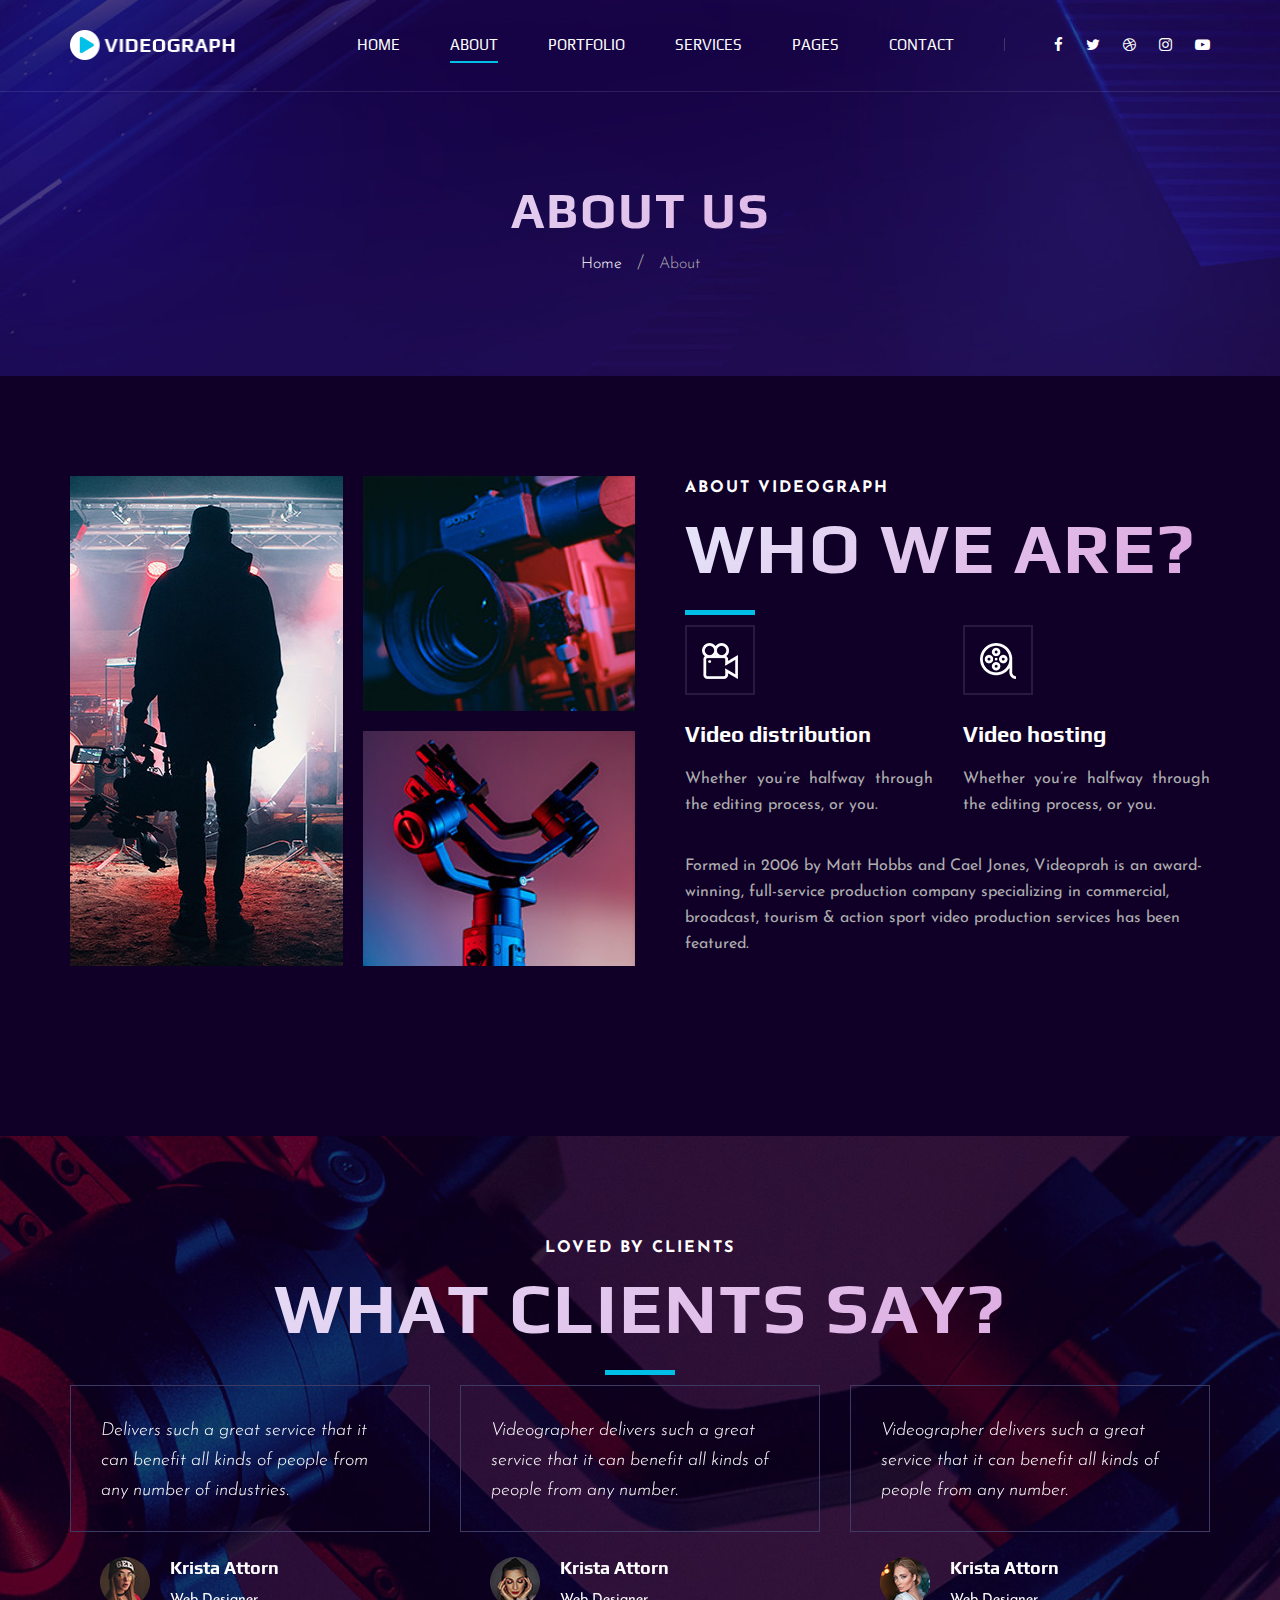
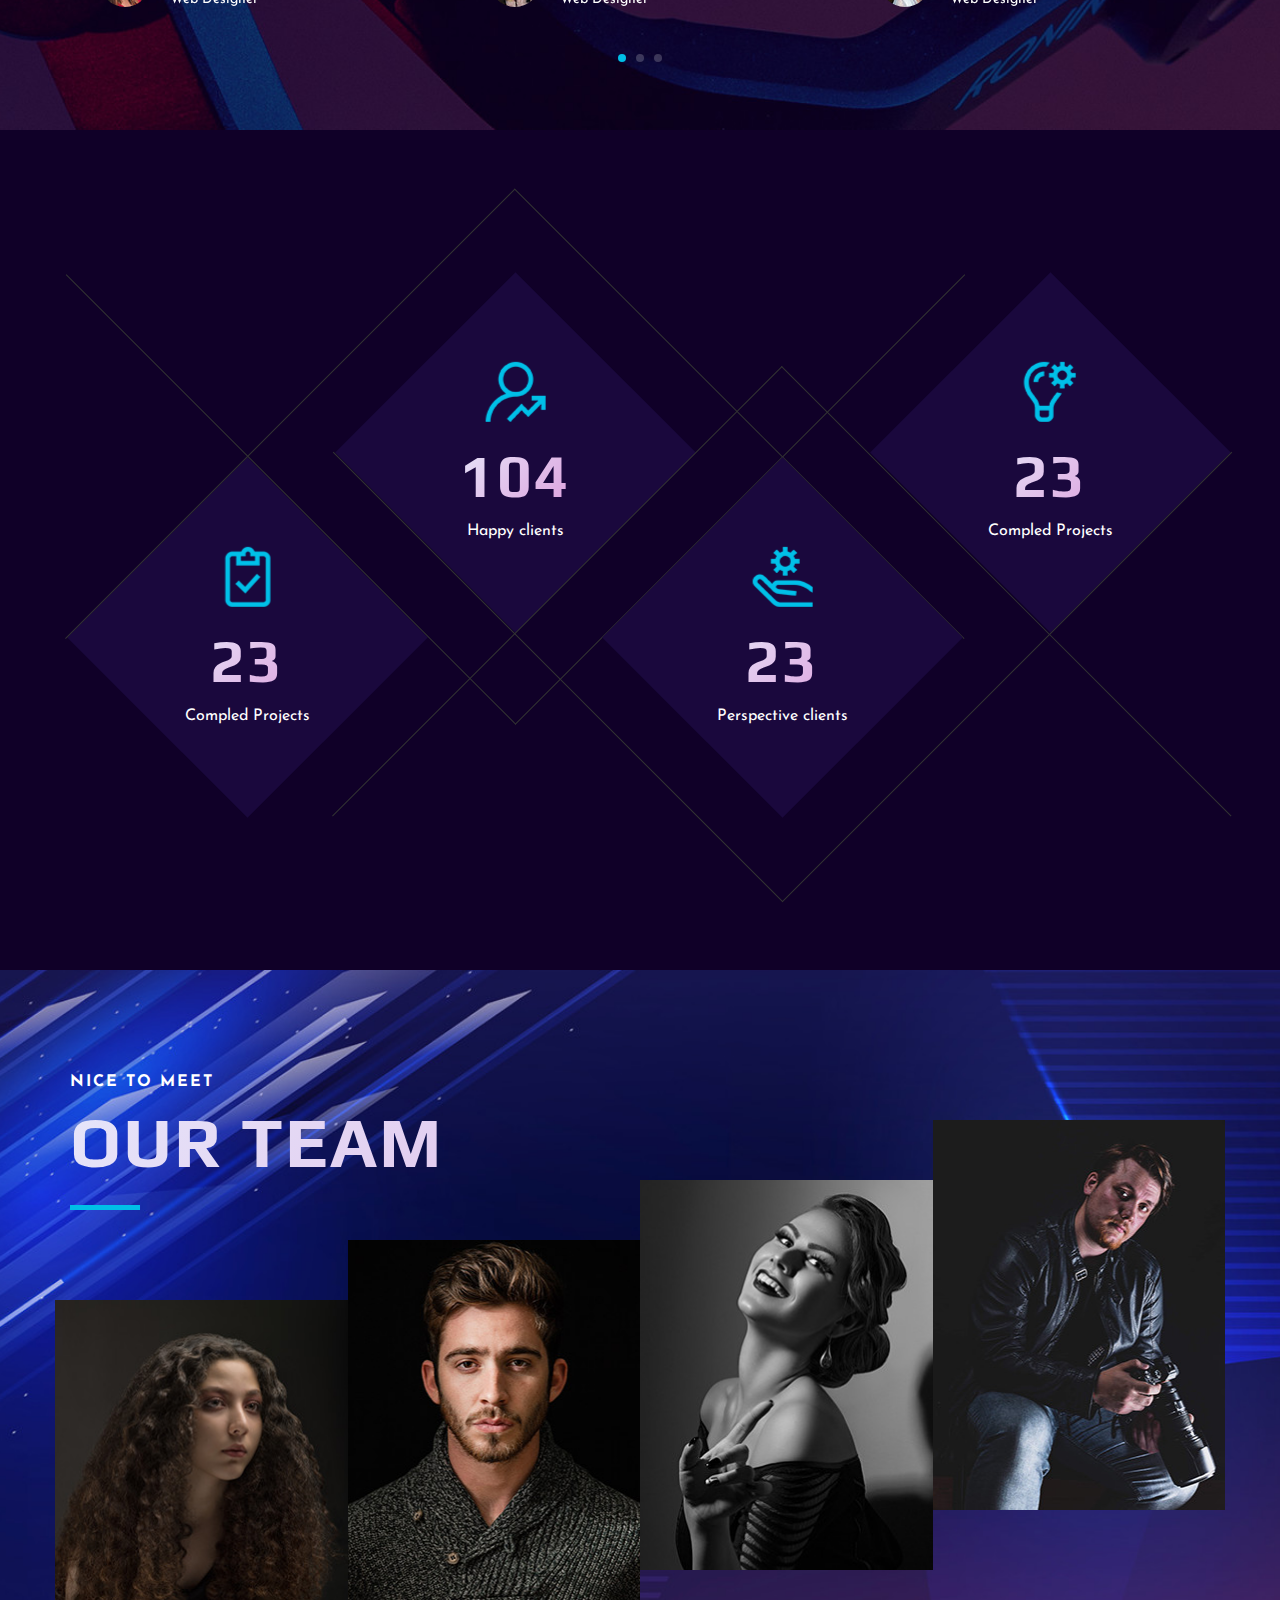
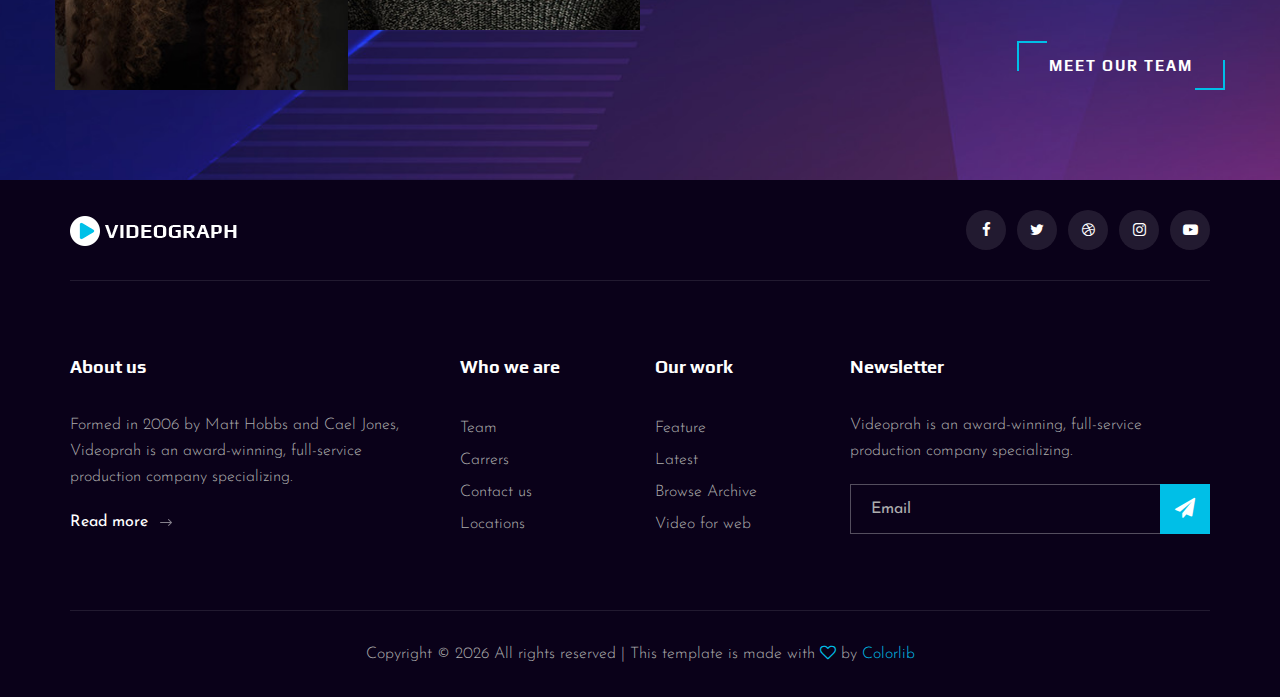
<file: docs/about.html>
<!DOCTYPE html>
<html lang="zxx">

<head>
    <meta charset="UTF-8">
    <meta name="description" content="Videograph Template">
    <meta name="keywords" content="Videograph, unica, creative, html">
    <meta name="viewport" content="width=device-width, initial-scale=1.0">
    <meta http-equiv="X-UA-Compatible" content="ie=edge">
    <title>Videograph | Template</title>

    <!-- Google Font -->
    <link href="https://fonts.googleapis.com/css2?family=Play:wght@400;700&display=swap" rel="stylesheet">
    <link href="https://fonts.googleapis.com/css2?family=Josefin+Sans:wght@300;400;500;600;700&display=swap"
        rel="stylesheet">

    <!-- Css Styles -->
    <link rel="stylesheet" href="css/bootstrap.min.css" type="text/css">
    <link rel="stylesheet" href="css/font-awesome.min.css" type="text/css">
    <link rel="stylesheet" href="css/elegant-icons.css" type="text/css">
    <link rel="stylesheet" href="css/owl.carousel.min.css" type="text/css">
    <link rel="stylesheet" href="css/magnific-popup.css" type="text/css">
    <link rel="stylesheet" href="css/slicknav.min.css" type="text/css">
    <link rel="stylesheet" href="css/style.css" type="text/css">
</head>

<body>
    <!-- Page Preloder -->
    <div id="preloder">
        <div class="loader"></div>
    </div>

    <!-- Header Section Begin -->
    <header class="header">
        <div class="container">
            <div class="row">
                <div class="col-lg-2">
                    <div class="header__logo">
                        <a href="./index.html"><img src="img/logo.png" alt=""></a>
                    </div>
                </div>
                <div class="col-lg-10">
                    <div class="header__nav__option">
                        <nav class="header__nav__menu mobile-menu">
                            <ul>
                                <li><a href="./index.html">Home</a></li>
                                <li class="active"><a href="./about.html">About</a></li>
                                <li><a href="./portfolio.html">Portfolio</a></li>
                                <li><a href="./services.html">Services</a></li>
                                <li><a href="#">Pages</a>
                                    <ul class="dropdown">
                                        <li><a href="./about.html">About</a></li>
                                        <li><a href="./portfolio.html">Portfolio</a></li>
                                        <li><a href="./blog.html">Blog</a></li>
                                        <li><a href="./blog-details.html">Blog Details</a></li>
                                    </ul>
                                </li>
                                <li><a href="./contact.html">Contact</a></li>
                            </ul>
                        </nav>
                        <div class="header__nav__social">
                            <a href="#"><i class="fa fa-facebook"></i></a>
                            <a href="#"><i class="fa fa-twitter"></i></a>
                            <a href="#"><i class="fa fa-dribbble"></i></a>
                            <a href="#"><i class="fa fa-instagram"></i></a>
                            <a href="#"><i class="fa fa-youtube-play"></i></a>
                        </div>
                    </div>
                </div>
            </div>
            <div id="mobile-menu-wrap"></div>
        </div>
    </header>
    <!-- Header End -->

    <!-- Breadcrumb Begin -->
    <div class="breadcrumb-option spad set-bg" data-setbg="img/breadcrumb-bg.jpg">
        <div class="container">
            <div class="row">
                <div class="col-lg-12 text-center">
                    <div class="breadcrumb__text">
                        <h2>About us</h2>
                        <div class="breadcrumb__links">
                            <a href="#">Home</a>
                            <span>About</span>
                        </div>
                    </div>
                </div>
            </div>
        </div>
    </div>
    <!-- Breadcrumb End -->

    <!-- About Section Begin -->
    <section class="about spad">
        <div class="container">
            <div class="row">
                <div class="col-lg-6">
                    <div class="about__pic">
                        <div class="row">
                            <div class="col-lg-6 col-md-6 col-sm-6">
                                <div class="about__pic__item about__pic__item--large set-bg"
                                    data-setbg="img/about/about-1.jpg"></div>
                            </div>
                            <div class="col-lg-6 col-md-6 col-sm-6">
                                <div class="row">
                                    <div class="col-lg-12">
                                        <div class="about__pic__item set-bg" data-setbg="img/about/about-2.jpg"></div>
                                    </div>
                                    <div class="col-lg-12">
                                        <div class="about__pic__item set-bg" data-setbg="img/about/about-3.jpg"></div>
                                    </div>
                                </div>
                            </div>
                        </div>
                    </div>
                </div>
                <div class="col-lg-6">
                    <div class="about__text">
                        <div class="section-title">
                            <span>About videograph</span>
                            <h2>WHo we are?</h2>
                        </div>
                        <div class="row">
                            <div class="col-lg-6 col-md-6 col-sm-6">
                                <div class="services__item">
                                    <div class="services__item__icon">
                                        <img src="img/icons/si-3.png" alt="">
                                    </div>
                                    <h4>Video distribution</h4>
                                    <p>Whether you’re halfway through the editing process, or you.</p>
                                </div>
                            </div>
                            <div class="col-lg-6 col-md-6 col-sm-6">
                                <div class="services__item">
                                    <div class="services__item__icon">
                                        <img src="img/icons/si-4.png" alt="">
                                    </div>
                                    <h4>Video hosting</h4>
                                    <p>Whether you’re halfway through the editing process, or you.</p>
                                </div>
                            </div>
                        </div>
                        <div class="about__text__desc">
                            <p>Formed in 2006 by Matt Hobbs and Cael Jones, Videoprah is an award-winning, full-service
                                production company specializing in commercial, broadcast, tourism & action sport video
                                production services has been featured.</p>
                        </div>
                    </div>
                </div>
            </div>
        </div>
    </section>
    <!-- About Section End -->

    <!-- Testimonial Section Begin -->
    <section class="testimonial spad set-bg" data-setbg="img/testimonial-bg.jpg">
        <div class="container">
            <div class="row">
                <div class="col-lg-12">
                    <div class="section-title center-title">
                        <span>Loved By Clients</span>
                        <h2>What clients say?</h2>
                    </div>
                </div>
            </div>
            <div class="row">
                <div class="testimonial__slider owl-carousel">
                    <div class="col-lg-4">
                        <div class="testimonial__item">
                            <div class="testimonial__text">
                                <p>Delivers such a great service that it can benefit all kinds of people from any number
                                    of industries.</p>
                            </div>
                            <div class="testimonial__author">
                                <div class="testimonial__author__pic">
                                    <img src="img/testimonial/ta-1.jpg" alt="">
                                </div>
                                <div class="testimonial__author__text">
                                    <h5>Krista Attorn</h5>
                                    <span>Web Designer</span>
                                </div>
                            </div>
                        </div>
                    </div>
                    <div class="col-lg-4">
                        <div class="testimonial__item">
                            <div class="testimonial__text">
                                <p>Videographer delivers such a great service that it can benefit all kinds of people
                                    from any number.</p>
                            </div>
                            <div class="testimonial__author">
                                <div class="testimonial__author__pic">
                                    <img src="img/testimonial/ta-2.jpg" alt="">
                                </div>
                                <div class="testimonial__author__text">
                                    <h5>Krista Attorn</h5>
                                    <span>Web Designer</span>
                                </div>
                            </div>
                        </div>
                    </div>
                    <div class="col-lg-4">
                        <div class="testimonial__item">
                            <div class="testimonial__text">
                                <p>Videographer delivers such a great service that it can benefit all kinds of people
                                    from any number.</p>
                            </div>
                            <div class="testimonial__author">
                                <div class="testimonial__author__pic">
                                    <img src="img/testimonial/ta-3.jpg" alt="">
                                </div>
                                <div class="testimonial__author__text">
                                    <h5>Krista Attorn</h5>
                                    <span>Web Designer</span>
                                </div>
                            </div>
                        </div>
                    </div>
                    <div class="col-lg-4">
                        <div class="testimonial__item">
                            <div class="testimonial__text">
                                <p>Delivers such a great service that it can benefit all kinds of people from any number
                                    of industries.</p>
                            </div>
                            <div class="testimonial__author">
                                <div class="testimonial__author__pic">
                                    <img src="img/testimonial/ta-1.jpg" alt="">
                                </div>
                                <div class="testimonial__author__text">
                                    <h5>Krista Attorn</h5>
                                    <span>Web Designer</span>
                                </div>
                            </div>
                        </div>
                    </div>
                    <div class="col-lg-4">
                        <div class="testimonial__item">
                            <div class="testimonial__text">
                                <p>Videographer delivers such a great service that it can benefit all kinds of people
                                    from any number.</p>
                            </div>
                            <div class="testimonial__author">
                                <div class="testimonial__author__pic">
                                    <img src="img/testimonial/ta-2.jpg" alt="">
                                </div>
                                <div class="testimonial__author__text">
                                    <h5>Krista Attorn</h5>
                                    <span>Web Designer</span>
                                </div>
                            </div>
                        </div>
                    </div>
                </div>
            </div>
        </div>
    </section>
    <!-- Testimonial Section End -->

    <!-- Counter Section Begin -->
    <section class="counter">
        <div class="container">
            <div class="counter__content">
                <div class="row">
                    <div class="col-lg-3 col-md-6 col-sm-6">
                        <div class="counter__item">
                            <div class="counter__item__text">
                                <img src="img/icons/ci-1.png" alt="">
                                <h2 class="counter_num">230</h2>
                                <p>Compled Projects</p>
                            </div>
                        </div>
                    </div>
                    <div class="col-lg-3 col-md-6 col-sm-6">
                        <div class="counter__item second__item">
                            <div class="counter__item__text">
                                <img src="img/icons/ci-2.png" alt="">
                                <h2 class="counter_num">1068</h2>
                                <p>Happy clients</p>
                            </div>
                        </div>
                    </div>
                    <div class="col-lg-3 col-md-6 col-sm-6">
                        <div class="counter__item third__item">
                            <div class="counter__item__text">
                                <img src="img/icons/ci-3.png" alt="">
                                <h2 class="counter_num">230</h2>
                                <p>Perspective clients</p>
                            </div>
                        </div>
                    </div>
                    <div class="col-lg-3 col-md-6 col-sm-6">
                        <div class="counter__item four__item">
                            <div class="counter__item__text">
                                <img src="img/icons/ci-4.png" alt="">
                                <h2 class="counter_num">230</h2>
                                <p>Compled Projects</p>
                            </div>
                        </div>
                    </div>
                </div>
            </div>
        </div>
    </section>
    <!-- Counter Section End -->

    <!-- Team Section Begin -->
    <section class="team spad set-bg" data-setbg="img/team-bg.jpg">
        <div class="container">
            <div class="row">
                <div class="col-lg-12">
                    <div class="section-title team__title">
                        <span>Nice to meet</span>
                        <h2>OUR Team</h2>
                    </div>
                </div>
            </div>
            <div class="row">
                <div class="col-lg-3 col-md-6 col-sm-6 p-0">
                    <div class="team__item set-bg" data-setbg="img/team/team-1.jpg">
                        <div class="team__item__text">
                            <h4>AMANDA STONE</h4>
                            <p>Videographer</p>
                            <div class="team__item__social">
                                <a href="#"><i class="fa fa-facebook"></i></a>
                                <a href="#"><i class="fa fa-twitter"></i></a>
                                <a href="#"><i class="fa fa-dribbble"></i></a>
                                <a href="#"><i class="fa fa-instagram"></i></a>
                            </div>
                        </div>
                    </div>
                </div>
                <div class="col-lg-3 col-md-6 col-sm-6 p-0">
                    <div class="team__item team__item--second set-bg" data-setbg="img/team/team-2.jpg">
                        <div class="team__item__text">
                            <h4>AMANDA STONE</h4>
                            <p>Videographer</p>
                            <div class="team__item__social">
                                <a href="#"><i class="fa fa-facebook"></i></a>
                                <a href="#"><i class="fa fa-twitter"></i></a>
                                <a href="#"><i class="fa fa-dribbble"></i></a>
                                <a href="#"><i class="fa fa-instagram"></i></a>
                            </div>
                        </div>
                    </div>
                </div>
                <div class="col-lg-3 col-md-6 col-sm-6 p-0">
                    <div class="team__item team__item--third set-bg" data-setbg="img/team/team-3.jpg">
                        <div class="team__item__text">
                            <h4>AMANDA STONE</h4>
                            <p>Videographer</p>
                            <div class="team__item__social">
                                <a href="#"><i class="fa fa-facebook"></i></a>
                                <a href="#"><i class="fa fa-twitter"></i></a>
                                <a href="#"><i class="fa fa-dribbble"></i></a>
                                <a href="#"><i class="fa fa-instagram"></i></a>
                            </div>
                        </div>
                    </div>
                </div>
                <div class="col-lg-3 col-md-6 col-sm-6 p-0">
                    <div class="team__item team__item--four set-bg" data-setbg="img/team/team-4.jpg">
                        <div class="team__item__text">
                            <h4>AMANDA STONE</h4>
                            <p>Videographer</p>
                            <div class="team__item__social">
                                <a href="#"><i class="fa fa-facebook"></i></a>
                                <a href="#"><i class="fa fa-twitter"></i></a>
                                <a href="#"><i class="fa fa-dribbble"></i></a>
                                <a href="#"><i class="fa fa-instagram"></i></a>
                            </div>
                        </div>
                    </div>
                </div>
                <div class="col-lg-12 p-0">
                    <div class="team__btn">
                        <a href="#" class="primary-btn">Meet Our Team</a>
                    </div>
                </div>
            </div>
        </div>
    </section>
    <!-- Team Section End -->

    <!-- Footer Section Begin -->
    <footer class="footer">
        <div class="container">
            <div class="footer__top">
                <div class="row">
                    <div class="col-lg-6 col-md-6">
                        <div class="footer__top__logo">
                            <a href="#"><img src="img/logo.png" alt=""></a>
                        </div>
                    </div>
                    <div class="col-lg-6 col-md-6">
                        <div class="footer__top__social">
                            <a href="#"><i class="fa fa-facebook"></i></a>
                            <a href="#"><i class="fa fa-twitter"></i></a>
                            <a href="#"><i class="fa fa-dribbble"></i></a>
                            <a href="#"><i class="fa fa-instagram"></i></a>
                            <a href="#"><i class="fa fa-youtube-play"></i></a>
                        </div>
                    </div>
                </div>
            </div>
            <div class="footer__option">
                <div class="row">
                    <div class="col-lg-4 col-md-6 col-sm-6">
                        <div class="footer__option__item">
                            <h5>About us</h5>
                            <p>Formed in 2006 by Matt Hobbs and Cael Jones, Videoprah is an award-winning, full-service
                                production company specializing.</p>
                            <a href="#" class="read__more">Read more <span class="arrow_right"></span></a>
                        </div>
                    </div>
                    <div class="col-lg-2 col-md-3 col-sm-3">
                        <div class="footer__option__item">
                            <h5>Who we are</h5>
                            <ul>
                                <li><a href="#">Team</a></li>
                                <li><a href="#">Carrers</a></li>
                                <li><a href="#">Contact us</a></li>
                                <li><a href="#">Locations</a></li>
                            </ul>
                        </div>
                    </div>
                    <div class="col-lg-2 col-md-3 col-sm-3">
                        <div class="footer__option__item">
                            <h5>Our work</h5>
                            <ul>
                                <li><a href="#">Feature</a></li>
                                <li><a href="#">Latest</a></li>
                                <li><a href="#">Browse Archive</a></li>
                                <li><a href="#">Video for web</a></li>
                            </ul>
                        </div>
                    </div>
                    <div class="col-lg-4 col-md-12">
                        <div class="footer__option__item">
                            <h5>Newsletter</h5>
                            <p>Videoprah is an award-winning, full-service production company specializing.</p>
                            <form action="#">
                                <input type="text" placeholder="Email">
                                <button type="submit"><i class="fa fa-send"></i></button>
                            </form>
                        </div>
                    </div>
                </div>
            </div>
            <div class="footer__copyright">
                <div class="row">
                    <div class="col-lg-12 text-center">
                        <!-- Link back to Colorlib can't be removed. Template is licensed under CC BY 3.0. -->
                        <p class="footer__copyright__text">Copyright &copy;
                            <script>
                                document.write(new Date().getFullYear());
                            </script>
                            All rights reserved | This template is made with <i class="fa fa-heart-o"
                                aria-hidden="true"></i> by <a href="https://colorlib.com" target="_blank">Colorlib</a>
                        </p>
                        <!-- Link back to Colorlib can't be removed. Template is licensed under CC BY 3.0. -->
                    </div>
                </div>
            </div>
        </div>
    </footer>
    <!-- Footer Section End -->

    <!-- Js Plugins -->
    <script src="js/jquery-3.3.1.min.js"></script>
    <script src="js/bootstrap.min.js"></script>
    <script src="js/jquery.magnific-popup.min.js"></script>
    <script src="js/mixitup.min.js"></script>
    <script src="js/masonry.pkgd.min.js"></script>
    <script src="js/jquery.slicknav.js"></script>
    <script src="js/owl.carousel.min.js"></script>
    <script src="js/main.js"></script>
</body>

</html>
</file>
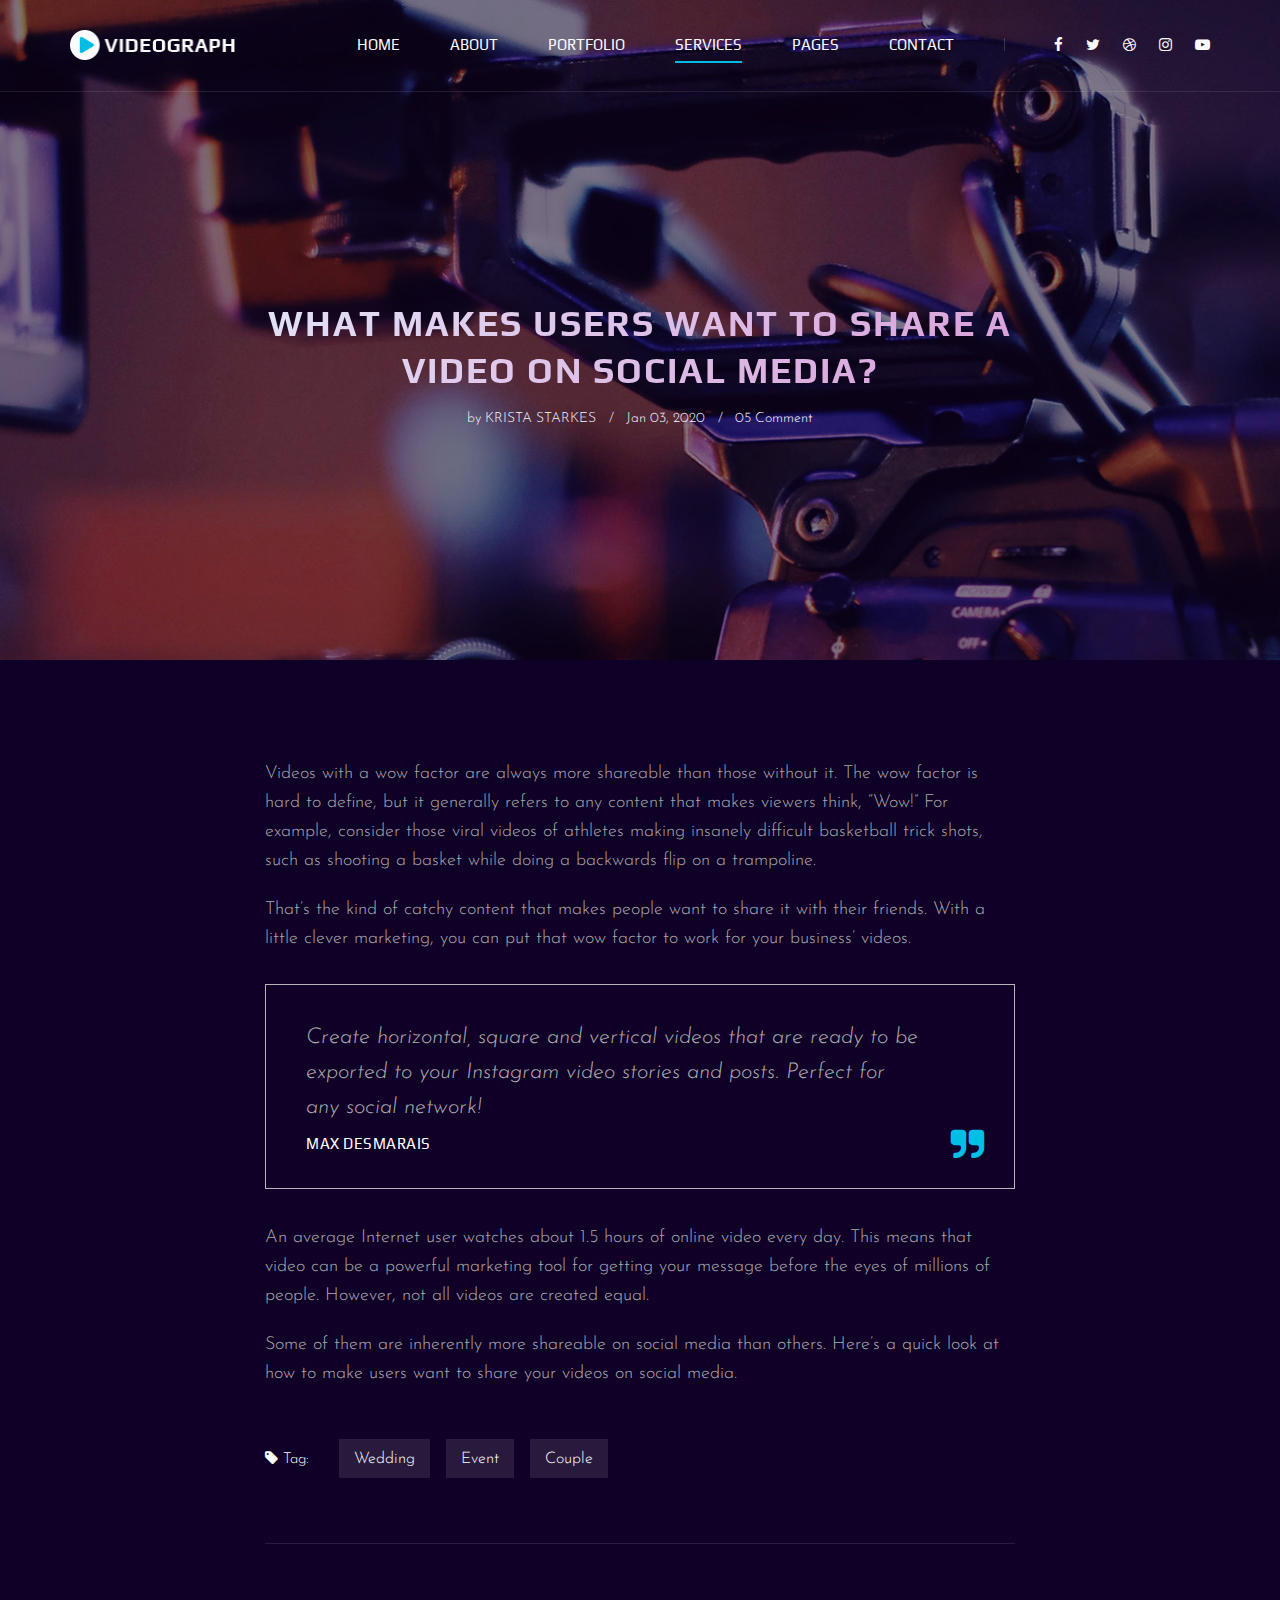
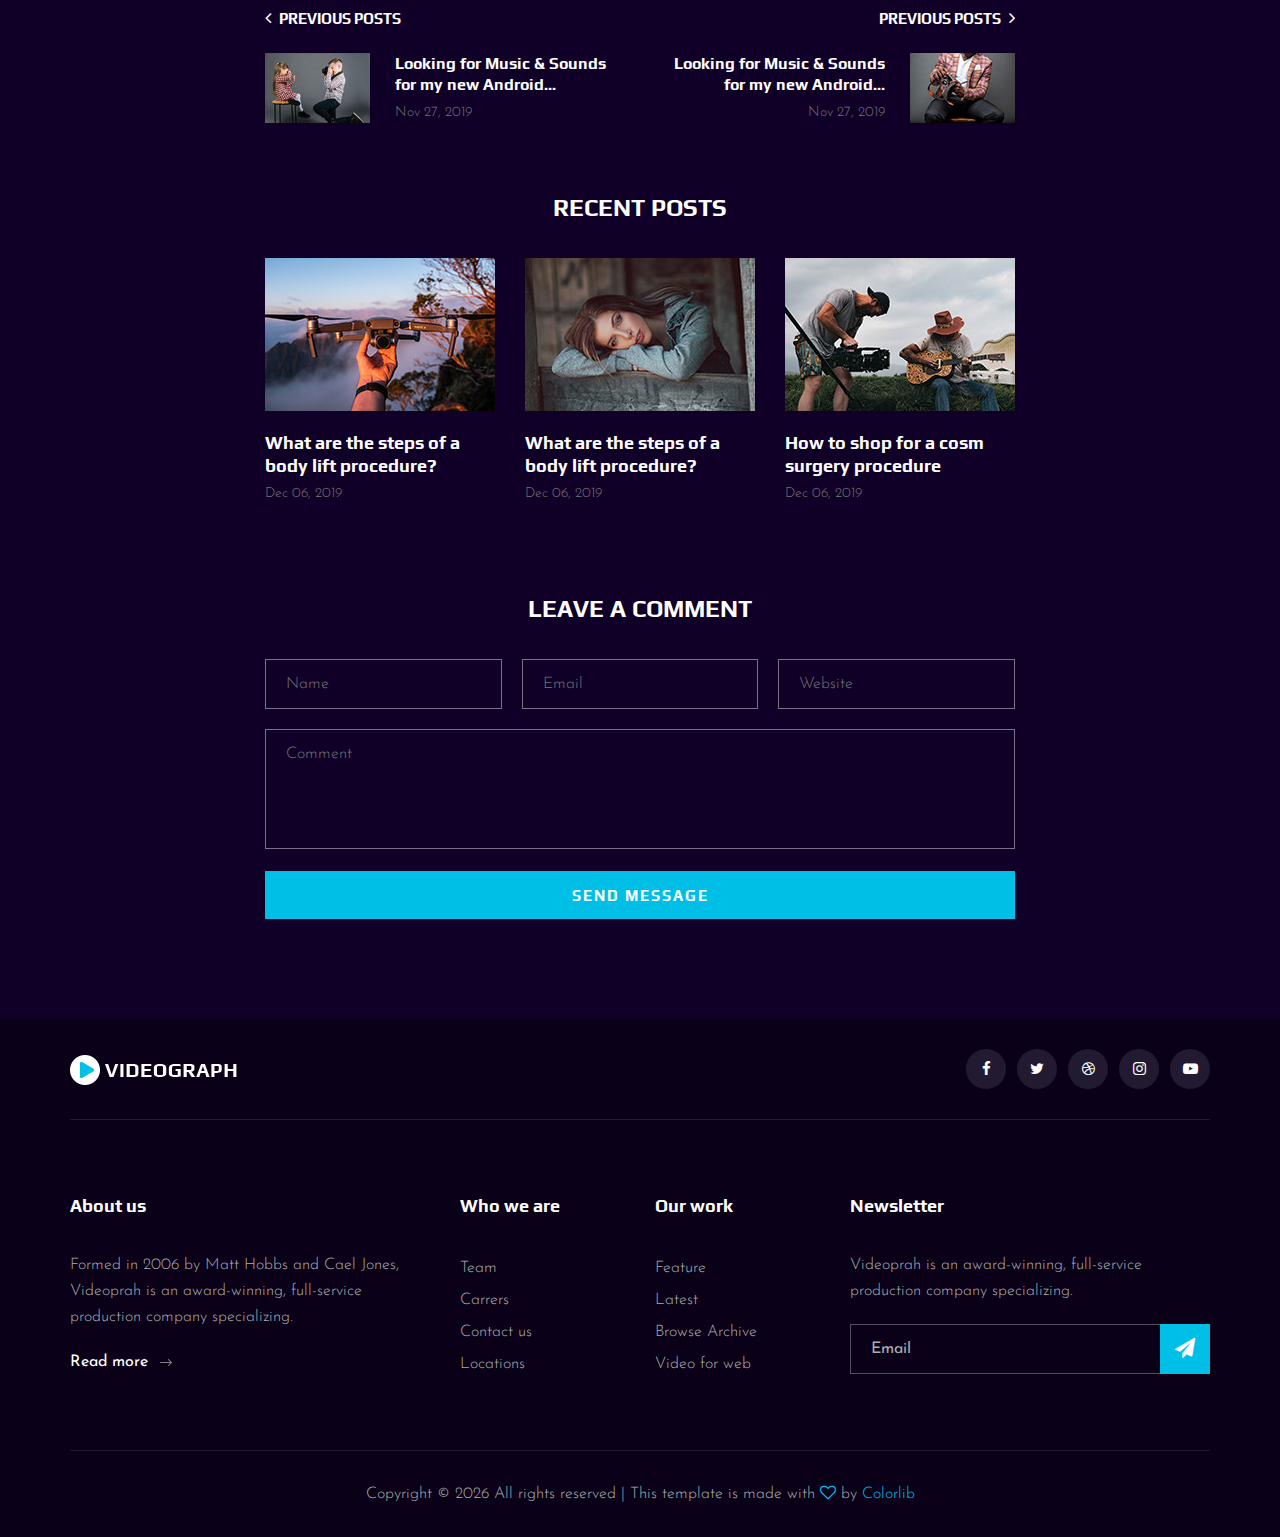
<file: docs/blog-details.html>
<!DOCTYPE html>
<html lang="zxx">

<head>
    <meta charset="UTF-8">
    <meta name="description" content="Videograph Template">
    <meta name="keywords" content="Videograph, unica, creative, html">
    <meta name="viewport" content="width=device-width, initial-scale=1.0">
    <meta http-equiv="X-UA-Compatible" content="ie=edge">
    <title>Videograph | Template</title>

    <!-- Google Font -->
    <link href="https://fonts.googleapis.com/css2?family=Play:wght@400;700&display=swap" rel="stylesheet">
    <link href="https://fonts.googleapis.com/css2?family=Josefin+Sans:wght@300;400;500;600;700&display=swap"
        rel="stylesheet">

    <!-- Css Styles -->
    <link rel="stylesheet" href="css/bootstrap.min.css" type="text/css">
    <link rel="stylesheet" href="css/font-awesome.min.css" type="text/css">
    <link rel="stylesheet" href="css/elegant-icons.css" type="text/css">
    <link rel="stylesheet" href="css/owl.carousel.min.css" type="text/css">
    <link rel="stylesheet" href="css/magnific-popup.css" type="text/css">
    <link rel="stylesheet" href="css/slicknav.min.css" type="text/css">
    <link rel="stylesheet" href="css/style.css" type="text/css">
</head>

<body>
    <!-- Page Preloder -->
    <div id="preloder">
        <div class="loader"></div>
    </div>

    <!-- Header Section Begin -->
    <header class="header">
        <div class="container">
            <div class="row">
                <div class="col-lg-2">
                    <div class="header__logo">
                        <a href="./index.html"><img src="img/logo.png" alt=""></a>
                    </div>
                </div>
                <div class="col-lg-10">
                    <div class="header__nav__option">
                        <nav class="header__nav__menu mobile-menu">
                            <ul>
                                <li><a href="./index.html">Home</a></li>
                                <li><a href="./about.html">About</a></li>
                                <li><a href="./portfolio.html">Portfolio</a></li>
                                <li class="active"><a href="./services.html">Services</a></li>
                                <li><a href="#">Pages</a>
                                    <ul class="dropdown">
                                        <li><a href="./about.html">About</a></li>
                                        <li><a href="./portfolio.html">Portfolio</a></li>
                                        <li><a href="./blog.html">Blog</a></li>
                                        <li><a href="./blog-details.html">Blog Details</a></li>
                                    </ul>
                                </li>
                                <li><a href="./contact.html">Contact</a></li>
                            </ul>
                        </nav>
                        <div class="header__nav__social">
                            <a href="#"><i class="fa fa-facebook"></i></a>
                            <a href="#"><i class="fa fa-twitter"></i></a>
                            <a href="#"><i class="fa fa-dribbble"></i></a>
                            <a href="#"><i class="fa fa-instagram"></i></a>
                            <a href="#"><i class="fa fa-youtube-play"></i></a>
                        </div>
                    </div>
                </div>
            </div>
            <div id="mobile-menu-wrap"></div>
        </div>
    </header>
    <!-- Header End -->

    <!-- Blog Details Hero Begin -->
    <section class="blog-hero spad set-bg" data-setbg="img/blog/blog-hero.jpg">
        <div class="container">
            <div class="row d-flex justify-content-center">
                <div class="col-lg-8">
                    <div class="blog__hero__text">
                        <h2>WHAT MAKES USERS WANT TO SHARE A VIDEO ON SOCIAL MEDIA?</h2>
                        <ul>
                            <li>by <span>Krista Starkes</span></li>
                            <li>Jan 03, 2020</li>
                            <li>05 Comment</li>
                        </ul>
                    </div>
                </div>
            </div>
        </div>
    </section>
    <!-- Blog Details Hero End -->

    <!-- Blog Details Section Begin -->
    <div class="blog-details spad">
        <div class="container">
            <div class="row d-flex justify-content-center">
                <div class="col-lg-8">
                    <div class="blog__details__content">
                        <div class="blog__details__text">
                            <p>Videos with a wow factor are always more shareable than those without it. The wow factor
                                is hard to define, but it generally refers to any content that makes viewers think,
                                “Wow!” For example, consider those viral videos of athletes making insanely difficult
                                basketball trick shots, such as shooting a basket while doing a backwards flip on a
                                trampoline.</p>
                            <p>That’s the kind of catchy content that makes people want to share it with their friends.
                                With a little clever marketing, you can put that wow factor to work for your business’
                                videos.</p>
                        </div>
                        <div class="blog__details__quote">
                            <p>Create horizontal, square and vertical videos that are ready to be exported to your
                                Instagram video stories and posts. Perfect for any social network!</p>
                            <h6>Max Desmarais</h6>
                            <i class="fa fa-quote-right"></i>
                        </div>
                        <div class="blog__details__desc">
                            <p>An average Internet user watches about 1.5 hours of online video every day. This means
                                that video can be a powerful marketing tool for getting your message before the eyes of
                                millions of people. However, not all videos are created equal.</p>
                            <p>Some of them are inherently more shareable on social media than others. Here’s a quick
                                look at how to make users want to share your videos on social media.</p>
                        </div>
                        <div class="blog__details__tags">
                            <span><i class="fa fa-tag"></i> Tag:</span>
                            <a href="#">Wedding</a>
                            <a href="#">Event</a>
                            <a href="#">Couple</a>
                        </div>
                        <div class="blog__details__option">
                            <div class="row">
                                <div class="col-lg-6 col-md-6 col-sm-6">
                                    <a href="#" class="blog__details__option__item">
                                        <h5><i class="fa fa-angle-left"></i> Previous posts</h5>
                                        <div class="blog__details__option__item__img">
                                            <img src="img/blog/prev.jpg" alt="">
                                        </div>
                                        <div class="blog__details__option__item__text">
                                            <h6>Looking for Music & Sounds for my new Android...</h6>
                                            <span>Nov 27, 2019</span>
                                        </div>
                                    </a>
                                </div>
                                <div class="col-lg-6 col-md-6 col-sm-6">
                                    <a href="#" class="blog__details__option__item blog__details__option__item--right">
                                        <h5>Previous posts <i class="fa fa-angle-right"></i></h5>
                                        <div class="blog__details__option__item__img">
                                            <img src="img/blog/next.jpg" alt="">
                                        </div>
                                        <div class="blog__details__option__item__text">
                                            <h6>Looking for Music & Sounds for my new Android...</h6>
                                            <span>Nov 27, 2019</span>
                                        </div>
                                    </a>
                                </div>
                            </div>
                        </div>
                        <div class="blog__details__recent">
                            <h4>Recent Posts</h4>
                            <div class="row">
                                <div class="col-lg-4 col-md-6 col-sm-6">
                                    <div class="blog__details__recent__item">
                                        <img src="img/blog/ri-1.jpg" alt="">
                                        <h5>What are the steps of a body lift procedure?</h5>
                                        <span>Dec 06, 2019</span>
                                    </div>
                                </div>
                                <div class="col-lg-4 col-md-6 col-sm-6">
                                    <div class="blog__details__recent__item">
                                        <img src="img/blog/ri-2.jpg" alt="">
                                        <h5>What are the steps of a body lift procedure?</h5>
                                        <span>Dec 06, 2019</span>
                                    </div>
                                </div>
                                <div class="col-lg-4 col-md-6 col-sm-6">
                                    <div class="blog__details__recent__item">
                                        <img src="img/blog/ri-3.jpg" alt="">
                                        <h5>How to shop for a cosm surgery procedure</h5>
                                        <span>Dec 06, 2019</span>
                                    </div>
                                </div>
                            </div>
                        </div>
                        <div class="blog__details__comment">
                            <h4>Leave a comment</h4>
                            <form action="#">
                                <div class="input__list">
                                    <input type="text" placeholder="Name">
                                    <input type="text" placeholder="Email">
                                    <input type="text" placeholder="Website">
                                </div>
                                <textarea placeholder="Comment"></textarea>
                                <button type="submit" class="site-btn">Send Message</button>
                            </form>
                        </div>
                    </div>
                </div>
            </div>
        </div>
    </div>
    <!-- Blog Details Section End -->

    <!-- Footer Section Begin -->
    <footer class="footer">
        <div class="container">
            <div class="footer__top">
                <div class="row">
                    <div class="col-lg-6 col-md-6">
                        <div class="footer__top__logo">
                            <a href="#"><img src="img/logo.png" alt=""></a>
                        </div>
                    </div>
                    <div class="col-lg-6 col-md-6">
                        <div class="footer__top__social">
                            <a href="#"><i class="fa fa-facebook"></i></a>
                            <a href="#"><i class="fa fa-twitter"></i></a>
                            <a href="#"><i class="fa fa-dribbble"></i></a>
                            <a href="#"><i class="fa fa-instagram"></i></a>
                            <a href="#"><i class="fa fa-youtube-play"></i></a>
                        </div>
                    </div>
                </div>
            </div>
            <div class="footer__option">
                <div class="row">
                    <div class="col-lg-4 col-md-6 col-sm-6">
                        <div class="footer__option__item">
                            <h5>About us</h5>
                            <p>Formed in 2006 by Matt Hobbs and Cael Jones, Videoprah is an award-winning, full-service
                                production company specializing.</p>
                            <a href="#" class="read__more">Read more <span class="arrow_right"></span></a>
                        </div>
                    </div>
                    <div class="col-lg-2 col-md-3 col-sm-3">
                        <div class="footer__option__item">
                            <h5>Who we are</h5>
                            <ul>
                                <li><a href="#">Team</a></li>
                                <li><a href="#">Carrers</a></li>
                                <li><a href="#">Contact us</a></li>
                                <li><a href="#">Locations</a></li>
                            </ul>
                        </div>
                    </div>
                    <div class="col-lg-2 col-md-3 col-sm-3">
                        <div class="footer__option__item">
                            <h5>Our work</h5>
                            <ul>
                                <li><a href="#">Feature</a></li>
                                <li><a href="#">Latest</a></li>
                                <li><a href="#">Browse Archive</a></li>
                                <li><a href="#">Video for web</a></li>
                            </ul>
                        </div>
                    </div>
                    <div class="col-lg-4 col-md-12">
                        <div class="footer__option__item">
                            <h5>Newsletter</h5>
                            <p>Videoprah is an award-winning, full-service production company specializing.</p>
                            <form action="#">
                                <input type="text" placeholder="Email">
                                <button type="submit"><i class="fa fa-send"></i></button>
                            </form>
                        </div>
                    </div>
                </div>
            </div>
            <div class="footer__copyright">
                <div class="row">
                    <div class="col-lg-12 text-center">
                        <!-- Link back to Colorlib can't be removed. Template is licensed under CC BY 3.0. -->
                        <p class="footer__copyright__text">Copyright &copy;
                            <script>
                                document.write(new Date().getFullYear());
                            </script>
                            All rights reserved | This template is made with <i class="fa fa-heart-o"
                                aria-hidden="true"></i> by <a href="https://colorlib.com" target="_blank">Colorlib</a>
                        </p>
                        <!-- Link back to Colorlib can't be removed. Template is licensed under CC BY 3.0. -->
                    </div>
                </div>
            </div>
        </div>
    </footer>
    <!-- Footer Section End -->

    <!-- Js Plugins -->
    <script src="js/jquery-3.3.1.min.js"></script>
    <script src="js/bootstrap.min.js"></script>
    <script src="js/jquery.magnific-popup.min.js"></script>
    <script src="js/mixitup.min.js"></script>
    <script src="js/masonry.pkgd.min.js"></script>
    <script src="js/jquery.slicknav.js"></script>
    <script src="js/owl.carousel.min.js"></script>
    <script src="js/main.js"></script>
</body>

</html>
</file>
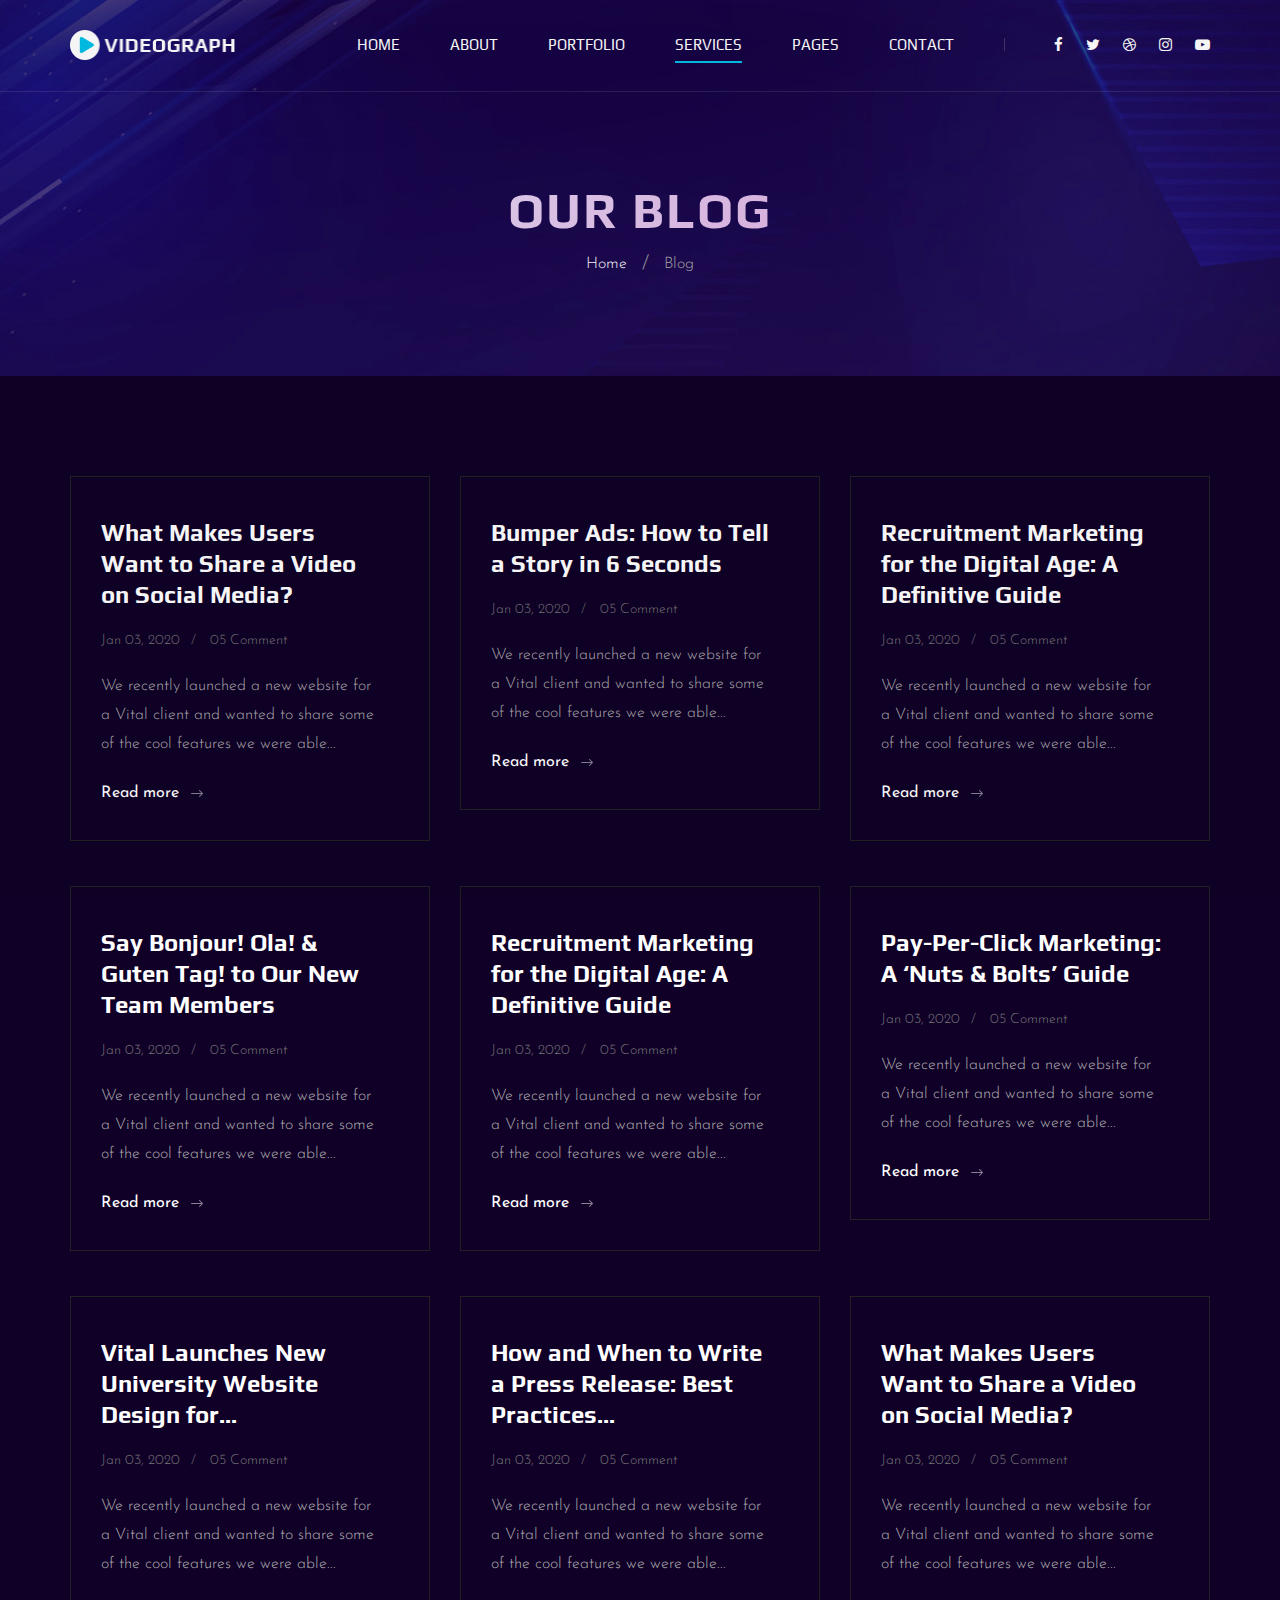
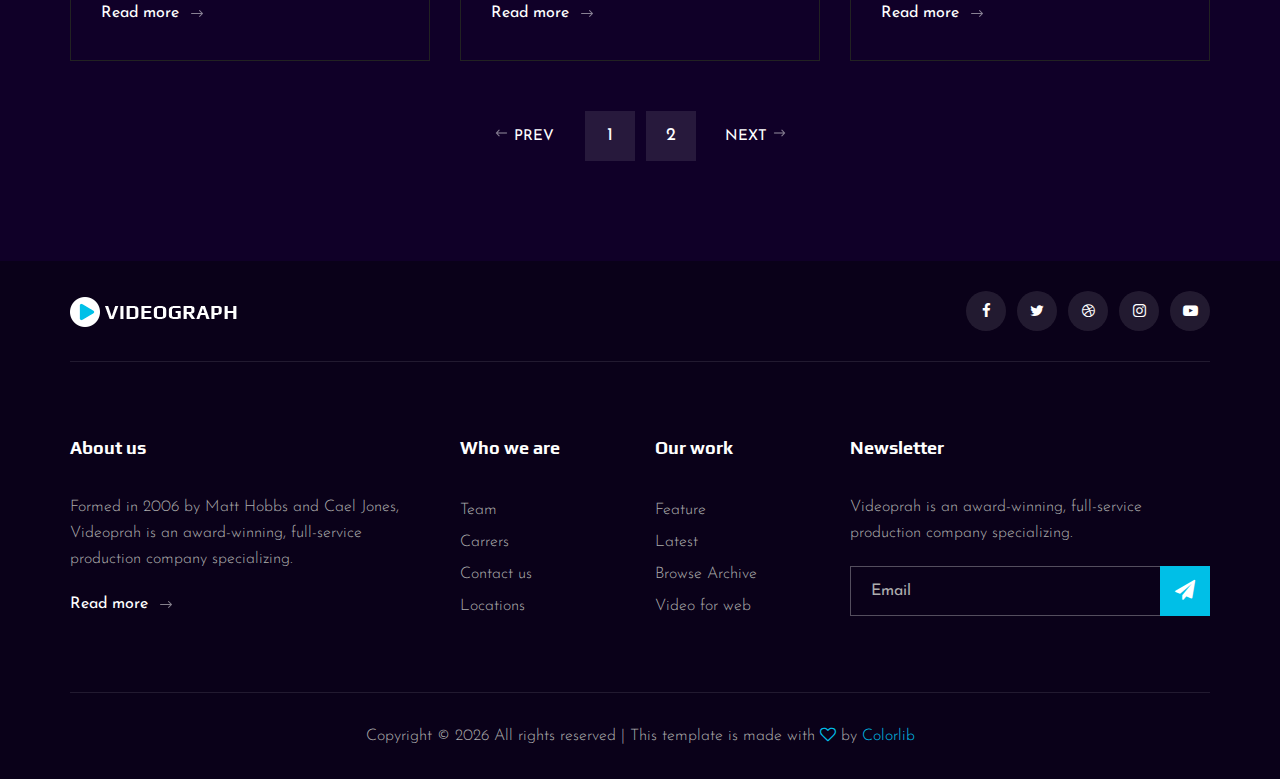
<file: docs/blog.html>
<!DOCTYPE html>
<html lang="zxx">

<head>
    <meta charset="UTF-8">
    <meta name="description" content="Videograph Template">
    <meta name="keywords" content="Videograph, unica, creative, html">
    <meta name="viewport" content="width=device-width, initial-scale=1.0">
    <meta http-equiv="X-UA-Compatible" content="ie=edge">
    <title>Videograph | Template</title>

    <!-- Google Font -->
    <link href="https://fonts.googleapis.com/css2?family=Play:wght@400;700&display=swap" rel="stylesheet">
    <link href="https://fonts.googleapis.com/css2?family=Josefin+Sans:wght@300;400;500;600;700&display=swap"
        rel="stylesheet">

    <!-- Css Styles -->
    <link rel="stylesheet" href="css/bootstrap.min.css" type="text/css">
    <link rel="stylesheet" href="css/font-awesome.min.css" type="text/css">
    <link rel="stylesheet" href="css/elegant-icons.css" type="text/css">
    <link rel="stylesheet" href="css/owl.carousel.min.css" type="text/css">
    <link rel="stylesheet" href="css/magnific-popup.css" type="text/css">
    <link rel="stylesheet" href="css/slicknav.min.css" type="text/css">
    <link rel="stylesheet" href="css/style.css" type="text/css">
</head>

<body>
    <!-- Page Preloder -->
    <div id="preloder">
        <div class="loader"></div>
    </div>

    <!-- Header Section Begin -->
    <header class="header">
        <div class="container">
            <div class="row">
                <div class="col-lg-2">
                    <div class="header__logo">
                        <a href="./index.html"><img src="img/logo.png" alt=""></a>
                    </div>
                </div>
                <div class="col-lg-10">
                    <div class="header__nav__option">
                        <nav class="header__nav__menu mobile-menu">
                            <ul>
                                <li><a href="./index.html">Home</a></li>
                                <li><a href="./about.html">About</a></li>
                                <li><a href="./portfolio.html">Portfolio</a></li>
                                <li class="active"><a href="./services.html">Services</a></li>
                                <li><a href="#">Pages</a>
                                    <ul class="dropdown">
                                        <li><a href="./about.html">About</a></li>
                                        <li><a href="./portfolio.html">Portfolio</a></li>
                                        <li><a href="./blog.html">Blog</a></li>
                                        <li><a href="./blog-details.html">Blog Details</a></li>
                                    </ul>
                                </li>
                                <li><a href="./contact.html">Contact</a></li>
                            </ul>
                        </nav>
                        <div class="header__nav__social">
                            <a href="#"><i class="fa fa-facebook"></i></a>
                            <a href="#"><i class="fa fa-twitter"></i></a>
                            <a href="#"><i class="fa fa-dribbble"></i></a>
                            <a href="#"><i class="fa fa-instagram"></i></a>
                            <a href="#"><i class="fa fa-youtube-play"></i></a>
                        </div>
                    </div>
                </div>
            </div>
            <div id="mobile-menu-wrap"></div>
        </div>
    </header>
    <!-- Header End -->

    <!-- Breadcrumb Begin -->
    <div class="breadcrumb-option spad set-bg" data-setbg="img/breadcrumb-bg.jpg">
        <div class="container">
            <div class="row">
                <div class="col-lg-12 text-center">
                    <div class="breadcrumb__text">
                        <h2>Our Blog</h2>
                        <div class="breadcrumb__links">
                            <a href="#">Home</a>
                            <span>Blog</span>
                        </div>
                    </div>
                </div>
            </div>
        </div>
    </div>
    <!-- Breadcrumb End -->

    <!-- Blog Section Begin -->
    <section class="blog spad">
        <div class="container">
            <div class="row">
                <div class="col-lg-4 col-md-6 col-sm-6">
                    <div class="blog__item">
                        <h4>What Makes Users Want to Share a Video on Social Media?</h4>
                        <ul>
                            <li>Jan 03, 2020</li>
                            <li>05 Comment</li>
                        </ul>
                        <p>We recently launched a new website for a Vital client and wanted to share some of the cool
                            features we were able...</p>
                        <a href="#">Read more <span class="arrow_right"></span></a>
                    </div>
                </div>
                <div class="col-lg-4 col-md-6 col-sm-6">
                    <div class="blog__item">
                        <h4>Bumper Ads: How to Tell a Story in 6 Seconds</h4>
                        <ul>
                            <li>Jan 03, 2020</li>
                            <li>05 Comment</li>
                        </ul>
                        <p>We recently launched a new website for a Vital client and wanted to share some of the cool
                            features we were able...</p>
                        <a href="#">Read more <span class="arrow_right"></span></a>
                    </div>
                </div>
                <div class="col-lg-4 col-md-6 col-sm-6">
                    <div class="blog__item">
                        <h4>Recruitment Marketing for the Digital Age: A Definitive Guide</h4>
                        <ul>
                            <li>Jan 03, 2020</li>
                            <li>05 Comment</li>
                        </ul>
                        <p>We recently launched a new website for a Vital client and wanted to share some of the cool
                            features we were able...</p>
                        <a href="#">Read more <span class="arrow_right"></span></a>
                    </div>
                </div>
                <div class="col-lg-4 col-md-6 col-sm-6">
                    <div class="blog__item">
                        <h4>Say Bonjour! Ola! & Guten Tag! to Our New Team Members</h4>
                        <ul>
                            <li>Jan 03, 2020</li>
                            <li>05 Comment</li>
                        </ul>
                        <p>We recently launched a new website for a Vital client and wanted to share some of the cool
                            features we were able...</p>
                        <a href="#">Read more <span class="arrow_right"></span></a>
                    </div>
                </div>
                <div class="col-lg-4 col-md-6 col-sm-6">
                    <div class="blog__item">
                        <h4>Recruitment Marketing for the Digital Age: A Definitive Guide</h4>
                        <ul>
                            <li>Jan 03, 2020</li>
                            <li>05 Comment</li>
                        </ul>
                        <p>We recently launched a new website for a Vital client and wanted to share some of the cool
                            features we were able...</p>
                        <a href="#">Read more <span class="arrow_right"></span></a>
                    </div>
                </div>
                <div class="col-lg-4 col-md-6 col-sm-6">
                    <div class="blog__item">
                        <h4>Pay-Per-Click Marketing: A ‘Nuts & Bolts’ Guide</h4>
                        <ul>
                            <li>Jan 03, 2020</li>
                            <li>05 Comment</li>
                        </ul>
                        <p>We recently launched a new website for a Vital client and wanted to share some of the cool
                            features we were able...</p>
                        <a href="#">Read more <span class="arrow_right"></span></a>
                    </div>
                </div>
                <div class="col-lg-4 col-md-6 col-sm-6">
                    <div class="blog__item">
                        <h4>Vital Launches New University Website Design for...</h4>
                        <ul>
                            <li>Jan 03, 2020</li>
                            <li>05 Comment</li>
                        </ul>
                        <p>We recently launched a new website for a Vital client and wanted to share some of the cool
                            features we were able...</p>
                        <a href="#">Read more <span class="arrow_right"></span></a>
                    </div>
                </div>
                <div class="col-lg-4 col-md-6 col-sm-6">
                    <div class="blog__item">
                        <h4>How and When to Write a Press Release: Best Practices...</h4>
                        <ul>
                            <li>Jan 03, 2020</li>
                            <li>05 Comment</li>
                        </ul>
                        <p>We recently launched a new website for a Vital client and wanted to share some of the cool
                            features we were able...</p>
                        <a href="#">Read more <span class="arrow_right"></span></a>
                    </div>
                </div>
                <div class="col-lg-4 col-md-6 col-sm-6">
                    <div class="blog__item">
                        <h4>What Makes Users Want to Share a Video on Social Media?</h4>
                        <ul>
                            <li>Jan 03, 2020</li>
                            <li>05 Comment</li>
                        </ul>
                        <p>We recently launched a new website for a Vital client and wanted to share some of the cool
                            features we were able...</p>
                        <a href="#">Read more <span class="arrow_right"></span></a>
                    </div>
                </div>
            </div>
            <div class="row">
                <div class="col-lg-12">
                    <div class="pagination__option blog__pagi">
                        <a href="#" class="arrow__pagination left__arrow"><span class="arrow_left"></span> Prev</a>
                        <a href="#" class="number__pagination">1</a>
                        <a href="#" class="number__pagination">2</a>
                        <a href="#" class="arrow__pagination right__arrow">Next <span class="arrow_right"></span></a>
                    </div>
                </div>
            </div>
        </div>
    </section>
    <!-- Blog Section End -->

    <!-- Footer Section Begin -->
    <footer class="footer">
        <div class="container">
            <div class="footer__top">
                <div class="row">
                    <div class="col-lg-6 col-md-6">
                        <div class="footer__top__logo">
                            <a href="#"><img src="img/logo.png" alt=""></a>
                        </div>
                    </div>
                    <div class="col-lg-6 col-md-6">
                        <div class="footer__top__social">
                            <a href="#"><i class="fa fa-facebook"></i></a>
                            <a href="#"><i class="fa fa-twitter"></i></a>
                            <a href="#"><i class="fa fa-dribbble"></i></a>
                            <a href="#"><i class="fa fa-instagram"></i></a>
                            <a href="#"><i class="fa fa-youtube-play"></i></a>
                        </div>
                    </div>
                </div>
            </div>
            <div class="footer__option">
                <div class="row">
                    <div class="col-lg-4 col-md-6 col-sm-6">
                        <div class="footer__option__item">
                            <h5>About us</h5>
                            <p>Formed in 2006 by Matt Hobbs and Cael Jones, Videoprah is an award-winning, full-service
                                production company specializing.</p>
                            <a href="#" class="read__more">Read more <span class="arrow_right"></span></a>
                        </div>
                    </div>
                    <div class="col-lg-2 col-md-3 col-sm-3">
                        <div class="footer__option__item">
                            <h5>Who we are</h5>
                            <ul>
                                <li><a href="#">Team</a></li>
                                <li><a href="#">Carrers</a></li>
                                <li><a href="#">Contact us</a></li>
                                <li><a href="#">Locations</a></li>
                            </ul>
                        </div>
                    </div>
                    <div class="col-lg-2 col-md-3 col-sm-3">
                        <div class="footer__option__item">
                            <h5>Our work</h5>
                            <ul>
                                <li><a href="#">Feature</a></li>
                                <li><a href="#">Latest</a></li>
                                <li><a href="#">Browse Archive</a></li>
                                <li><a href="#">Video for web</a></li>
                            </ul>
                        </div>
                    </div>
                    <div class="col-lg-4 col-md-12">
                        <div class="footer__option__item">
                            <h5>Newsletter</h5>
                            <p>Videoprah is an award-winning, full-service production company specializing.</p>
                            <form action="#">
                                <input type="text" placeholder="Email">
                                <button type="submit"><i class="fa fa-send"></i></button>
                            </form>
                        </div>
                    </div>
                </div>
            </div>
            <div class="footer__copyright">
                <div class="row">
                    <div class="col-lg-12 text-center">
                        <!-- Link back to Colorlib can't be removed. Template is licensed under CC BY 3.0. -->
                        <p class="footer__copyright__text">Copyright &copy;
                            <script>
                                document.write(new Date().getFullYear());
                            </script>
                            All rights reserved | This template is made with <i class="fa fa-heart-o"
                                aria-hidden="true"></i> by <a href="https://colorlib.com" target="_blank">Colorlib</a>
                        </p>
                        <!-- Link back to Colorlib can't be removed. Template is licensed under CC BY 3.0. -->
                    </div>
                </div>
            </div>
        </div>
    </footer>
    <!-- Footer Section End -->

    <!-- Js Plugins -->
    <script src="js/jquery-3.3.1.min.js"></script>
    <script src="js/bootstrap.min.js"></script>
    <script src="js/jquery.magnific-popup.min.js"></script>
    <script src="js/mixitup.min.js"></script>
    <script src="js/masonry.pkgd.min.js"></script>
    <script src="js/jquery.slicknav.js"></script>
    <script src="js/owl.carousel.min.js"></script>
    <script src="js/main.js"></script>
</body>

</html>
</file>
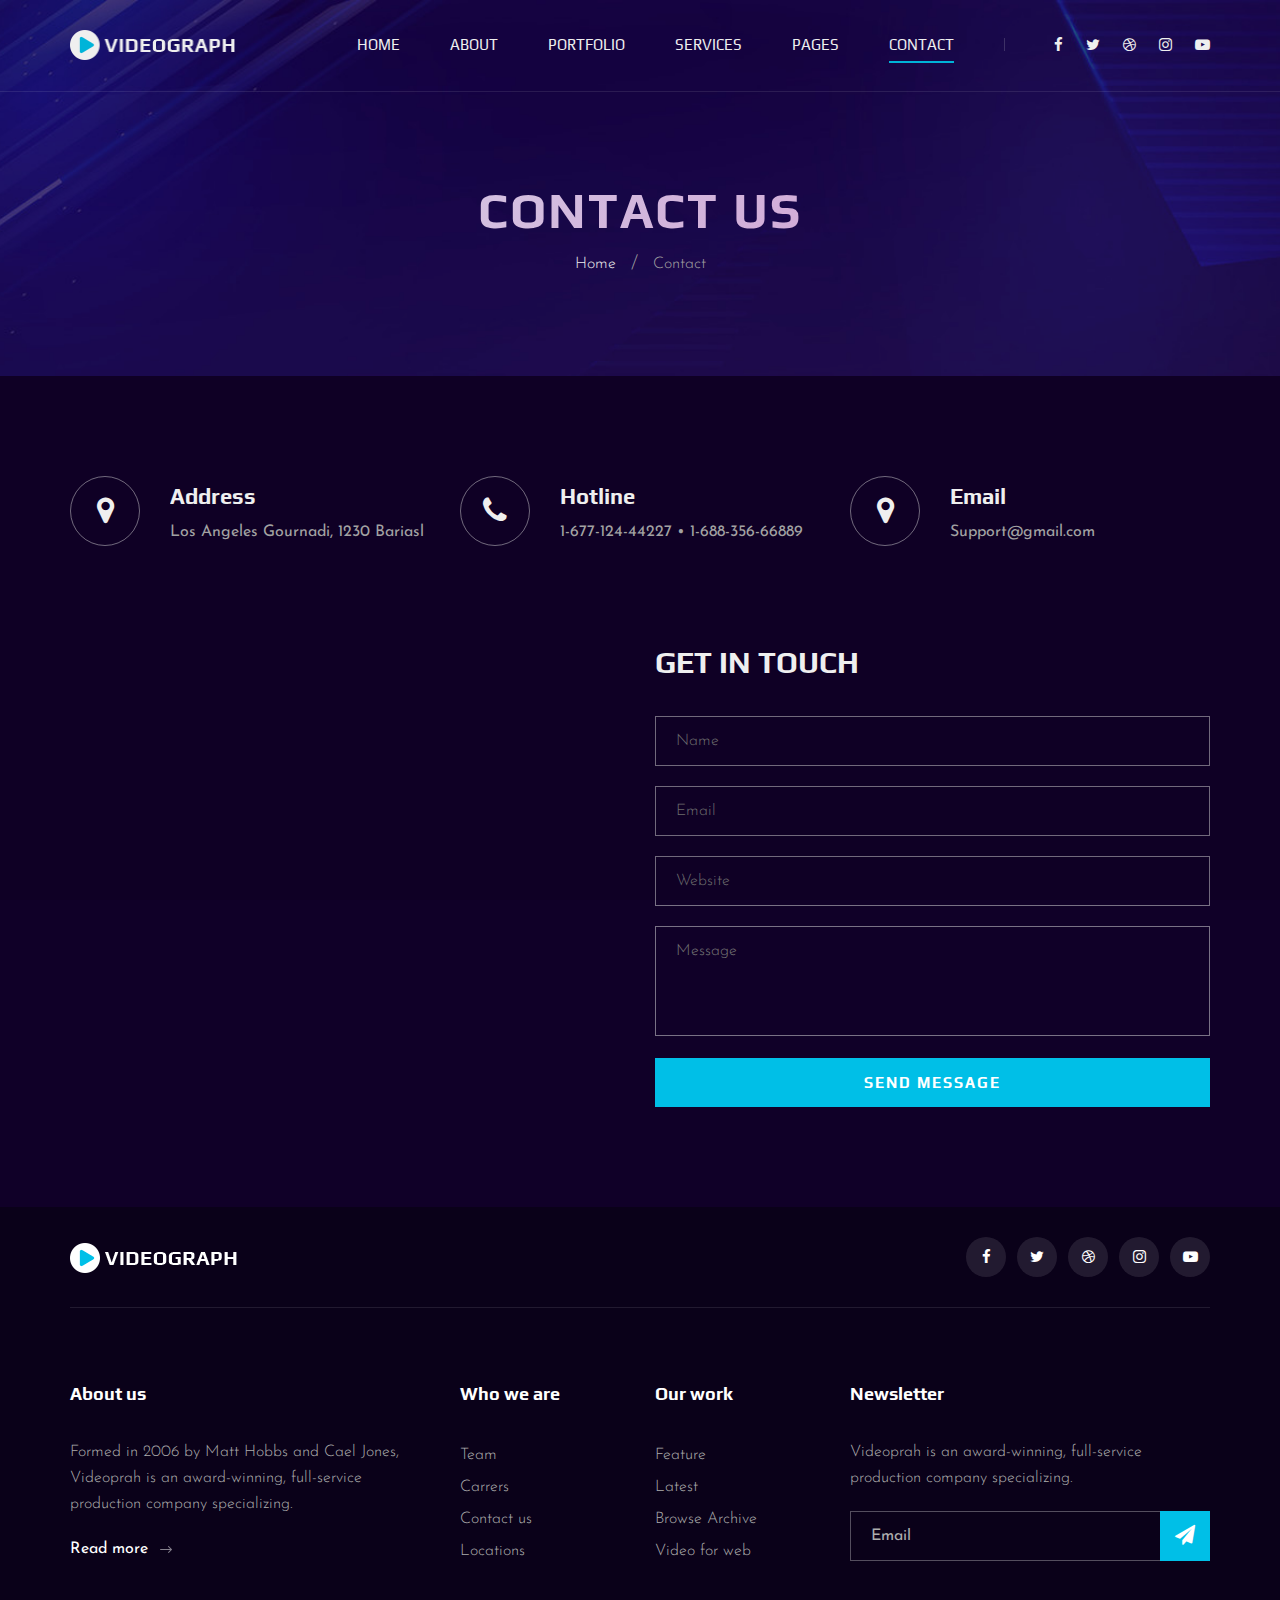
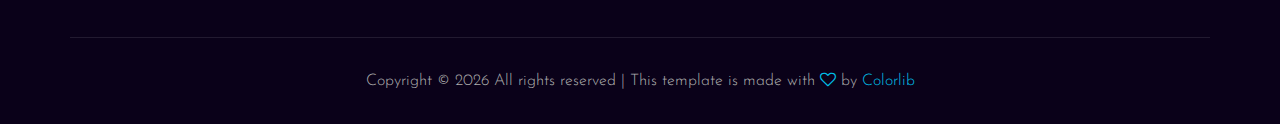
<file: docs/contact.html>
<!DOCTYPE html>
<html lang="zxx">

<head>
    <meta charset="UTF-8">
    <meta name="description" content="Videograph Template">
    <meta name="keywords" content="Videograph, unica, creative, html">
    <meta name="viewport" content="width=device-width, initial-scale=1.0">
    <meta http-equiv="X-UA-Compatible" content="ie=edge">
    <title>Videograph | Template</title>

    <!-- Google Font -->
    <link href="https://fonts.googleapis.com/css2?family=Play:wght@400;700&display=swap" rel="stylesheet">
    <link href="https://fonts.googleapis.com/css2?family=Josefin+Sans:wght@300;400;500;600;700&display=swap"
        rel="stylesheet">

    <!-- Css Styles -->
    <link rel="stylesheet" href="css/bootstrap.min.css" type="text/css">
    <link rel="stylesheet" href="css/font-awesome.min.css" type="text/css">
    <link rel="stylesheet" href="css/elegant-icons.css" type="text/css">
    <link rel="stylesheet" href="css/owl.carousel.min.css" type="text/css">
    <link rel="stylesheet" href="css/magnific-popup.css" type="text/css">
    <link rel="stylesheet" href="css/slicknav.min.css" type="text/css">
    <link rel="stylesheet" href="css/style.css" type="text/css">
</head>

<body>
    <!-- Page Preloder -->
    <div id="preloder">
        <div class="loader"></div>
    </div>

    <!-- Header Section Begin -->
    <header class="header">
        <div class="container">
            <div class="row">
                <div class="col-lg-2">
                    <div class="header__logo">
                        <a href="./index.html"><img src="img/logo.png" alt=""></a>
                    </div>
                </div>
                <div class="col-lg-10">
                    <div class="header__nav__option">
                        <nav class="header__nav__menu mobile-menu">
                            <ul>
                                <li><a href="./index.html">Home</a></li>
                                <li><a href="./about.html">About</a></li>
                                <li><a href="./portfolio.html">Portfolio</a></li>
                                <li><a href="./services.html">Services</a></li>
                                <li><a href="#">Pages</a>
                                    <ul class="dropdown">
                                        <li><a href="./about.html">About</a></li>
                                        <li><a href="./portfolio.html">Portfolio</a></li>
                                        <li><a href="./blog.html">Blog</a></li>
                                        <li><a href="./blog-details.html">Blog Details</a></li>
                                    </ul>
                                </li>
                                <li class="active"><a href="./contact.html">Contact</a></li>
                            </ul>
                        </nav>
                        <div class="header__nav__social">
                            <a href="#"><i class="fa fa-facebook"></i></a>
                            <a href="#"><i class="fa fa-twitter"></i></a>
                            <a href="#"><i class="fa fa-dribbble"></i></a>
                            <a href="#"><i class="fa fa-instagram"></i></a>
                            <a href="#"><i class="fa fa-youtube-play"></i></a>
                        </div>
                    </div>
                </div>
            </div>
            <div id="mobile-menu-wrap"></div>
        </div>
    </header>
    <!-- Header End -->

    <!-- Breadcrumb Begin -->
    <div class="breadcrumb-option spad set-bg" data-setbg="img/breadcrumb-bg.jpg">
        <div class="container">
            <div class="row">
                <div class="col-lg-12 text-center">
                    <div class="breadcrumb__text">
                        <h2>Contact us</h2>
                        <div class="breadcrumb__links">
                            <a href="#">Home</a>
                            <span>Contact</span>
                        </div>
                    </div>
                </div>
            </div>
        </div>
    </div>
    <!-- Breadcrumb End -->

    <!-- Contact Widget Section Begin -->
    <section class="contact-widget spad">
        <div class="container">
            <div class="row">
                <div class="col-lg-4 col-md-6 col-md-6 col-md-3">
                    <div class="contact__widget__item">
                        <div class="contact__widget__item__icon">
                            <i class="fa fa-map-marker"></i>
                        </div>
                        <div class="contact__widget__item__text">
                            <h4>Address</h4>
                            <p>Los Angeles Gournadi, 1230 Bariasl</p>
                        </div>
                    </div>
                </div>
                <div class="col-lg-4 col-md-6 col-md-6 col-md-3">
                    <div class="contact__widget__item">
                        <div class="contact__widget__item__icon">
                            <i class="fa fa-phone"></i>
                        </div>
                        <div class="contact__widget__item__text">
                            <h4>Hotline</h4>
                            <p>1-677-124-44227 • 1-688-356-66889</p>
                        </div>
                    </div>
                </div>
                <div class="col-lg-4 col-md-6 col-md-6 col-md-3">
                    <div class="contact__widget__item">
                        <div class="contact__widget__item__icon">
                            <i class="fa fa-map-marker"></i>
                        </div>
                        <div class="contact__widget__item__text">
                            <h4>Email</h4>
                            <p>Support@gmail.com</p>
                        </div>
                    </div>
                </div>
            </div>
        </div>
    </section>
    <!-- Contact Widget Section End -->

    <!-- Call To Action Section Begin -->
    <section class="contact spad">
        <div class="container">
            <div class="row">
                <div class="col-lg-6 col-md-6">
                    <div class="contact__map">
                        <iframe
                            src="https://www.google.com/maps/embed?pb=!1m18!1m12!1m3!1d387190.2798902705!2d-74.25986790365917!3d40.697670067823786!2m3!1f0!2f0!3f0!3m2!1i1024!2i768!4f13.1!3m3!1m2!1s0x89c24fa5d33f083b%3A0xc80b8f06e177fe62!2sNew%20York%2C%20NY%2C%20USA!5e0!3m2!1sen!2sbd!4v1596152431947!5m2!1sen!2sbd"
                            height="450" style="border:0;"></iframe>
                    </div>
                </div>
                <div class="col-lg-6 col-md-6">
                    <div class="contact__form">
                        <h3>Get in touch</h3>
                        <form action="#">
                            <input type="text" placeholder="Name">
                            <input type="text" placeholder="Email">
                            <input type="text" placeholder="Website">
                            <textarea placeholder="Message"></textarea>
                            <button type="submit" class="site-btn">Send Message</button>
                        </form>
                    </div>
                </div>
            </div>
        </div>
    </section>
    <!-- Call To Action Section End -->

    <!-- Footer Section Begin -->
    <footer class="footer">
        <div class="container">
            <div class="footer__top">
                <div class="row">
                    <div class="col-lg-6 col-md-6">
                        <div class="footer__top__logo">
                            <a href="#"><img src="img/logo.png" alt=""></a>
                        </div>
                    </div>
                    <div class="col-lg-6 col-md-6">
                        <div class="footer__top__social">
                            <a href="#"><i class="fa fa-facebook"></i></a>
                            <a href="#"><i class="fa fa-twitter"></i></a>
                            <a href="#"><i class="fa fa-dribbble"></i></a>
                            <a href="#"><i class="fa fa-instagram"></i></a>
                            <a href="#"><i class="fa fa-youtube-play"></i></a>
                        </div>
                    </div>
                </div>
            </div>
            <div class="footer__option">
                <div class="row">
                    <div class="col-lg-4 col-md-6">
                        <div class="footer__option__item">
                            <h5>About us</h5>
                            <p>Formed in 2006 by Matt Hobbs and Cael Jones, Videoprah is an award-winning, full-service
                                production company specializing.</p>
                            <a href="#" class="read__more">Read more <span class="arrow_right"></span></a>
                        </div>
                    </div>
                    <div class="col-lg-2 col-md-3">
                        <div class="footer__option__item">
                            <h5>Who we are</h5>
                            <ul>
                                <li><a href="#">Team</a></li>
                                <li><a href="#">Carrers</a></li>
                                <li><a href="#">Contact us</a></li>
                                <li><a href="#">Locations</a></li>
                            </ul>
                        </div>
                    </div>
                    <div class="col-lg-2 col-md-3">
                        <div class="footer__option__item">
                            <h5>Our work</h5>
                            <ul>
                                <li><a href="#">Feature</a></li>
                                <li><a href="#">Latest</a></li>
                                <li><a href="#">Browse Archive</a></li>
                                <li><a href="#">Video for web</a></li>
                            </ul>
                        </div>
                    </div>
                    <div class="col-lg-4 col-md-12">
                        <div class="footer__option__item">
                            <h5>Newsletter</h5>
                            <p>Videoprah is an award-winning, full-service production company specializing.</p>
                            <form action="#">
                                <input type="text" placeholder="Email">
                                <button type="submit"><i class="fa fa-send"></i></button>
                            </form>
                        </div>
                    </div>
                </div>
            </div>
            <div class="footer__copyright">
                <div class="row">
                    <div class="col-lg-12 text-center">
                        <!-- Link back to Colorlib can't be removed. Template is licensed under CC BY 3.0. -->
                        <p class="footer__copyright__text">Copyright &copy;
                            <script>
                                document.write(new Date().getFullYear());
                            </script>
                            All rights reserved | This template is made with <i class="fa fa-heart-o"
                                aria-hidden="true"></i> by <a href="https://colorlib.com" target="_blank">Colorlib</a>
                        </p>
                        <!-- Link back to Colorlib can't be removed. Template is licensed under CC BY 3.0. -->
                    </div>
                </div>
            </div>
        </div>
    </footer>
    <!-- Footer Section End -->

    <!-- Js Plugins -->
    <script src="js/jquery-3.3.1.min.js"></script>
    <script src="js/bootstrap.min.js"></script>
    <script src="js/jquery.magnific-popup.min.js"></script>
    <script src="js/mixitup.min.js"></script>
    <script src="js/masonry.pkgd.min.js"></script>
    <script src="js/jquery.slicknav.js"></script>
    <script src="js/owl.carousel.min.js"></script>
    <script src="js/main.js"></script>
</body>

</html>
</file>
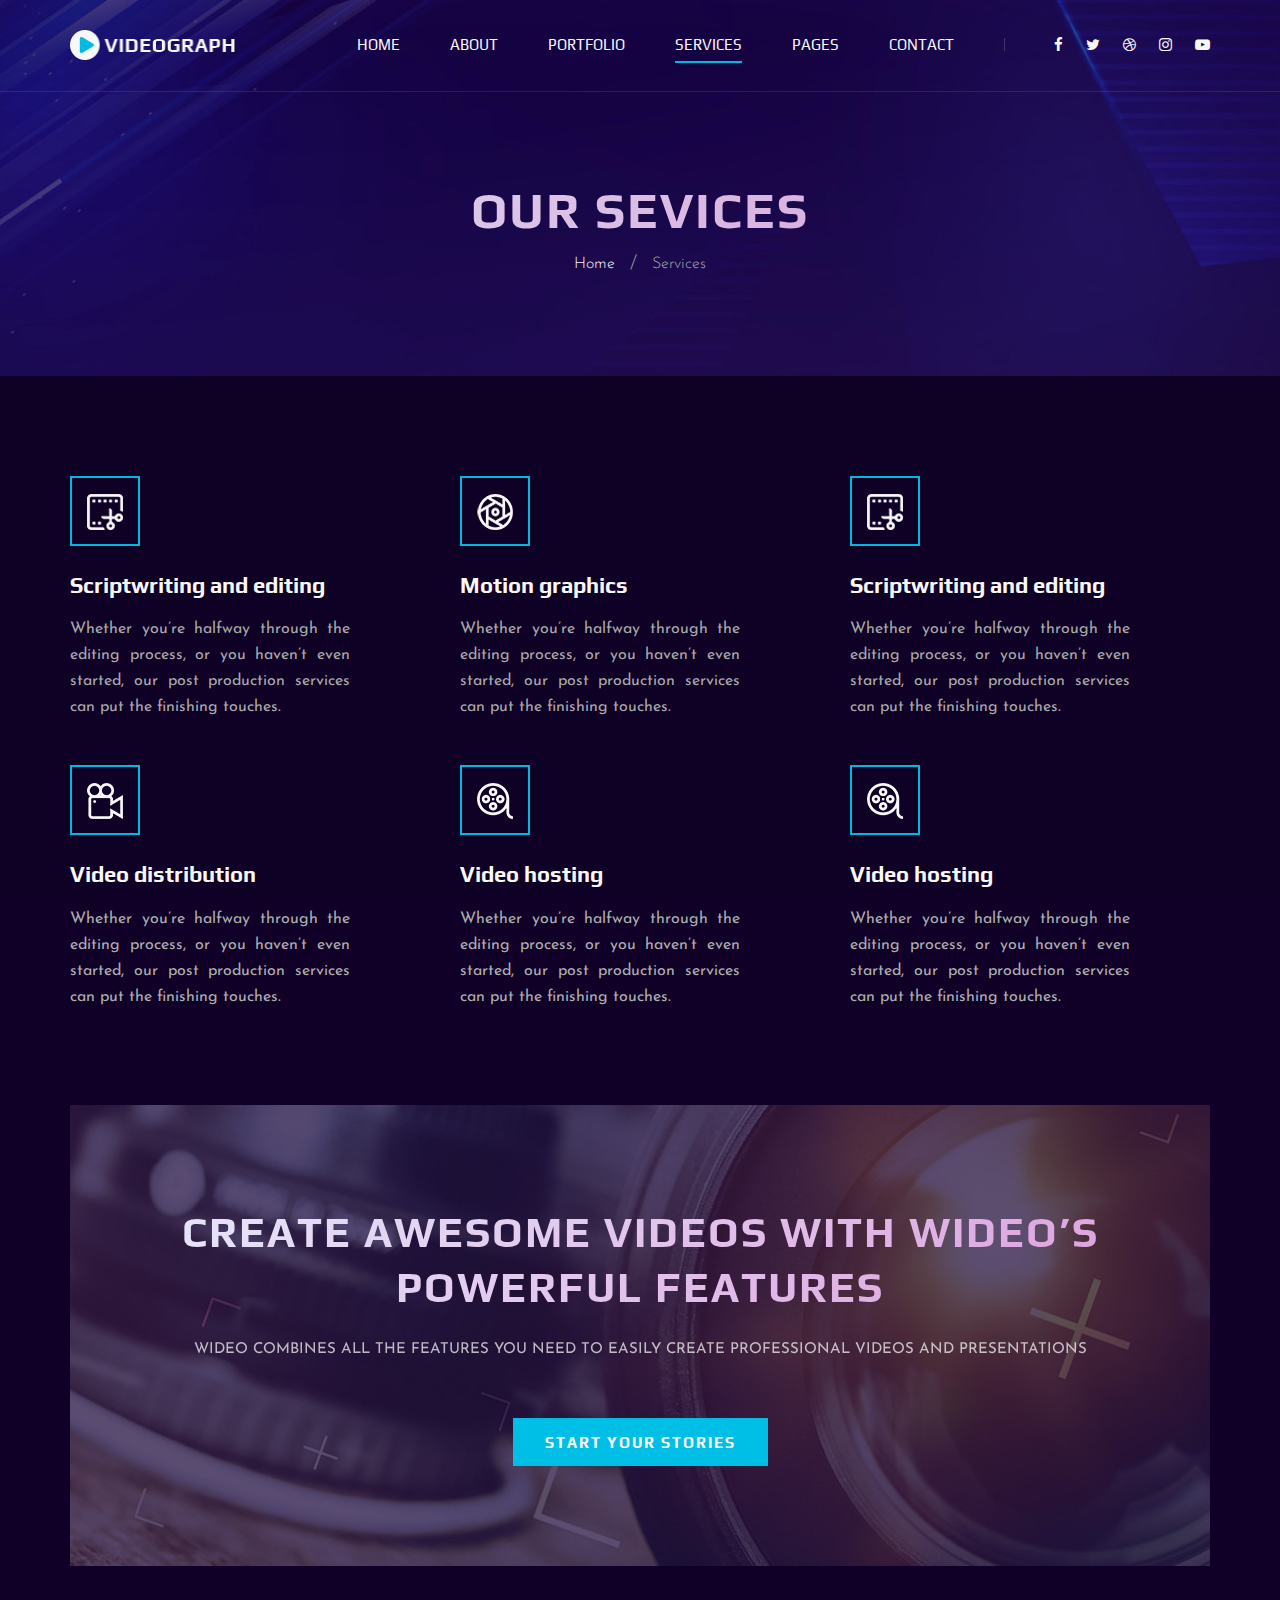
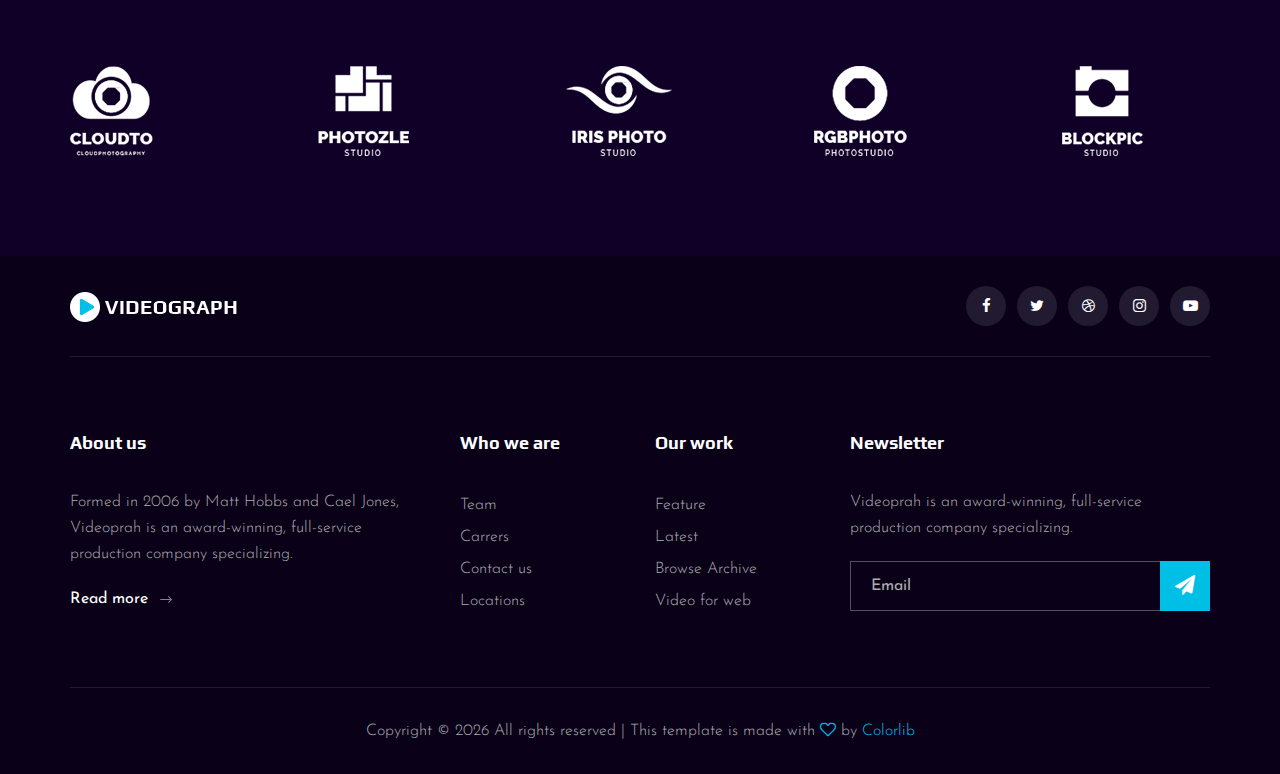
<file: docs/services.html>
<!DOCTYPE html>
<html lang="zxx">

<head>
    <meta charset="UTF-8">
    <meta name="description" content="Videograph Template">
    <meta name="keywords" content="Videograph, unica, creative, html">
    <meta name="viewport" content="width=device-width, initial-scale=1.0">
    <meta http-equiv="X-UA-Compatible" content="ie=edge">
    <title>Videograph | Template</title>

    <!-- Google Font -->
    <link href="https://fonts.googleapis.com/css2?family=Play:wght@400;700&display=swap" rel="stylesheet">
    <link href="https://fonts.googleapis.com/css2?family=Josefin+Sans:wght@300;400;500;600;700&display=swap"
        rel="stylesheet">

    <!-- Css Styles -->
    <link rel="stylesheet" href="css/bootstrap.min.css" type="text/css">
    <link rel="stylesheet" href="css/font-awesome.min.css" type="text/css">
    <link rel="stylesheet" href="css/elegant-icons.css" type="text/css">
    <link rel="stylesheet" href="css/owl.carousel.min.css" type="text/css">
    <link rel="stylesheet" href="css/magnific-popup.css" type="text/css">
    <link rel="stylesheet" href="css/slicknav.min.css" type="text/css">
    <link rel="stylesheet" href="css/style.css" type="text/css">
</head>

<body>
    <!-- Page Preloder -->
    <div id="preloder">
        <div class="loader"></div>
    </div>

    <!-- Header Section Begin -->
    <header class="header">
        <div class="container">
            <div class="row">
                <div class="col-lg-2">
                    <div class="header__logo">
                        <a href="./index.html"><img src="img/logo.png" alt=""></a>
                    </div>
                </div>
                <div class="col-lg-10">
                    <div class="header__nav__option">
                        <nav class="header__nav__menu mobile-menu">
                            <ul>
                                <li><a href="./index.html">Home</a></li>
                                <li><a href="./about.html">About</a></li>
                                <li><a href="./portfolio.html">Portfolio</a></li>
                                <li class="active"><a href="./services.html">Services</a></li>
                                <li><a href="#">Pages</a>
                                    <ul class="dropdown">
                                        <li><a href="./about.html">About</a></li>
                                        <li><a href="./portfolio.html">Portfolio</a></li>
                                        <li><a href="./blog.html">Blog</a></li>
                                        <li><a href="./blog-details.html">Blog Details</a></li>
                                    </ul>
                                </li>
                                <li><a href="./contact.html">Contact</a></li>
                            </ul>
                        </nav>
                        <div class="header__nav__social">
                            <a href="#"><i class="fa fa-facebook"></i></a>
                            <a href="#"><i class="fa fa-twitter"></i></a>
                            <a href="#"><i class="fa fa-dribbble"></i></a>
                            <a href="#"><i class="fa fa-instagram"></i></a>
                            <a href="#"><i class="fa fa-youtube-play"></i></a>
                        </div>
                    </div>
                </div>
            </div>
            <div id="mobile-menu-wrap"></div>
        </div>
    </header>
    <!-- Header End -->

    <!-- Breadcrumb Begin -->
    <div class="breadcrumb-option spad set-bg" data-setbg="img/breadcrumb-bg.jpg">
        <div class="container">
            <div class="row">
                <div class="col-lg-12 text-center">
                    <div class="breadcrumb__text">
                        <h2>Our Sevices</h2>
                        <div class="breadcrumb__links">
                            <a href="#">Home</a>
                            <span>Services</span>
                        </div>
                    </div>
                </div>
            </div>
        </div>
    </div>
    <!-- Breadcrumb End -->

    <!-- Services Section Begin -->
    <section class="services-page spad">
        <div class="container">
            <div class="row">
                <div class="col-lg-4 col-md-6 col-sm-6">
                    <div class="services__item">
                        <div class="services__item__icon">
                            <img src="img/icons/si-2.png" alt="">
                        </div>
                        <h4>Scriptwriting and editing</h4>
                        <p>Whether you’re halfway through the editing process, or you haven’t even started, our post
                            production services can put the finishing touches.</p>
                    </div>
                </div>
                <div class="col-lg-4 col-md-6 col-sm-6">
                    <div class="services__item">
                        <div class="services__item__icon">
                            <img src="img/icons/si-1.png" alt="">
                        </div>
                        <h4>Motion graphics</h4>
                        <p>Whether you’re halfway through the editing process, or you haven’t even started, our post
                            production services can put the finishing touches.</p>
                    </div>
                </div>
                <div class="col-lg-4 col-md-6 col-sm-6">
                    <div class="services__item">
                        <div class="services__item__icon">
                            <img src="img/icons/si-2.png" alt="">
                        </div>
                        <h4>Scriptwriting and editing</h4>
                        <p>Whether you’re halfway through the editing process, or you haven’t even started, our post
                            production services can put the finishing touches.</p>
                    </div>
                </div>
                <div class="col-lg-4 col-md-6 col-sm-6">
                    <div class="services__item">
                        <div class="services__item__icon">
                            <img src="img/icons/si-3.png" alt="">
                        </div>
                        <h4>Video distribution</h4>
                        <p>Whether you’re halfway through the editing process, or you haven’t even started, our post
                            production services can put the finishing touches.</p>
                    </div>
                </div>
                <div class="col-lg-4 col-md-6 col-sm-6">
                    <div class="services__item">
                        <div class="services__item__icon">
                            <img src="img/icons/si-4.png" alt="">
                        </div>
                        <h4>Video hosting</h4>
                        <p>Whether you’re halfway through the editing process, or you haven’t even started, our post
                            production services can put the finishing touches.</p>
                    </div>
                </div>
                <div class="col-lg-4 col-md-6 col-sm-6">
                    <div class="services__item">
                        <div class="services__item__icon">
                            <img src="img/icons/si-4.png" alt="">
                        </div>
                        <h4>Video hosting</h4>
                        <p>Whether you’re halfway through the editing process, or you haven’t even started, our post
                            production services can put the finishing touches.</p>
                    </div>
                </div>
            </div>
        </div>
    </section>
    <!-- Services Section End -->

    <!-- Call To Action Section Begin -->
    <section class="callto sp__callto">
        <div class="container">
            <div class="callto__services spad set-bg" data-setbg="img/calltos-bg.jpg">
                <div class="row d-flex justify-content-center">
                    <div class="col-lg-10 text-center">
                        <div class="callto__text">
                            <h2>CREATE AWESOME VIDEOS WITH WIDEO’S POWERFUL FEATURES</h2>
                            <p>Wideo combines all the features you need to easily create professional videos and
                                presentations</p>
                            <a href="#">Start your stories</a>
                        </div>
                    </div>
                </div>
            </div>
        </div>
    </section>
    <!-- Call To Action Section End -->

    <!-- Logo Begin -->
    <div class="logo spad">
        <div class="container">
            <div class="logo__carousel owl-carousel">
                <a href="#" class="logo__item"><img src="img/logo/logo-1.png" alt=""></a>
                <a href="#" class="logo__item"><img src="img/logo/logo-2.png" alt=""></a>
                <a href="#" class="logo__item"><img src="img/logo/logo-3.png" alt=""></a>
                <a href="#" class="logo__item"><img src="img/logo/logo-4.png" alt=""></a>
                <a href="#" class="logo__item"><img src="img/logo/logo-5.png" alt=""></a>
                <a href="#" class="logo__item"><img src="img/logo/logo-6.png" alt=""></a>
            </div>
        </div>
    </div>
    <!-- Logo End -->

    <!-- Footer Section Begin -->
    <footer class="footer">
        <div class="container">
            <div class="footer__top">
                <div class="row">
                    <div class="col-lg-6 col-md-6">
                        <div class="footer__top__logo">
                            <a href="#"><img src="img/logo.png" alt=""></a>
                        </div>
                    </div>
                    <div class="col-lg-6 col-md-6">
                        <div class="footer__top__social">
                            <a href="#"><i class="fa fa-facebook"></i></a>
                            <a href="#"><i class="fa fa-twitter"></i></a>
                            <a href="#"><i class="fa fa-dribbble"></i></a>
                            <a href="#"><i class="fa fa-instagram"></i></a>
                            <a href="#"><i class="fa fa-youtube-play"></i></a>
                        </div>
                    </div>
                </div>
            </div>
            <div class="footer__option">
                <div class="row">
                    <div class="col-lg-4 col-md-6 col-sm-6">
                        <div class="footer__option__item">
                            <h5>About us</h5>
                            <p>Formed in 2006 by Matt Hobbs and Cael Jones, Videoprah is an award-winning, full-service
                                production company specializing.</p>
                            <a href="#" class="read__more">Read more <span class="arrow_right"></span></a>
                        </div>
                    </div>
                    <div class="col-lg-2 col-md-3 col-sm-3">
                        <div class="footer__option__item">
                            <h5>Who we are</h5>
                            <ul>
                                <li><a href="#">Team</a></li>
                                <li><a href="#">Carrers</a></li>
                                <li><a href="#">Contact us</a></li>
                                <li><a href="#">Locations</a></li>
                            </ul>
                        </div>
                    </div>
                    <div class="col-lg-2 col-md-3 col-sm-3">
                        <div class="footer__option__item">
                            <h5>Our work</h5>
                            <ul>
                                <li><a href="#">Feature</a></li>
                                <li><a href="#">Latest</a></li>
                                <li><a href="#">Browse Archive</a></li>
                                <li><a href="#">Video for web</a></li>
                            </ul>
                        </div>
                    </div>
                    <div class="col-lg-4 col-md-12">
                        <div class="footer__option__item">
                            <h5>Newsletter</h5>
                            <p>Videoprah is an award-winning, full-service production company specializing.</p>
                            <form action="#">
                                <input type="text" placeholder="Email">
                                <button type="submit"><i class="fa fa-send"></i></button>
                            </form>
                        </div>
                    </div>
                </div>
            </div>
            <div class="footer__copyright">
                <div class="row">
                    <div class="col-lg-12 text-center">
                        <!-- Link back to Colorlib can't be removed. Template is licensed under CC BY 3.0. -->
                        <p class="footer__copyright__text">Copyright &copy;
                            <script>
                                document.write(new Date().getFullYear());
                            </script>
                            All rights reserved | This template is made with <i class="fa fa-heart-o"
                                aria-hidden="true"></i> by <a href="https://colorlib.com" target="_blank">Colorlib</a>
                        </p>
                        <!-- Link back to Colorlib can't be removed. Template is licensed under CC BY 3.0. -->
                    </div>
                </div>
            </div>
        </div>
    </footer>
    <!-- Footer Section End -->

    <!-- Js Plugins -->
    <script src="js/jquery-3.3.1.min.js"></script>
    <script src="js/bootstrap.min.js"></script>
    <script src="js/jquery.magnific-popup.min.js"></script>
    <script src="js/mixitup.min.js"></script>
    <script src="js/masonry.pkgd.min.js"></script>
    <script src="js/jquery.slicknav.js"></script>
    <script src="js/owl.carousel.min.js"></script>
    <script src="js/main.js"></script>
</body>

</html>
</file>
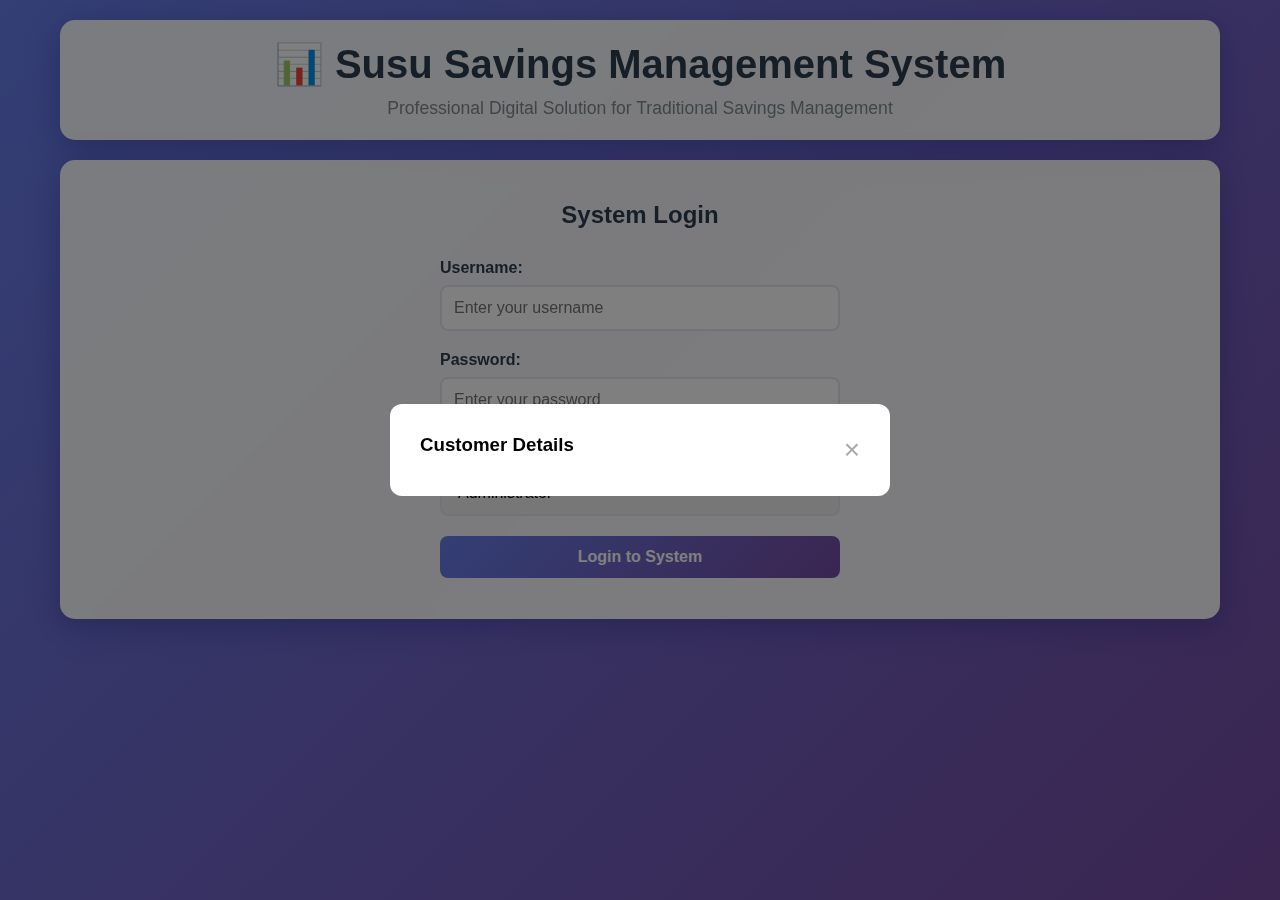
<file: docs/test.html>
<!DOCTYPE html>
<html lang="en">
<head>
    <meta charset="UTF-8">
    <meta name="viewport" content="width=device-width, initial-scale=1.0">
    <title>Susu Savings Management System</title>
    <style>
        * {
            margin: 0;
            padding: 0;
            box-sizing: border-box;
        }

        body {
            font-family: 'Segoe UI', Tahoma, Geneva, Verdana, sans-serif;
            background: linear-gradient(135deg, #667eea 0%, #764ba2 100%);
            min-height: 100vh;
        }

        .container {
            max-width: 1200px;
            margin: 0 auto;
            padding: 20px;
        }

        .header {
            background: rgba(255, 255, 255, 0.95);
            padding: 20px;
            border-radius: 15px;
            margin-bottom: 20px;
            box-shadow: 0 8px 32px rgba(31, 38, 135, 0.37);
            backdrop-filter: blur(4px);
            border: 1px solid rgba(255, 255, 255, 0.18);
        }

        .header h1 {
            color: #2c3e50;
            text-align: center;
            font-size: 2.5em;
            margin-bottom: 10px;
        }

        .header p {
            text-align: center;
            color: #7f8c8d;
            font-size: 1.1em;
        }

        .login-screen, .main-app {
            background: rgba(255, 255, 255, 0.95);
            padding: 40px;
            border-radius: 15px;
            box-shadow: 0 8px 32px rgba(31, 38, 135, 0.37);
            backdrop-filter: blur(4px);
            border: 1px solid rgba(255, 255, 255, 0.18);
        }

        .login-form {
            max-width: 400px;
            margin: 0 auto;
        }

        .form-group {
            margin-bottom: 20px;
        }

        label {
            display: block;
            margin-bottom: 8px;
            font-weight: 600;
            color: #2c3e50;
        }

        input, select, textarea {
            width: 100%;
            padding: 12px;
            border: 2px solid #e1e8ed;
            border-radius: 8px;
            font-size: 16px;
            transition: border-color 0.3s ease;
        }

        input:focus, select:focus, textarea:focus {
            outline: none;
            border-color: #667eea;
        }

        .btn {
            background: linear-gradient(135deg, #667eea 0%, #764ba2 100%);
            color: white;
            border: none;
            padding: 12px 24px;
            border-radius: 8px;
            cursor: pointer;
            font-size: 16px;
            font-weight: 600;
            transition: transform 0.2s ease;
        }

        .btn:hover {
            transform: translateY(-2px);
            box-shadow: 0 4px 12px rgba(0, 0, 0, 0.2);
        }

        .btn-primary {
            background: linear-gradient(135deg, #667eea 0%, #764ba2 100%);
        }

        .btn-success {
            background: linear-gradient(135deg, #56ab2f 0%, #a8e6cf 100%);
        }

        .btn-danger {
            background: linear-gradient(135deg, #ff512f 0%, #f09819 100%);
        }

        .btn-secondary {
            background: linear-gradient(135deg, #8e9eab 0%, #eef2f3 100%);
            color: #2c3e50;
        }

        .navigation {
            display: flex;
            justify-content: space-between;
            align-items: center;
            margin-bottom: 30px;
            padding-bottom: 20px;
            border-bottom: 2px solid #e1e8ed;
        }

        .nav-buttons {
            display: flex;
            gap: 10px;
        }

        .user-info {
            color: #2c3e50;
            font-weight: 600;
        }

        .dashboard-grid {
            display: grid;
            grid-template-columns: repeat(auto-fit, minmax(250px, 1fr));
            gap: 20px;
            margin-bottom: 30px;
        }

        .stat-card {
            background: linear-gradient(135deg, rgba(255, 255, 255, 0.9) 0%, rgba(255, 255, 255, 0.7) 100%);
            padding: 20px;
            border-radius: 12px;
            text-align: center;
            box-shadow: 0 4px 12px rgba(0, 0, 0, 0.1);
            border: 1px solid rgba(255, 255, 255, 0.2);
        }

        .stat-card h3 {
            color: #2c3e50;
            margin-bottom: 10px;
        }

        .stat-card .amount {
            font-size: 2em;
            font-weight: bold;
            color: #667eea;
        }

        .section {
            background: rgba(255, 255, 255, 0.95);
            padding: 30px;
            border-radius: 12px;
            margin-bottom: 20px;
            box-shadow: 0 4px 12px rgba(0, 0, 0, 0.1);
        }

        .section h2 {
            color: #2c3e50;
            margin-bottom: 20px;
            padding-bottom: 10px;
            border-bottom: 2px solid #e1e8ed;
        }

        .form-row {
            display: grid;
            grid-template-columns: repeat(auto-fit, minmax(250px, 1fr));
            gap: 20px;
        }

        .table-container {
            overflow-x: auto;
            margin-top: 20px;
        }

        table {
            width: 100%;
            border-collapse: collapse;
            background: white;
            border-radius: 8px;
            overflow: hidden;
            box-shadow: 0 2px 8px rgba(0, 0, 0, 0.1);
        }

        th, td {
            padding: 12px;
            text-align: left;
            border-bottom: 1px solid #e1e8ed;
        }

        th {
            background: linear-gradient(135deg, #667eea 0%, #764ba2 100%);
            color: white;
            font-weight: 600;
        }

        tr:hover {
            background-color: #f8f9fa;
        }

        .hidden {
            display: none;
        }

        .modal {
            position: fixed;
            top: 0;
            left: 0;
            width: 100%;
            height: 100%;
            background: rgba(0, 0, 0, 0.5);
            display: flex;
            justify-content: center;
            align-items: center;
            z-index: 1000;
        }

        .modal-content {
            background: white;
            padding: 30px;
            border-radius: 12px;
            max-width: 500px;
            width: 90%;
            max-height: 80vh;
            overflow-y: auto;
        }

        .close-modal {
            float: right;
            font-size: 28px;
            cursor: pointer;
            color: #aaa;
        }

        .close-modal:hover {
            color: #000;
        }

        .alert {
            padding: 12px;
            border-radius: 8px;
            margin-bottom: 20px;
        }

        .alert-success {
            background: #d4edda;
            border: 1px solid #c3e6cb;
            color: #155724;
        }

        .alert-error {
            background: #f8d7da;
            border: 1px solid #f5c6cb;
            color: #721c24;
        }

        @media (max-width: 768px) {
            .container {
                padding: 10px;
            }
            
            .header h1 {
                font-size: 2em;
            }
            
            .nav-buttons {
                flex-wrap: wrap;
            }
            
            .btn {
                padding: 10px 16px;
                font-size: 14px;
            }
        }
    </style>
</head>
<body>
    <div class="container">
        <div class="header">
            <h1>📊 Susu Savings Management System</h1>
            <p>Professional Digital Solution for Traditional Savings Management</p>
        </div>

        <!-- Login Screen -->
        <div id="loginScreen" class="login-screen">
            <h2 style="text-align: center; margin-bottom: 30px; color: #2c3e50;">System Login</h2>
            <div class="login-form">
                <div class="form-group">
                    <label for="username">Username:</label>
                    <input type="text" id="username" placeholder="Enter your username">
                </div>
                <div class="form-group">
                    <label for="password">Password:</label>
                    <input type="password" id="password" placeholder="Enter your password">
                </div>
                <div class="form-group">
                    <label for="userRole">Role:</label>
                    <select id="userRole">
                        <option value="admin">Administrator</option>
                        <option value="agent">Agent/Staff</option>
                    </select>
                </div>
                <button class="btn btn-primary" onclick="login()" style="width: 100%;">Login to System</button>
            </div>
        </div>

        <!-- Main Application -->
        <div id="mainApp" class="main-app hidden">
            <!-- Navigation -->
            <div class="navigation">
                <div class="user-info">
                    <span id="currentUser">Welcome, Administrator</span> | <span id="currentDate"></span>
                </div>
                <div class="nav-buttons">
                    <button class="btn btn-primary" onclick="showDashboard()">Dashboard</button>
                    <button class="btn btn-success" onclick="showCustomerRegistration()">Register Customer</button>
                    <button class="btn btn-secondary" onclick="showTransactions()">Transactions</button>
                    <button class="btn btn-secondary" onclick="showReports()">Reports</button>
                    <button class="btn btn-danger" onclick="logout()">Logout</button>
                </div>
            </div>

            <!-- Dashboard Section -->
            <div id="dashboardSection">
                <div class="dashboard-grid">
                    <div class="stat-card">
                        <h3>Total Customers</h3>
                        <div class="amount" id="totalCustomers">0</div>
                    </div>
                    <div class="stat-card">
                        <h3>Total Savings</h3>
                        <div class="amount" id="totalSavings">GHC 0.00</div>
                    </div>
                    <div class="stat-card">
                        <h3>Company Commission</h3>
                        <div class="amount" id="totalCommission">GHC 0.00</div>
                    </div>
                    <div class="stat-card">
                        <h3>Today's Transactions</h3>
                        <div class="amount" id="todayTransactions">0</div>
                    </div>
                </div>

                <div class="section">
                    <h2>Recent Transactions</h2>
                    <div class="table-container">
                        <table id="recentTransactionsTable">
                            <thead>
                                <tr>
                                    <th>Date</th>
                                    <th>Customer</th>
                                    <th>Account No.</th>
                                    <th>Type</th>
                                    <th>Amount</th>
                                    <th>Balance</th>
                                </tr>
                            </thead>
                            <tbody id="recentTransactionsBody">
                                <tr>
                                    <td colspan="6" style="text-align: center; color: #7f8c8d;">No recent transactions</td>
                                </tr>
                            </tbody>
                        </table>
                    </div>
                </div>
            </div>

            <!-- Customer Registration Section -->
            <div id="customerRegistrationSection" class="section hidden">
                <h2>Customer Registration</h2>
                <div id="registrationAlert"></div>
                <form id="customerForm">
                    <div class="form-row">
                        <div class="form-group">
                            <label for="customerName">Full Name *</label>
                            <input type="text" id="customerName" required>
                        </div>
                        <div class="form-group">
                            <label for="customerPhone">Phone Number *</label>
                            <input type="tel" id="customerPhone" required>
                        </div>
                    </div>
                    <div class="form-row">
                        <div class="form-group">
                            <label for="customerEmail">Email Address</label>
                            <input type="email" id="customerEmail">
                        </div>
                        <div class="form-group">
                            <label for="customerID">ID Number</label>
                            <input type="text" id="customerID">
                        </div>
                    </div>
                    <div class="form-group">
                        <label for="customerAddress">Address</label>
                        <textarea id="customerAddress" rows="3"></textarea>
                    </div>
                    <div class="form-row">
                        <div class="form-group">
                            <label for="dailyAmount">Daily Contribution Amount (GHC)</label>
                            <input type="number" id="dailyAmount" min="1" step="0.01" value="10.00">
                        </div>
                        <div class="form-group">
                            <label for="startDate">Start Date</label>
                            <input type="date" id="startDate">
                        </div>
                    </div>
                    <button type="submit" class="btn btn-success">Register Customer</button>
                </form>

                <div style="margin-top: 40px;">
                    <h3>Registered Customers</h3>
                    <div class="table-container">
                        <table>
                            <thead>
                                <tr>
                                    <th>Account No.</th>
                                    <th>Name</th>
                                    <th>Phone</th>
                                    <th>Daily Amount</th>
                                    <th>Balance</th>
                                    <th>Actions</th>
                                </tr>
                            </thead>
                            <tbody id="customersTableBody">
                                <tr>
                                    <td colspan="6" style="text-align: center; color: #7f8c8d;">No customers registered</td>
                                </tr>
                            </tbody>
                        </table>
                    </div>
                </div>
            </div>

            <!-- Transactions Section -->
            <div id="transactionsSection" class="section hidden">
                <h2>Transaction Management</h2>
                <div id="transactionAlert"></div>
                
                <div class="form-row" style="margin-bottom: 30px;">
                    <div class="form-group">
                        <label for="transactionCustomer">Select Customer *</label>
                        <select id="transactionCustomer" required>
                            <option value="">-- Select Customer --</option>
                        </select>
                    </div>
                    <div class="form-group">
                        <label for="transactionType">Transaction Type *</label>
                        <select id="transactionType" required>
                            <option value="deposit">Deposit</option>
                            <option value="withdrawal">Withdrawal</option>
                        </select>
                    </div>
                </div>

                <div class="form-row" style="margin-bottom: 20px;">
                    <div class="form-group">
                        <label for="transactionAmount">Amount (GHC) *</label>
                        <input type="number" id="transactionAmount" min="0.01" step="0.01" required>
                    </div>
                    <div class="form-group">
                        <label for="transactionDate">Date *</label>
                        <input type="date" id="transactionDate" required>
                    </div>
                </div>

                <div class="form-group" style="margin-bottom: 20px;">
                    <label for="transactionNote">Notes</label>
                    <textarea id="transactionNote" rows="2" placeholder="Optional transaction notes"></textarea>
                </div>

                <button class="btn btn-primary" onclick="processTransaction()">Process Transaction</button>

                <div style="margin-top: 40px;">
                    <h3>Transaction History</h3>
                    <div class="table-container">
                        <table>
                            <thead>
                                <tr>
                                    <th>Date</th>
                                    <th>Customer</th>
                                    <th>Account No.</th>
                                    <th>Type</th>
                                    <th>Amount</th>
                                    <th>Balance After</th>
                                    <th>Notes</th>
                                </tr>
                            </thead>
                            <tbody id="transactionHistoryBody">
                                <tr>
                                    <td colspan="7" style="text-align: center; color: #7f8c8d;">No transactions recorded</td>
                                </tr>
                            </tbody>
                        </table>
                    </div>
                </div>
            </div>

            <!-- Reports Section -->
            <div id="reportsSection" class="section hidden">
                <h2>Reports & Analytics</h2>
                
                <div class="form-row" style="margin-bottom: 30px;">
                    <div class="form-group">
                        <label for="reportType">Report Type</label>
                        <select id="reportType">
                            <option value="daily">Daily Report</option>
                            <option value="weekly">Weekly Report</option>
                            <option value="monthly">Monthly Report</option>
                            <option value="customer">Customer Statement</option>
                        </select>
                    </div>
                    <div class="form-group">
                        <label for="reportCustomer">Customer (for Customer Statement)</label>
                        <select id="reportCustomer">
                            <option value="">-- All Customers --</option>
                        </select>
                    </div>
                </div>

                <div class="form-row" style="margin-bottom: 20px;">
                    <div class="form-group">
                        <label for="reportStartDate">Start Date</label>
                        <input type="date" id="reportStartDate">
                    </div>
                    <div class="form-group">
                        <label for="reportEndDate">End Date</label>
                        <input type="date" id="reportEndDate">
                    </div>
                </div>

                <div style="margin-bottom: 30px;">
                    <button class="btn btn-primary" onclick="generateReport()">Generate Report</button>
                    <button class="btn btn-success" onclick="exportReport('pdf')">Export PDF</button>
                    <button class="btn btn-success" onclick="exportReport('excel')">Export Excel</button>
                </div>

                <div id="reportResults" style="display: none;">
                    <h3>Report Results</h3>
                    <div class="dashboard-grid" id="reportSummary"></div>
                    <div class="table-container">
                        <table>
                            <thead id="reportTableHead"></thead>
                            <tbody id="reportTableBody"></tbody>
                        </table>
                    </div>
                </div>
            </div>
        </div>
    </div>

    <!-- Customer Details Modal -->
    <div id="customerModal" class="modal hidden">
        <div class="modal-content">
            <span class="close-modal" onclick="closeModal('customerModal')">&times;</span>
            <h3>Customer Details</h3>
            <div id="customerDetails"></div>
        </div>
    </div>

    <script>
        // System Data Storage
        let systemData = {
            customers: [],
            transactions: [],
            currentUser: null,
            userRole: null,
            nextAccountNumber: 1001
        };

        // Initialize system
        function initializeSystem() {
            setCurrentDate();
            loadSampleData();
        }

        function setCurrentDate() {
            const today = new Date();
            document.getElementById('currentDate').textContent = today.toDateString();
            document.getElementById('startDate').value = today.toISOString().split('T')[0];
            document.getElementById('transactionDate').value = today.toISOString().split('T')[0];
            document.getElementById('reportStartDate').value = today.toISOString().split('T')[0];
            document.getElementById('reportEndDate').value = today.toISOString().split('T')[0];
        }

        function loadSampleData() {
            // Sample customers
            systemData.customers = [
                {
                    accountNumber: 1001,
                    name: 'Kwame Asante',
                    phone: '0244123456',
                    email: 'kwame@email.com',
                    address: 'Accra, Ghana',
                    idNumber: 'GHA-123456789',
                    dailyAmount: 20.00,
                    balance: 380.00,
                    registrationDate: '2024-01-15',
                    isFirstDeposit: false
                },
                {
                    accountNumber: 1002,
                    name: 'Akosua Mensah',
                    phone: '0277987654',
                    email: 'akosua@email.com',
                    address: 'Kumasi, Ghana',
                    idNumber: 'GHA-987654321',
                    dailyAmount: 15.00,
                    balance: 285.00,
                    registrationDate: '2024-01-20',
                    isFirstDeposit: false
                }
            ];

            // Sample transactions
            systemData.transactions = [
                {
                    id: 1,
                    accountNumber: 1001,
                    customerName: 'Kwame Asante',
                    type: 'deposit',
                    amount: 20.00,
                    balanceAfter: 380.00,
                    date: '2024-02-01',
                    notes: 'Daily contribution',
                    isFirstDeposit: false
                },
                {
                    id: 2,
                    accountNumber: 1002,
                    customerName: 'Akosua Mensah',
                    type: 'deposit',
                    amount: 15.00,
                    balanceAfter: 285.00,
                    date: '2024-02-01',
                    notes: 'Daily contribution',
                    isFirstDeposit: false
                }
            ];

            systemData.nextAccountNumber = 1003;
            updateDashboard();
        }

        // Login System
        function login() {
            const username = document.getElementById('username').value;
            const password = document.getElementById('password').value;
            const role = document.getElementById('userRole').value;

            if (!username || !password) {
                alert('Please enter both username and password');
                return;
            }

            // Simple authentication (in real system, this would be server-side)
            if ((username === 'admin' && password === 'admin123') || 
                (username === 'agent' && password === 'agent123')) {
                
                systemData.currentUser = username;
                systemData.userRole = role;
                
                document.getElementById('loginScreen').classList.add('hidden');
                document.getElementById('mainApp').classList.remove('hidden');
                document.getElementById('currentUser').textContent = `Welcome, ${username} (${role})`;
                
                showDashboard();
                
                // Restrict agent access
                if (role === 'agent') {
                    document.querySelector('[onclick="showCustomerRegistration()"]').style.display = 'none';
                    document.querySelector('[onclick="showReports()"]').style.display = 'none';
                }
            } else {
                alert('Invalid credentials. Use admin/admin123 or agent/agent123');
            }
        }

        function logout() {
            if (confirm('Are you sure you want to logout?')) {
                document.getElementById('loginScreen').classList.remove('hidden');
                document.getElementById('mainApp').classList.add('hidden');
                document.getElementById('username').value = '';
                document.getElementById('password').value = '';
                systemData.currentUser = null;
                systemData.userRole = null;
            }
        }

        // Navigation
        function hideAllSections() {
            document.getElementById('dashboardSection').classList.add('hidden');
            document.getElementById('customerRegistrationSection').classList.add('hidden');
            document.getElementById('transactionsSection').classList.add('hidden');
            document.getElementById('reportsSection').classList.add('hidden');
        }

        function showDashboard() {
            hideAllSections();
            document.getElementById('dashboardSection').classList.remove('hidden');
            updateDashboard();
        }

        function showCustomerRegistration() {
            hideAllSections();
            document.getElementById('customerRegistrationSection').classList.remove('hidden');
            updateCustomersTable();
        }

        function showTransactions() {
            hideAllSections();
            document.getElementById('transactionsSection').classList.remove('hidden');
            populateCustomerDropdowns();
            updateTransactionHistory();
        }

        function showReports() {
            hideAllSections();
            document.getElementById('reportsSection').classList.remove('hidden');
            populateReportCustomers();
        }

        // Dashboard Updates
        function updateDashboard() {
            const totalCustomers = systemData.customers.length;
            const totalSavings = systemData.customers.reduce((sum, customer) => sum + customer.balance, 0);
            const totalCommission = systemData.transactions
                .filter(t => t.isFirstDeposit)
                .reduce((sum, t) => sum + t.amount, 0);
            const todayTransactions = systemData.transactions
                .filter(t => t.date === new Date().toISOString().split('T')[0]).length;

            document.getElementById('totalCustomers').textContent = totalCustomers;
            document.getElementById('totalSavings').textContent = `GHC ${totalSavings.toFixed(2)}`;
            document.getElementById('totalCommission').textContent = `GHC ${totalCommission.toFixed(2)}`;
            document.getElementById('todayTransactions').textContent = todayTransactions;

            updateRecentTransactions();
        }

        function updateRecentTransactions() {
            const tbody = document.getElementById('recentTransactionsBody');
            const recentTransactions = systemData.transactions.slice(-10).reverse();
            
            if (recentTransactions.length === 0) {
                tbody.innerHTML = '<tr><td colspan="6" style="text-align: center; color: #7f8c8d;">No recent transactions</td></tr>';
                return;
            }

            tbody.innerHTML = recentTransactions.map(transaction => `
                <tr>
                    <td>${transaction.date}</td>
                    <td>${transaction.customerName}</td>
                    <td>${transaction.accountNumber}</td>
                    <td><span style="color: ${transaction.type === 'deposit' ? '#28a745' : '#dc3545'}">${transaction.type.toUpperCase()}</span></td>
                    <td>GHC ${transaction.amount.toFixed(2)}</td>
                    <td>GHC ${transaction.balanceAfter.toFixed(2)}</td>
                </tr>
            `).join('');
        }

        // Customer Registration
        document.getElementById('customerForm').addEventListener('submit', function(e) {
            e.preventDefault();
            registerCustomer();
        });

        function registerCustomer() {
            const name = document.getElementById('customerName').value;
            const phone = document.getElementById('customerPhone').value;
            const email = document.getElementById('customerEmail').value;
            const idNumber = document.getElementById('customerID').value;
            const address = document.getElementById('customerAddress').value;
            const dailyAmount = parseFloat(document.getElementById('dailyAmount').value);
            const startDate = document.getElementById('startDate').value;

            if (!name || !phone) {
                showAlert('registrationAlert', 'Please fill in all required fields', 'error');
                return;
            }

            const newCustomer = {
                accountNumber: systemData.nextAccountNumber++,
                name: name,
                phone: phone,
                email: email,
                idNumber: idNumber,
                address: address,
                dailyAmount: dailyAmount,
                balance: 0,
                registrationDate: startDate,
                isFirstDeposit: true
            };

            systemData.customers.push(newCustomer);
            showAlert('registrationAlert', `Customer registered successfully! Account Number: ${newCustomer.accountNumber}`, 'success');
            
            document.getElementById('customerForm').reset();
            document.getElementById('startDate').value = new Date().toISOString().split('T')[0];
            document.getElementById('dailyAmount').value = '10.00';
            
            updateCustomersTable();
            updateDashboard();
        }

        function updateCustomersTable() {
            const tbody = document.getElementById('customersTableBody');
            
            if (systemData.customers.length === 0) {
                tbody.innerHTML = '<tr><td colspan="6" style="text-align: center; color: #7f8c8d;">No customers registered</td></tr>';
                return;
            }

            tbody.innerHTML = systemData.customers.map(customer => `
                <tr>
                    <td>${customer.accountNumber}</td>
                    <td>${customer.name}</td>
                    <td>${customer.phone}</td>
                    <td>GHC ${customer.dailyAmount.toFixed(2)}</td>
                    <td>GHC ${customer.balance.toFixed(2)}</td>
                    <td>
                        <button class="btn btn-secondary" onclick="viewCustomerDetails(${customer.accountNumber})" style="padding: 6px 12px; font-size: 12px;">View</button>
                    </td>
                </tr>
            `).join('');
        }

        function viewCustomerDetails(accountNumber) {
            const customer = systemData.customers.find(c => c.accountNumber === accountNumber);
            if (!customer) return;

            const customerTransactions = systemData.transactions.filter(t => t.accountNumber === accountNumber);
            
            document.getElementById('customerDetails').innerHTML = `
                <div style="margin-bottom: 20px;">
                    <h4>Customer Information</h4>
                    <p><strong>Name:</strong> ${customer.name}</p>
                    <p><strong>Account Number:</strong> ${customer.accountNumber}</p>
                    <p><strong>Phone:</strong> ${customer.phone}</p>
                    <p><strong>Email:</strong> ${customer.email || 'N/A'}</p>
                    <p><strong>Address:</strong> ${customer.address || 'N/A'}</p>
                    <p><strong>ID Number:</strong> ${customer.idNumber || 'N/A'}</p>
                    <p><strong>Daily Amount:</strong> GHC ${customer.dailyAmount.toFixed(2)}</p>
                    <p><strong>Current Balance:</strong> GHC ${customer.balance.toFixed(2)}</p>
                    <p><strong>Registration Date:</strong> ${customer.registrationDate}</p>
                </div>
                <div>
                    <h4>Recent Transactions</h4>
                    <div style="max-height: 300px; overflow-y: auto;">
                        <table style="width: 100%; font-size: 14px;">
                            <thead>
                                <tr>
                                    <th>Date</th>
                                    <th>Type</th>
                                    <th>Amount</th>
                                    <th>Balance</th>
                                </tr>
                            </thead>
                            <tbody>
                                ${customerTransactions.length > 0 ? 
                                    customerTransactions.slice(-10).reverse().map(t => `
                                        <tr>
                                            <td>${t.date}</td>
                                            <td style="color: ${t.type === 'deposit' ? '#28a745' : '#dc3545'}">${t.type.toUpperCase()}</td>
                                            <td>GHC ${t.amount.toFixed(2)}</td>
                                            <td>GHC ${t.balanceAfter.toFixed(2)}</td>
                                        </tr>
                                    `).join('') : 
                                    '<tr><td colspan="4" style="text-align: center;">No transactions</td></tr>'
                                }
                            </tbody>
                        </table>
                    </div>
                </div>
            `;
            
            document.getElementById('customerModal').classList.remove('hidden');
        }

        // Transaction Management
        function populateCustomerDropdowns() {
            const transactionCustomer = document.getElementById('transactionCustomer');
            const reportCustomer = document.getElementById('reportCustomer');
            
            const customerOptions = systemData.customers.map(customer => 
                `<option value="${customer.accountNumber}">${customer.name} (${customer.accountNumber})</option>`
            ).join('');

            transactionCustomer.innerHTML = '<option value="">-- Select Customer --</option>' + customerOptions;
            reportCustomer.innerHTML = '<option value="">-- All Customers --</option>' + customerOptions;
        }

        function processTransaction() {
            const customerAccountNumber = parseInt(document.getElementById('transactionCustomer').value);
            const transactionType = document.getElementById('transactionType').value;
            const amount = parseFloat(document.getElementById('transactionAmount').value);
            const date = document.getElementById('transactionDate').value;
            const notes = document.getElementById('transactionNote').value;

            if (!customerAccountNumber || !transactionType || !amount || !date) {
                showAlert('transactionAlert', 'Please fill in all required fields', 'error');
                return;
            }

            const customer = systemData.customers.find(c => c.accountNumber === customerAccountNumber);
            if (!customer) {
                showAlert('transactionAlert', 'Customer not found', 'error');
                return;
            }

            let newBalance = customer.balance;
            let isFirstDeposit = false;

            if (transactionType === 'deposit') {
                if (customer.isFirstDeposit) {
                    // First deposit - deduct company fee
                    newBalance += amount - amount; // Amount goes to company as fee
                    customer.isFirstDeposit = false;
                    isFirstDeposit = true;
                    showAlert('transactionAlert', `First deposit processed. Company fee deducted: GHC ${amount.toFixed(2)}`, 'success');
                } else {
                    newBalance += amount;
                }
            } else if (transactionType === 'withdrawal') {
                if (amount > customer.balance) {
                    showAlert('transactionAlert', 'Insufficient balance for withdrawal', 'error');
                    return;
                }
                newBalance -= amount;
            }

            customer.balance = newBalance;

            const transaction = {
                id: systemData.transactions.length + 1,
                accountNumber: customerAccountNumber,
                customerName: customer.name,
                type: transactionType,
                amount: amount,
                balanceAfter: newBalance,
                date: date,
                notes: notes || '',
                isFirstDeposit: isFirstDeposit
            };

            systemData.transactions.push(transaction);

            if (!isFirstDeposit) {
                showAlert('transactionAlert', `Transaction processed successfully! New balance: GHC ${newBalance.toFixed(2)}`, 'success');
            }

            // Reset form
            document.getElementById('transactionCustomer').value = '';
            document.getElementById('transactionAmount').value = '';
            document.getElementById('transactionNote').value = '';

            updateTransactionHistory();
            updateDashboard();
        }

        function updateTransactionHistory() {
            const tbody = document.getElementById('transactionHistoryBody');
            
            if (systemData.transactions.length === 0) {
                tbody.innerHTML = '<tr><td colspan="7" style="text-align: center; color: #7f8c8d;">No transactions recorded</td></tr>';
                return;
            }

            tbody.innerHTML = systemData.transactions.slice().reverse().map(transaction => `
                <tr>
                    <td>${transaction.date}</td>
                    <td>${transaction.customerName}</td>
                    <td>${transaction.accountNumber}</td>
                    <td><span style="color: ${transaction.type === 'deposit' ? '#28a745' : '#dc3545'}">${transaction.type.toUpperCase()}</span></td>
                    <td>GHC ${transaction.amount.toFixed(2)}</td>
                    <td>GHC ${transaction.balanceAfter.toFixed(2)}</td>
                    <td>${transaction.notes}</td>
                </tr>
            `).join('');
        }

        // Reports
        function populateReportCustomers() {
            populateCustomerDropdowns();
        }

        function generateReport() {
            const reportType = document.getElementById('reportType').value;
            const customerAccount = document.getElementById('reportCustomer').value;
            const startDate = document.getElementById('reportStartDate').value;
            const endDate = document.getElementById('reportEndDate').value;

            let filteredTransactions = systemData.transactions;

            // Filter by date range
            if (startDate && endDate) {
                filteredTransactions = filteredTransactions.filter(t => 
                    t.date >= startDate && t.date <= endDate
                );
            }

            // Filter by customer
            if (customerAccount) {
                filteredTransactions = filteredTransactions.filter(t => 
                    t.accountNumber === parseInt(customerAccount)
                );
            }

            // Generate summary statistics
            const totalDeposits = filteredTransactions
                .filter(t => t.type === 'deposit')
                .reduce((sum, t) => sum + t.amount, 0);
            
            const totalWithdrawals = filteredTransactions
                .filter(t => t.type === 'withdrawal')
                .reduce((sum, t) => sum + t.amount, 0);

            const totalCommission = filteredTransactions
                .filter(t => t.isFirstDeposit)
                .reduce((sum, t) => sum + t.amount, 0);

            // Display summary
            document.getElementById('reportSummary').innerHTML = `
                <div class="stat-card">
                    <h3>Total Deposits</h3>
                    <div class="amount" style="color: #28a745;">GHC ${totalDeposits.toFixed(2)}</div>
                </div>
                <div class="stat-card">
                    <h3>Total Withdrawals</h3>
                    <div class="amount" style="color: #dc3545;">GHC ${totalWithdrawals.toFixed(2)}</div>
                </div>
                <div class="stat-card">
                    <h3>Net Amount</h3>
                    <div class="amount">GHC ${(totalDeposits - totalWithdrawals).toFixed(2)}</div>
                </div>
                <div class="stat-card">
                    <h3>Commission Earned</h3>
                    <div class="amount" style="color: #667eea;">GHC ${totalCommission.toFixed(2)}</div>
                </div>
            `;

            // Display detailed table
            document.getElementById('reportTableHead').innerHTML = `
                <tr>
                    <th>Date</th>
                    <th>Customer</th>
                    <th>Account No.</th>
                    <th>Type</th>
                    <th>Amount</th>
                    <th>Balance After</th>
                    <th>Notes</th>
                </tr>
            `;

            const tbody = document.getElementById('reportTableBody');
            if (filteredTransactions.length === 0) {
                tbody.innerHTML = '<tr><td colspan="7" style="text-align: center; color: #7f8c8d;">No transactions found for selected criteria</td></tr>';
            } else {
                tbody.innerHTML = filteredTransactions.map(transaction => `
                    <tr>
                        <td>${transaction.date}</td>
                        <td>${transaction.customerName}</td>
                        <td>${transaction.accountNumber}</td>
                        <td><span style="color: ${transaction.type === 'deposit' ? '#28a745' : '#dc3545'}">${transaction.type.toUpperCase()}</span></td>
                        <td>GHC ${transaction.amount.toFixed(2)}</td>
                        <td>GHC ${transaction.balanceAfter.toFixed(2)}</td>
                        <td>${transaction.notes}</td>
                    </tr>
                `).join('');
            }

            document.getElementById('reportResults').style.display = 'block';
        }

        function exportReport(format) {
            const reportData = document.getElementById('reportResults');
            if (reportData.style.display === 'none') {
                alert('Please generate a report first');
                return;
            }

            if (format === 'pdf') {
                // In a real system, this would generate a PDF
                alert('PDF export functionality would be implemented with a library like jsPDF');
            } else if (format === 'excel') {
                // In a real system, this would generate an Excel file
                alert('Excel export functionality would be implemented with a library like SheetJS');
            }
        }

        // Utility functions
        function showAlert(containerId, message, type) {
            const container = document.getElementById(containerId);
            container.innerHTML = `<div class="alert alert-${type === 'error' ? 'error' : 'success'}">${message}</div>`;
            setTimeout(() => {
                container.innerHTML = '';
            }, 5000);
        }

        function closeModal(modalId) {
            document.getElementById(modalId).classList.add('hidden');
        }

        // Initialize system when page loads
        window.addEventListener('load', function() {
            initializeSystem();
        });

        // Close modal when clicking outside
        window.addEventListener('click', function(e) {
            const modals = document.querySelectorAll('.modal');
            modals.forEach(modal => {
                if (e.target === modal) {
                    modal.classList.add('hidden');
                }
            });
        });
    </script>
</body>
</html>
</file>
<file: docs/css/elegant-icons.css>
@font-face {
	font-family: 'ElegantIcons';
	src:url('../fonts/ElegantIcons.eot');
	src:url('../fonts/ElegantIcons.eot?#iefix') format('embedded-opentype'),
		url('../fonts/ElegantIcons.woff') format('woff'),
		url('../fonts/ElegantIcons.ttf') format('truetype'),
		url('../fonts/ElegantIcons.svg#ElegantIcons') format('svg');
	font-weight: normal;
	font-style: normal;
}

/* Use the following CSS code if you want to use data attributes for inserting your icons */
[data-icon]:before {
	font-family: 'ElegantIcons';
	content: attr(data-icon);
	speak: none;
	font-weight: normal;
	font-variant: normal;
	text-transform: none;
	line-height: 1;
	-webkit-font-smoothing: antialiased;
	-moz-osx-font-smoothing: grayscale;
}

/* Use the following CSS code if you want to have a class per icon */
/*
Instead of a list of all class selectors,
you can use the generic selector below, but it's slower:
[class*="your-class-prefix"] {
*/
.arrow_up, .arrow_down, .arrow_left, .arrow_right, .arrow_left-up, .arrow_right-up, .arrow_right-down, .arrow_left-down, .arrow-up-down, .arrow_up-down_alt, .arrow_left-right_alt, .arrow_left-right, .arrow_expand_alt2, .arrow_expand_alt, .arrow_condense, .arrow_expand, .arrow_move, .arrow_carrot-up, .arrow_carrot-down, .arrow_carrot-left, .arrow_carrot-right, .arrow_carrot-2up, .arrow_carrot-2down, .arrow_carrot-2left, .arrow_carrot-2right, .arrow_carrot-up_alt2, .arrow_carrot-down_alt2, .arrow_carrot-left_alt2, .arrow_carrot-right_alt2, .arrow_carrot-2up_alt2, .arrow_carrot-2down_alt2, .arrow_carrot-2left_alt2, .arrow_carrot-2right_alt2, .arrow_triangle-up, .arrow_triangle-down, .arrow_triangle-left, .arrow_triangle-right, .arrow_triangle-up_alt2, .arrow_triangle-down_alt2, .arrow_triangle-left_alt2, .arrow_triangle-right_alt2, .arrow_back, .icon_minus-06, .icon_plus, .icon_close, .icon_check, .icon_minus_alt2, .icon_plus_alt2, .icon_close_alt2, .icon_check_alt2, .icon_zoom-out_alt, .icon_zoom-in_alt, .icon_search, .icon_box-empty, .icon_box-selected, .icon_minus-box, .icon_plus-box, .icon_box-checked, .icon_circle-empty, .icon_circle-slelected, .icon_stop_alt2, .icon_stop, .icon_pause_alt2, .icon_pause, .icon_menu, .icon_menu-square_alt2, .icon_menu-circle_alt2, .icon_ul, .icon_ol, .icon_adjust-horiz, .icon_adjust-vert, .icon_document_alt, .icon_documents_alt, .icon_pencil, .icon_pencil-edit_alt, .icon_pencil-edit, .icon_folder-alt, .icon_folder-open_alt, .icon_folder-add_alt, .icon_info_alt, .icon_error-oct_alt, .icon_error-circle_alt, .icon_error-triangle_alt, .icon_question_alt2, .icon_question, .icon_comment_alt, .icon_chat_alt, .icon_vol-mute_alt, .icon_volume-low_alt, .icon_volume-high_alt, .icon_quotations, .icon_quotations_alt2, .icon_clock_alt, .icon_lock_alt, .icon_lock-open_alt, .icon_key_alt, .icon_cloud_alt, .icon_cloud-upload_alt, .icon_cloud-download_alt, .icon_image, .icon_images, .icon_lightbulb_alt, .icon_gift_alt, .icon_house_alt, .icon_genius, .icon_mobile, .icon_tablet, .icon_laptop, .icon_desktop, .icon_camera_alt, .icon_mail_alt, .icon_cone_alt, .icon_ribbon_alt, .icon_bag_alt, .icon_creditcard, .icon_cart_alt, .icon_paperclip, .icon_tag_alt, .icon_tags_alt, .icon_trash_alt, .icon_cursor_alt, .icon_mic_alt, .icon_compass_alt, .icon_pin_alt, .icon_pushpin_alt, .icon_map_alt, .icon_drawer_alt, .icon_toolbox_alt, .icon_book_alt, .icon_calendar, .icon_film, .icon_table, .icon_contacts_alt, .icon_headphones, .icon_lifesaver, .icon_piechart, .icon_refresh, .icon_link_alt, .icon_link, .icon_loading, .icon_blocked, .icon_archive_alt, .icon_heart_alt, .icon_star_alt, .icon_star-half_alt, .icon_star, .icon_star-half, .icon_tools, .icon_tool, .icon_cog, .icon_cogs, .arrow_up_alt, .arrow_down_alt, .arrow_left_alt, .arrow_right_alt, .arrow_left-up_alt, .arrow_right-up_alt, .arrow_right-down_alt, .arrow_left-down_alt, .arrow_condense_alt, .arrow_expand_alt3, .arrow_carrot_up_alt, .arrow_carrot-down_alt, .arrow_carrot-left_alt, .arrow_carrot-right_alt, .arrow_carrot-2up_alt, .arrow_carrot-2dwnn_alt, .arrow_carrot-2left_alt, .arrow_carrot-2right_alt, .arrow_triangle-up_alt, .arrow_triangle-down_alt, .arrow_triangle-left_alt, .arrow_triangle-right_alt, .icon_minus_alt, .icon_plus_alt, .icon_close_alt, .icon_check_alt, .icon_zoom-out, .icon_zoom-in, .icon_stop_alt, .icon_menu-square_alt, .icon_menu-circle_alt, .icon_document, .icon_documents, .icon_pencil_alt, .icon_folder, .icon_folder-open, .icon_folder-add, .icon_folder_upload, .icon_folder_download, .icon_info, .icon_error-circle, .icon_error-oct, .icon_error-triangle, .icon_question_alt, .icon_comment, .icon_chat, .icon_vol-mute, .icon_volume-low, .icon_volume-high, .icon_quotations_alt, .icon_clock, .icon_lock, .icon_lock-open, .icon_key, .icon_cloud, .icon_cloud-upload, .icon_cloud-download, .icon_lightbulb, .icon_gift, .icon_house, .icon_camera, .icon_mail, .icon_cone, .icon_ribbon, .icon_bag, .icon_cart, .icon_tag, .icon_tags, .icon_trash, .icon_cursor, .icon_mic, .icon_compass, .icon_pin, .icon_pushpin, .icon_map, .icon_drawer, .icon_toolbox, .icon_book, .icon_contacts, .icon_archive, .icon_heart, .icon_profile, .icon_group, .icon_grid-2x2, .icon_grid-3x3, .icon_music, .icon_pause_alt, .icon_phone, .icon_upload, .icon_download, .social_facebook, .social_twitter, .social_pinterest, .social_googleplus, .social_tumblr, .social_tumbleupon, .social_wordpress, .social_instagram, .social_dribbble, .social_vimeo, .social_linkedin, .social_rss, .social_deviantart, .social_share, .social_myspace, .social_skype, .social_youtube, .social_picassa, .social_googledrive, .social_flickr, .social_blogger, .social_spotify, .social_delicious, .social_facebook_circle, .social_twitter_circle, .social_pinterest_circle, .social_googleplus_circle, .social_tumblr_circle, .social_stumbleupon_circle, .social_wordpress_circle, .social_instagram_circle, .social_dribbble_circle, .social_vimeo_circle, .social_linkedin_circle, .social_rss_circle, .social_deviantart_circle, .social_share_circle, .social_myspace_circle, .social_skype_circle, .social_youtube_circle, .social_picassa_circle, .social_googledrive_alt2, .social_flickr_circle, .social_blogger_circle, .social_spotify_circle, .social_delicious_circle, .social_facebook_square, .social_twitter_square, .social_pinterest_square, .social_googleplus_square, .social_tumblr_square, .social_stumbleupon_square, .social_wordpress_square, .social_instagram_square, .social_dribbble_square, .social_vimeo_square, .social_linkedin_square, .social_rss_square, .social_deviantart_square, .social_share_square, .social_myspace_square, .social_skype_square, .social_youtube_square, .social_picassa_square, .social_googledrive_square, .social_flickr_square, .social_blogger_square, .social_spotify_square, .social_delicious_square, .icon_printer, .icon_calulator, .icon_building, .icon_floppy, .icon_drive, .icon_search-2, .icon_id, .icon_id-2, .icon_puzzle, .icon_like, .icon_dislike, .icon_mug, .icon_currency, .icon_wallet, .icon_pens, .icon_easel, .icon_flowchart, .icon_datareport, .icon_briefcase, .icon_shield, .icon_percent, .icon_globe, .icon_globe-2, .icon_target, .icon_hourglass, .icon_balance, .icon_rook, .icon_printer-alt, .icon_calculator_alt, .icon_building_alt, .icon_floppy_alt, .icon_drive_alt, .icon_search_alt, .icon_id_alt, .icon_id-2_alt, .icon_puzzle_alt, .icon_like_alt, .icon_dislike_alt, .icon_mug_alt, .icon_currency_alt, .icon_wallet_alt, .icon_pens_alt, .icon_easel_alt, .icon_flowchart_alt, .icon_datareport_alt, .icon_briefcase_alt, .icon_shield_alt, .icon_percent_alt, .icon_globe_alt, .icon_clipboard {
	font-family: 'ElegantIcons';
	speak: none;
	font-style: normal;
	font-weight: normal;
	font-variant: normal;
	text-transform: none;
	line-height: 1;
	-webkit-font-smoothing: antialiased;
}
.arrow_up:before {
	content: "\21";
}
.arrow_down:before {
	content: "\22";
}
.arrow_left:before {
	content: "\23";
}
.arrow_right:before {
	content: "\24";
}
.arrow_left-up:before {
	content: "\25";
}
.arrow_right-up:before {
	content: "\26";
}
.arrow_right-down:before {
	content: "\27";
}
.arrow_left-down:before {
	content: "\28";
}
.arrow-up-down:before {
	content: "\29";
}
.arrow_up-down_alt:before {
	content: "\2a";
}
.arrow_left-right_alt:before {
	content: "\2b";
}
.arrow_left-right:before {
	content: "\2c";
}
.arrow_expand_alt2:before {
	content: "\2d";
}
.arrow_expand_alt:before {
	content: "\2e";
}
.arrow_condense:before {
	content: "\2f";
}
.arrow_expand:before {
	content: "\30";
}
.arrow_move:before {
	content: "\31";
}
.arrow_carrot-up:before {
	content: "\32";
}
.arrow_carrot-down:before {
	content: "\33";
}
.arrow_carrot-left:before {
	content: "\34";
}
.arrow_carrot-right:before {
	content: "\35";
}
.arrow_carrot-2up:before {
	content: "\36";
}
.arrow_carrot-2down:before {
	content: "\37";
}
.arrow_carrot-2left:before {
	content: "\38";
}
.arrow_carrot-2right:before {
	content: "\39";
}
.arrow_carrot-up_alt2:before {
	content: "\3a";
}
.arrow_carrot-down_alt2:before {
	content: "\3b";
}
.arrow_carrot-left_alt2:before {
	content: "\3c";
}
.arrow_carrot-right_alt2:before {
	content: "\3d";
}
.arrow_carrot-2up_alt2:before {
	content: "\3e";
}
.arrow_carrot-2down_alt2:before {
	content: "\3f";
}
.arrow_carrot-2left_alt2:before {
	content: "\40";
}
.arrow_carrot-2right_alt2:before {
	content: "\41";
}
.arrow_triangle-up:before {
	content: "\42";
}
.arrow_triangle-down:before {
	content: "\43";
}
.arrow_triangle-left:before {
	content: "\44";
}
.arrow_triangle-right:before {
	content: "\45";
}
.arrow_triangle-up_alt2:before {
	content: "\46";
}
.arrow_triangle-down_alt2:before {
	content: "\47";
}
.arrow_triangle-left_alt2:before {
	content: "\48";
}
.arrow_triangle-right_alt2:before {
	content: "\49";
}
.arrow_back:before {
	content: "\4a";
}
.icon_minus-06:before {
	content: "\4b";
}
.icon_plus:before {
	content: "\4c";
}
.icon_close:before {
	content: "\4d";
}
.icon_check:before {
	content: "\4e";
}
.icon_minus_alt2:before {
	content: "\4f";
}
.icon_plus_alt2:before {
	content: "\50";
}
.icon_close_alt2:before {
	content: "\51";
}
.icon_check_alt2:before {
	content: "\52";
}
.icon_zoom-out_alt:before {
	content: "\53";
}
.icon_zoom-in_alt:before {
	content: "\54";
}
.icon_search:before {
	content: "\55";
}
.icon_box-empty:before {
	content: "\56";
}
.icon_box-selected:before {
	content: "\57";
}
.icon_minus-box:before {
	content: "\58";
}
.icon_plus-box:before {
	content: "\59";
}
.icon_box-checked:before {
	content: "\5a";
}
.icon_circle-empty:before {
	content: "\5b";
}
.icon_circle-slelected:before {
	content: "\5c";
}
.icon_stop_alt2:before {
	content: "\5d";
}
.icon_stop:before {
	content: "\5e";
}
.icon_pause_alt2:before {
	content: "\5f";
}
.icon_pause:before {
	content: "\60";
}
.icon_menu:before {
	content: "\61";
}
.icon_menu-square_alt2:before {
	content: "\62";
}
.icon_menu-circle_alt2:before {
	content: "\63";
}
.icon_ul:before {
	content: "\64";
}
.icon_ol:before {
	content: "\65";
}
.icon_adjust-horiz:before {
	content: "\66";
}
.icon_adjust-vert:before {
	content: "\67";
}
.icon_document_alt:before {
	content: "\68";
}
.icon_documents_alt:before {
	content: "\69";
}
.icon_pencil:before {
	content: "\6a";
}
.icon_pencil-edit_alt:before {
	content: "\6b";
}
.icon_pencil-edit:before {
	content: "\6c";
}
.icon_folder-alt:before {
	content: "\6d";
}
.icon_folder-open_alt:before {
	content: "\6e";
}
.icon_folder-add_alt:before {
	content: "\6f";
}
.icon_info_alt:before {
	content: "\70";
}
.icon_error-oct_alt:before {
	content: "\71";
}
.icon_error-circle_alt:before {
	content: "\72";
}
.icon_error-triangle_alt:before {
	content: "\73";
}
.icon_question_alt2:before {
	content: "\74";
}
.icon_question:before {
	content: "\75";
}
.icon_comment_alt:before {
	content: "\76";
}
.icon_chat_alt:before {
	content: "\77";
}
.icon_vol-mute_alt:before {
	content: "\78";
}
.icon_volume-low_alt:before {
	content: "\79";
}
.icon_volume-high_alt:before {
	content: "\7a";
}
.icon_quotations:before {
	content: "\7b";
}
.icon_quotations_alt2:before {
	content: "\7c";
}
.icon_clock_alt:before {
	content: "\7d";
}
.icon_lock_alt:before {
	content: "\7e";
}
.icon_lock-open_alt:before {
	content: "\e000";
}
.icon_key_alt:before {
	content: "\e001";
}
.icon_cloud_alt:before {
	content: "\e002";
}
.icon_cloud-upload_alt:before {
	content: "\e003";
}
.icon_cloud-download_alt:before {
	content: "\e004";
}
.icon_image:before {
	content: "\e005";
}
.icon_images:before {
	content: "\e006";
}
.icon_lightbulb_alt:before {
	content: "\e007";
}
.icon_gift_alt:before {
	content: "\e008";
}
.icon_house_alt:before {
	content: "\e009";
}
.icon_genius:before {
	content: "\e00a";
}
.icon_mobile:before {
	content: "\e00b";
}
.icon_tablet:before {
	content: "\e00c";
}
.icon_laptop:before {
	content: "\e00d";
}
.icon_desktop:before {
	content: "\e00e";
}
.icon_camera_alt:before {
	content: "\e00f";
}
.icon_mail_alt:before {
	content: "\e010";
}
.icon_cone_alt:before {
	content: "\e011";
}
.icon_ribbon_alt:before {
	content: "\e012";
}
.icon_bag_alt:before {
	content: "\e013";
}
.icon_creditcard:before {
	content: "\e014";
}
.icon_cart_alt:before {
	content: "\e015";
}
.icon_paperclip:before {
	content: "\e016";
}
.icon_tag_alt:before {
	content: "\e017";
}
.icon_tags_alt:before {
	content: "\e018";
}
.icon_trash_alt:before {
	content: "\e019";
}
.icon_cursor_alt:before {
	content: "\e01a";
}
.icon_mic_alt:before {
	content: "\e01b";
}
.icon_compass_alt:before {
	content: "\e01c";
}
.icon_pin_alt:before {
	content: "\e01d";
}
.icon_pushpin_alt:before {
	content: "\e01e";
}
.icon_map_alt:before {
	content: "\e01f";
}
.icon_drawer_alt:before {
	content: "\e020";
}
.icon_toolbox_alt:before {
	content: "\e021";
}
.icon_book_alt:before {
	content: "\e022";
}
.icon_calendar:before {
	content: "\e023";
}
.icon_film:before {
	content: "\e024";
}
.icon_table:before {
	content: "\e025";
}
.icon_contacts_alt:before {
	content: "\e026";
}
.icon_headphones:before {
	content: "\e027";
}
.icon_lifesaver:before {
	content: "\e028";
}
.icon_piechart:before {
	content: "\e029";
}
.icon_refresh:before {
	content: "\e02a";
}
.icon_link_alt:before {
	content: "\e02b";
}
.icon_link:before {
	content: "\e02c";
}
.icon_loading:before {
	content: "\e02d";
}
.icon_blocked:before {
	content: "\e02e";
}
.icon_archive_alt:before {
	content: "\e02f";
}
.icon_heart_alt:before {
	content: "\e030";
}
.icon_star_alt:before {
	content: "\e031";
}
.icon_star-half_alt:before {
	content: "\e032";
}
.icon_star:before {
	content: "\e033";
}
.icon_star-half:before {
	content: "\e034";
}
.icon_tools:before {
	content: "\e035";
}
.icon_tool:before {
	content: "\e036";
}
.icon_cog:before {
	content: "\e037";
}
.icon_cogs:before {
	content: "\e038";
}
.arrow_up_alt:before {
	content: "\e039";
}
.arrow_down_alt:before {
	content: "\e03a";
}
.arrow_left_alt:before {
	content: "\e03b";
}
.arrow_right_alt:before {
	content: "\e03c";
}
.arrow_left-up_alt:before {
	content: "\e03d";
}
.arrow_right-up_alt:before {
	content: "\e03e";
}
.arrow_right-down_alt:before {
	content: "\e03f";
}
.arrow_left-down_alt:before {
	content: "\e040";
}
.arrow_condense_alt:before {
	content: "\e041";
}
.arrow_expand_alt3:before {
	content: "\e042";
}
.arrow_carrot_up_alt:before {
	content: "\e043";
}
.arrow_carrot-down_alt:before {
	content: "\e044";
}
.arrow_carrot-left_alt:before {
	content: "\e045";
}
.arrow_carrot-right_alt:before {
	content: "\e046";
}
.arrow_carrot-2up_alt:before {
	content: "\e047";
}
.arrow_carrot-2dwnn_alt:before {
	content: "\e048";
}
.arrow_carrot-2left_alt:before {
	content: "\e049";
}
.arrow_carrot-2right_alt:before {
	content: "\e04a";
}
.arrow_triangle-up_alt:before {
	content: "\e04b";
}
.arrow_triangle-down_alt:before {
	content: "\e04c";
}
.arrow_triangle-left_alt:before {
	content: "\e04d";
}
.arrow_triangle-right_alt:before {
	content: "\e04e";
}
.icon_minus_alt:before {
	content: "\e04f";
}
.icon_plus_alt:before {
	content: "\e050";
}
.icon_close_alt:before {
	content: "\e051";
}
.icon_check_alt:before {
	content: "\e052";
}
.icon_zoom-out:before {
	content: "\e053";
}
.icon_zoom-in:before {
	content: "\e054";
}
.icon_stop_alt:before {
	content: "\e055";
}
.icon_menu-square_alt:before {
	content: "\e056";
}
.icon_menu-circle_alt:before {
	content: "\e057";
}
.icon_document:before {
	content: "\e058";
}
.icon_documents:before {
	content: "\e059";
}
.icon_pencil_alt:before {
	content: "\e05a";
}
.icon_folder:before {
	content: "\e05b";
}
.icon_folder-open:before {
	content: "\e05c";
}
.icon_folder-add:before {
	content: "\e05d";
}
.icon_folder_upload:before {
	content: "\e05e";
}
.icon_folder_download:before {
	content: "\e05f";
}
.icon_info:before {
	content: "\e060";
}
.icon_error-circle:before {
	content: "\e061";
}
.icon_error-oct:before {
	content: "\e062";
}
.icon_error-triangle:before {
	content: "\e063";
}
.icon_question_alt:before {
	content: "\e064";
}
.icon_comment:before {
	content: "\e065";
}
.icon_chat:before {
	content: "\e066";
}
.icon_vol-mute:before {
	content: "\e067";
}
.icon_volume-low:before {
	content: "\e068";
}
.icon_volume-high:before {
	content: "\e069";
}
.icon_quotations_alt:before {
	content: "\e06a";
}
.icon_clock:before {
	content: "\e06b";
}
.icon_lock:before {
	content: "\e06c";
}
.icon_lock-open:before {
	content: "\e06d";
}
.icon_key:before {
	content: "\e06e";
}
.icon_cloud:before {
	content: "\e06f";
}
.icon_cloud-upload:before {
	content: "\e070";
}
.icon_cloud-download:before {
	content: "\e071";
}
.icon_lightbulb:before {
	content: "\e072";
}
.icon_gift:before {
	content: "\e073";
}
.icon_house:before {
	content: "\e074";
}
.icon_camera:before {
	content: "\e075";
}
.icon_mail:before {
	content: "\e076";
}
.icon_cone:before {
	content: "\e077";
}
.icon_ribbon:before {
	content: "\e078";
}
.icon_bag:before {
	content: "\e079";
}
.icon_cart:before {
	content: "\e07a";
}
.icon_tag:before {
	content: "\e07b";
}
.icon_tags:before {
	content: "\e07c";
}
.icon_trash:before {
	content: "\e07d";
}
.icon_cursor:before {
	content: "\e07e";
}
.icon_mic:before {
	content: "\e07f";
}
.icon_compass:before {
	content: "\e080";
}
.icon_pin:before {
	content: "\e081";
}
.icon_pushpin:before {
	content: "\e082";
}
.icon_map:before {
	content: "\e083";
}
.icon_drawer:before {
	content: "\e084";
}
.icon_toolbox:before {
	content: "\e085";
}
.icon_book:before {
	content: "\e086";
}
.icon_contacts:before {
	content: "\e087";
}
.icon_archive:before {
	content: "\e088";
}
.icon_heart:before {
	content: "\e089";
}
.icon_profile:before {
	content: "\e08a";
}
.icon_group:before {
	content: "\e08b";
}
.icon_grid-2x2:before {
	content: "\e08c";
}
.icon_grid-3x3:before {
	content: "\e08d";
}
.icon_music:before {
	content: "\e08e";
}
.icon_pause_alt:before {
	content: "\e08f";
}
.icon_phone:before {
	content: "\e090";
}
.icon_upload:before {
	content: "\e091";
}
.icon_download:before {
	content: "\e092";
}
.social_facebook:before {
	content: "\e093";
}
.social_twitter:before {
	content: "\e094";
}
.social_pinterest:before {
	content: "\e095";
}
.social_googleplus:before {
	content: "\e096";
}
.social_tumblr:before {
	content: "\e097";
}
.social_tumbleupon:before {
	content: "\e098";
}
.social_wordpress:before {
	content: "\e099";
}
.social_instagram:before {
	content: "\e09a";
}
.social_dribbble:before {
	content: "\e09b";
}
.social_vimeo:before {
	content: "\e09c";
}
.social_linkedin:before {
	content: "\e09d";
}
.social_rss:before {
	content: "\e09e";
}
.social_deviantart:before {
	content: "\e09f";
}
.social_share:before {
	content: "\e0a0";
}
.social_myspace:before {
	content: "\e0a1";
}
.social_skype:before {
	content: "\e0a2";
}
.social_youtube:before {
	content: "\e0a3";
}
.social_picassa:before {
	content: "\e0a4";
}
.social_googledrive:before {
	content: "\e0a5";
}
.social_flickr:before {
	content: "\e0a6";
}
.social_blogger:before {
	content: "\e0a7";
}
.social_spotify:before {
	content: "\e0a8";
}
.social_delicious:before {
	content: "\e0a9";
}
.social_facebook_circle:before {
	content: "\e0aa";
}
.social_twitter_circle:before {
	content: "\e0ab";
}
.social_pinterest_circle:before {
	content: "\e0ac";
}
.social_googleplus_circle:before {
	content: "\e0ad";
}
.social_tumblr_circle:before {
	content: "\e0ae";
}
.social_stumbleupon_circle:before {
	content: "\e0af";
}
.social_wordpress_circle:before {
	content: "\e0b0";
}
.social_instagram_circle:before {
	content: "\e0b1";
}
.social_dribbble_circle:before {
	content: "\e0b2";
}
.social_vimeo_circle:before {
	content: "\e0b3";
}
.social_linkedin_circle:before {
	content: "\e0b4";
}
.social_rss_circle:before {
	content: "\e0b5";
}
.social_deviantart_circle:before {
	content: "\e0b6";
}
.social_share_circle:before {
	content: "\e0b7";
}
.social_myspace_circle:before {
	content: "\e0b8";
}
.social_skype_circle:before {
	content: "\e0b9";
}
.social_youtube_circle:before {
	content: "\e0ba";
}
.social_picassa_circle:before {
	content: "\e0bb";
}
.social_googledrive_alt2:before {
	content: "\e0bc";
}
.social_flickr_circle:before {
	content: "\e0bd";
}
.social_blogger_circle:before {
	content: "\e0be";
}
.social_spotify_circle:before {
	content: "\e0bf";
}
.social_delicious_circle:before {
	content: "\e0c0";
}
.social_facebook_square:before {
	content: "\e0c1";
}
.social_twitter_square:before {
	content: "\e0c2";
}
.social_pinterest_square:before {
	content: "\e0c3";
}
.social_googleplus_square:before {
	content: "\e0c4";
}
.social_tumblr_square:before {
	content: "\e0c5";
}
.social_stumbleupon_square:before {
	content: "\e0c6";
}
.social_wordpress_square:before {
	content: "\e0c7";
}
.social_instagram_square:before {
	content: "\e0c8";
}
.social_dribbble_square:before {
	content: "\e0c9";
}
.social_vimeo_square:before {
	content: "\e0ca";
}
.social_linkedin_square:before {
	content: "\e0cb";
}
.social_rss_square:before {
	content: "\e0cc";
}
.social_deviantart_square:before {
	content: "\e0cd";
}
.social_share_square:before {
	content: "\e0ce";
}
.social_myspace_square:before {
	content: "\e0cf";
}
.social_skype_square:before {
	content: "\e0d0";
}
.social_youtube_square:before {
	content: "\e0d1";
}
.social_picassa_square:before {
	content: "\e0d2";
}
.social_googledrive_square:before {
	content: "\e0d3";
}
.social_flickr_square:before {
	content: "\e0d4";
}
.social_blogger_square:before {
	content: "\e0d5";
}
.social_spotify_square:before {
	content: "\e0d6";
}
.social_delicious_square:before {
	content: "\e0d7";
}
.icon_printer:before {
	content: "\e103";
}
.icon_calulator:before {
	content: "\e0ee";
}
.icon_building:before {
	content: "\e0ef";
}
.icon_floppy:before {
	content: "\e0e8";
}
.icon_drive:before {
	content: "\e0ea";
}
.icon_search-2:before {
	content: "\e101";
}
.icon_id:before {
	content: "\e107";
}
.icon_id-2:before {
	content: "\e108";
}
.icon_puzzle:before {
	content: "\e102";
}
.icon_like:before {
	content: "\e106";
}
.icon_dislike:before {
	content: "\e0eb";
}
.icon_mug:before {
	content: "\e105";
}
.icon_currency:before {
	content: "\e0ed";
}
.icon_wallet:before {
	content: "\e100";
}
.icon_pens:before {
	content: "\e104";
}
.icon_easel:before {
	content: "\e0e9";
}
.icon_flowchart:before {
	content: "\e109";
}
.icon_datareport:before {
	content: "\e0ec";
}
.icon_briefcase:before {
	content: "\e0fe";
}
.icon_shield:before {
	content: "\e0f6";
}
.icon_percent:before {
	content: "\e0fb";
}
.icon_globe:before {
	content: "\e0e2";
}
.icon_globe-2:before {
	content: "\e0e3";
}
.icon_target:before {
	content: "\e0f5";
}
.icon_hourglass:before {
	content: "\e0e1";
}
.icon_balance:before {
	content: "\e0ff";
}
.icon_rook:before {
	content: "\e0f8";
}
.icon_printer-alt:before {
	content: "\e0fa";
}
.icon_calculator_alt:before {
	content: "\e0e7";
}
.icon_building_alt:before {
	content: "\e0fd";
}
.icon_floppy_alt:before {
	content: "\e0e4";
}
.icon_drive_alt:before {
	content: "\e0e5";
}
.icon_search_alt:before {
	content: "\e0f7";
}
.icon_id_alt:before {
	content: "\e0e0";
}
.icon_id-2_alt:before {
	content: "\e0fc";
}
.icon_puzzle_alt:before {
	content: "\e0f9";
}
.icon_like_alt:before {
	content: "\e0dd";
}
.icon_dislike_alt:before {
	content: "\e0f1";
}
.icon_mug_alt:before {
	content: "\e0dc";
}
.icon_currency_alt:before {
	content: "\e0f3";
}
.icon_wallet_alt:before {
	content: "\e0d8";
}
.icon_pens_alt:before {
	content: "\e0db";
}
.icon_easel_alt:before {
	content: "\e0f0";
}
.icon_flowchart_alt:before {
	content: "\e0df";
}
.icon_datareport_alt:before {
	content: "\e0f2";
}
.icon_briefcase_alt:before {
	content: "\e0f4";
}
.icon_shield_alt:before {
	content: "\e0d9";
}
.icon_percent_alt:before {
	content: "\e0da";
}
.icon_globe_alt:before {
	content: "\e0de";
}
.icon_clipboard:before {
	content: "\e0e6";
}


	.glyph {
		float: left;
		text-align: center;
		padding: .75em;
		margin: .4em 1.5em .75em 0;
		width: 6em;
text-shadow: none;
	}
        .glyph_big {
        font-size: 128px;
        color: #59c5dc;
        float: left;
        margin-right: 20px;
        }

        .glyph div { padding-bottom: 10px;}

	.glyph input {
		font-family: consolas, monospace;
		font-size: 12px;
		width: 100%;
		text-align: center;
		border: 0;
		box-shadow: 0 0 0 1px #ccc;
		padding: .2em;
                -moz-border-radius: 5px;
                -webkit-border-radius: 5px;
	}
	.centered {
		margin-left: auto;
		margin-right: auto;
	}
	.glyph .fs1 {
		font-size: 2em;
	}
</file>
<file: docs/css/style.css>
/******************************************************************
  Template Name: Dreams
  Description: Dreams wedding template
  Author: Colorib
  Author URI: https://colorlib.com/
  Version: 1.0
  Created: Colorib
******************************************************************/
/*------------------------------------------------------------------
[Table of contents]

1.  Template default CSS
	1.1	Variables
	1.2	Mixins
	1.3	Flexbox
	1.4	Reset
2.  Helper Css
3.  Header Section
4.  Hero Section
5.  Services Section
6.  Counter Section
7.  Team Section
8.  Latest Section
9.  Contact
10.  Footer Style
-------------------------------------------------------------------*/
/*----------------------------------------*/
/* Template default CSS
/*----------------------------------------*/
html,
body {
  height: 100%;
  font-family: "Josefin Sans", sans-serif;
  -webkit-font-smoothing: antialiased;

}

h1,
h2,
h3,
h4,
h5,
h6 {
  margin: 0;
  color: #111111;
  font-weight: 400;
  font-family: "Play", sans-serif;
}

h1 {
  font-size: 70px;
}

h2 {
  font-size: 36px;
}

h3 {
  font-size: 30px;
}

h4 {
  font-size: 24px;
}

h5 {
  font-size: 18px;
}

h6 {
  font-size: 16px;
}

p {
  font-size: 16px;
  font-family: "Josefin Sans", sans-serif;
  color: #adadad;
  font-weight: 400;
  line-height: 26px;
  margin: 0 0 15px 0;
}

img {
  max-width: 100%;
}

input:focus,
select:focus,
button:focus,
textarea:focus {
  outline: none;
}

a:hover,
a:focus {
  text-decoration: none;
  outline: none;
  color: #fff;
}

ul,
ol {
  padding: 0;
  margin: 0;
}

/*---------------------
  Helper CSS
-----------------------*/
.section-title {
  margin-bottom: 50px;
}
.section-title.center-title {
  text-align: center;
}
.section-title.center-title h2:after {
  right: 0;
  margin: 0 auto;
}
.section-title span {
  color: #ffffff;
  display: block;
  font-size: 16px;
  letter-spacing: 2px;
  text-transform: uppercase;
  margin-bottom: 6px;
}
.section-title h2 {
  color: #ffffff;
  font-weight: 700;
  text-transform: uppercase;
  position: relative;
  padding-bottom: 25px;
}
.section-title h2:after {
  position: absolute;
  left: 0;
  bottom: 0;
  height: 5px;
  width: 70px;
  background: #00bfe7;
  content: "";
}

.set-bg {
  background-repeat: no-repeat;
  background-size: cover;
  background-position: top center;
}

.spad {
  padding-top: 100px;
  padding-bottom: 100px;
}

.text-white h1,
.text-white h2,
.text-white h3,
.text-white h4,
.text-white h5,
.text-white h6,
.text-white p,
.text-white span,
.text-white li,
.text-white a {
  color: #fff;
}

/* buttons */
.primary-btn {
  display: inline-block;
  font-size: 15px;
  font-family: "Play", sans-serif;
  font-weight: 700;
  padding: 14px 32px 12px;
  color: #ffffff;
  text-transform: uppercase;
  letter-spacing: 2px;
  position: relative;
  z-index: 1;
}
.primary-btn:hover:before {
  height: 100%;
  width: 100%;
}
.primary-btn:hover:after {
  height: 100%;
  width: 100%;
}
.primary-btn:before {
  position: absolute;
  left: 0;
  top: 0;
  height: 30px;
  width: 30px;
  border-left: 2px solid #00bfe7;
  border-top: 2px solid #00bfe7;
  content: "";
  z-index: -1;
  -webkit-transition: all, 0.7s;
  -o-transition: all, 0.7s;
  transition: all, 0.7s;
}
.primary-btn:after {
  position: absolute;
  right: 0;
  bottom: 0;
  height: 30px;
  width: 30px;
  border-right: 2px solid #00bfe7;
  border-bottom: 2px solid #00bfe7;
  content: "";
  z-index: -1;
  -webkit-transition: all, 0.7s;
  -o-transition: all, 0.7s;
  transition: all, 0.7s;
}

.site-btn {
  font-size: 15px;
  color: #ffffff;
  background: #00bfe7;
  font-family: "Play", sans-serif;
  font-weight: 700;
  border: none;
  display: inline-block;
  text-transform: uppercase;
  letter-spacing: 2px;
  padding: 14px 34px 12px;
  width: 100%;
}

/* Preloder */
#preloder {
  position: fixed;
  width: 100%;
  height: 100%;
  top: 0;
  left: 0;
  z-index: 999999;
  background: #000;
}

.loader {
  width: 40px;
  height: 40px;
  position: absolute;
  top: 50%;
  left: 50%;
  margin-top: -13px;
  margin-left: -13px;
  border-radius: 60px;
  animation: loader 0.8s linear infinite;
  -webkit-animation: loader 0.8s linear infinite;
}

@keyframes loader {
  0% {
    -webkit-transform: rotate(0deg);
    transform: rotate(0deg);
    border: 4px solid #f44336;
    border-left-color: transparent;
  }
  50% {
    -webkit-transform: rotate(180deg);
    transform: rotate(180deg);
    border: 4px solid #673ab7;
    border-left-color: transparent;
  }
  100% {
    -webkit-transform: rotate(360deg);
    transform: rotate(360deg);
    border: 4px solid #f44336;
    border-left-color: transparent;
  }
}
@-webkit-keyframes loader {
  0% {
    -webkit-transform: rotate(0deg);
    border: 4px solid #f44336;
    border-left-color: transparent;
  }
  50% {
    -webkit-transform: rotate(180deg);
    border: 4px solid #673ab7;
    border-left-color: transparent;
  }
  100% {
    -webkit-transform: rotate(360deg);
    border: 4px solid #f44336;
    border-left-color: transparent;
  }
}
/*---------------------
  Header
-----------------------*/
.header {
  position: absolute;
  left: 0;
  top: 0;
  width: 100%;
  background: transparent;
  border-bottom: 1px solid rgba(255, 255, 255, 0.1);
  z-index: 9;
}

.header__logo {
  padding: 30px 0;
}
.header__logo a {
  display: inline-block;
}

.header__nav__option {
  text-align: right;
  padding: 28px 0px;
}

.header__nav__menu {
  display: inline-block;
  margin-right: 45px;
}
.header__nav__menu ul li {
  list-style: none;
  display: inline-block;
  margin-right: 45px;
  position: relative;
}
.header__nav__menu ul li.active a:after {
  -webkit-transform: scale(1);
      -ms-transform: scale(1);
          transform: scale(1);
}
.header__nav__menu ul li:hover a:after {
  -webkit-transform: scale(1);
      -ms-transform: scale(1);
          transform: scale(1);
}
.header__nav__menu ul li:hover .dropdown {
  top: 34px;
  opacity: 1;
  visibility: visible;
}
.header__nav__menu ul li:last-child {
  margin-right: 0;
}
.header__nav__menu ul li .dropdown {
  position: absolute;
  left: 0;
  top: 60px;
  width: 140px;
  background: #ffffff;
  text-align: left;
  padding: 2px 0;
  z-index: 9;
  opacity: 0;
  visibility: hidden;
  -webkit-transition: all, 0.3s;
  -o-transition: all, 0.3s;
  transition: all, 0.3s;
}
.header__nav__menu ul li .dropdown li {
  display: block;
  margin-right: 0;
}
.header__nav__menu ul li .dropdown li a {
  font-size: 14px;
  color: #111111;
  padding: 8px 20px;
  text-transform: capitalize;
}
.header__nav__menu ul li .dropdown li a:after {
  display: none;
}
.header__nav__menu ul li a {
  font-size: 15px;
  font-family: "Play", sans-serif;
  color: #ffffff;
  display: block;
  text-transform: uppercase;
  position: relative;
  padding: 6px 0;
}
.header__nav__menu ul li a:after {
  position: absolute;
  left: 0;
  bottom: 0;
  width: 100%;
  height: 2px;
  background: #00bfe7;
  content: "";
  -webkit-transform: scale(0);
      -ms-transform: scale(0);
          transform: scale(0);
  -webkit-transition: all, 0.3s;
  -o-transition: all, 0.3s;
  transition: all, 0.3s;
}

.header__nav__social {
  display: inline-block;
  position: relative;
  padding-left: 50px;
}
.header__nav__social:before {
  position: absolute;
  left: 0;
  top: 4px;
  height: 13px;
  width: 1px;
  background: rgba(225, 225, 225, 0.2);
  content: "";
}
.header__nav__social a {
  color: #ffffff;
  font-size: 15px;
  margin-right: 18px;
}
.header__nav__social a:last-child {
  margin-right: 0;
}

.slicknav_menu {
  display: none;
}

/*---------------------
  Hero
-----------------------*/
.hero__slider.owl-carousel .owl-item.active .hero__text span {
  top: 0;
  opacity: 1;
}
.hero__slider.owl-carousel .owl-item.active .hero__text h2 {
  top: 0;
  opacity: 1;
}
.hero__slider.owl-carousel .owl-item.active .hero__text .primary-btn {
  top: 0;
  opacity: 1;
}
.hero__slider.owl-carousel .owl-dots {
  position: absolute;
  left: 0;
  right: 0;
  bottom: 45px;
  width: 100%;
  max-width: 1140px;
  margin: 0 auto;
}
.hero__slider.owl-carousel .owl-dots button {
  color: #adadad;
  font-size: 18px;
  font-family: "Play", sans-serif;
  margin-right: 16px;
  position: relative;
  display: inline-block;
}
.hero__slider.owl-carousel .owl-dots button.active {
  color: #ffffff;
}
.hero__slider.owl-carousel .owl-dots button.active:after {
  background: #ffffff;
  height: 2px;
}
.hero__slider.owl-carousel .owl-dots button:after {
  position: absolute;
  left: 0;
  bottom: -6px;
  width: 100%;
  height: 1px;
  background: rgba(255, 255, 255, 0.3);
  content: "";
}
.hero__slider.owl-carousel .owl-dots button:last-child {
  margin-right: 0;
}

.hero__item {
  position: relative;
  height: 100vh;
  /* Full height of the viewport */
  padding-top: 255px;
  /* Keep or adjust padding if you want vertical spacing */
  background-size: cover;
  /* Make sure background covers the area */
  background-position: center;
  /* Center the background */
  background-repeat: no-repeat;
  /* Prevent tiling */
}

.section-title {
  font-size: 32px;
  font-weight: 700;
  color: #333;
  margin-bottom: 10px;
}

.section-subtitle {
  font-size: 16px;
  color: #777;
  max-width: 600px;
  margin: 0 auto;
}


.custom-lightbox {
  display: none;
  position: fixed;
  top: 0;
  left: 0;
  width: 100%;
  height: 100%;
  background: rgba(0, 0, 0, 0.9);
  justify-content: center;
  align-items: center;
  z-index: 9999;
}

.custom-lightbox img {
  max-width: 90%;
  max-height: 90%;
  border-radius: 4px;
  box-shadow: 0 0 20px rgba(0, 0, 0, 0.7);
}

.custom-lightbox .close-lightbox {
  position: absolute;
  top: 20px;
  right: 30px;
  font-size: 40px;
  color: #fff;
  cursor: pointer;
  font-weight: bold;
}


/* For screens <= 1028px */
@media (max-width: 1028px) {
  .custom-lightbox img {
    max-width: 95%;
    max-height: 85%;
  }

  .custom-lightbox .close-lightbox {
    top: 15px;
    right: 20px;
    font-size: 36px;
  }
}

/* For screens <= 480px */
@media (max-width: 480px) {
  .custom-lightbox img {
    max-width: 95%;
    max-height: 80%;
  }

  .custom-lightbox .close-lightbox {
    top: 10px;
    right: 15px;
    font-size: 32px;
  }
}

/* For screens <= 380px */
@media (max-width: 380px) {
  .custom-lightbox img {
    max-width: 95%;
    max-height: 75%;
  }

  .custom-lightbox .close-lightbox {
    top: 8px;
    right: 12px;
    font-size: 30px;
  }
}

/* For screens <= 320px */
@media (max-width: 320px) {
  .custom-lightbox img {
    max-width: 95%;
    max-height: 70%;
  }

  .custom-lightbox .close-lightbox {
    top: 5px;
    right: 10px;
    font-size: 28px;
  }
}


.hero__text span {
  color: #ffffff;
  display: block;
  font-size: 15px;
  letter-spacing: 2px;
  text-transform: uppercase;
  margin-bottom: 18px;
  position: relative;
  top: 100px;
  opacity: 0;
  -webkit-transition: all, 0.3s;
  -o-transition: all, 0.3s;
  transition: all, 0.3s;
}
.hero__text h2 {
  color: #ffffff;
  font-size: 60px;
  font-weight: 700;
  line-height: 70px;
  text-transform: uppercase;
  margin-bottom: 38px;
  position: relative;
  top: 100px;
  opacity: 0;
  -webkit-transition: all, 0.5s;
  -o-transition: all, 0.5s;
  transition: all, 0.5s;
}
.hero__text .primary-btn {
  position: relative;
  top: 100px;
  opacity: 0;
  -webkit-transition: all, 0.7s;
  -o-transition: all, 0.7s;
  transition: all, 0.7s;
}

/*---------------------
  Work
-----------------------*/
.work {
  overflow: hidden;
  background: #100028;
}

.work__gallery {
  margin-right: -10px;
}

.work__item {
  height: 311px !important;
  width: calc(16.67% - 10px);
  margin-right: 10px;
  margin-bottom: 10px;
  float: left;
  position: relative;
  overflow: hidden;
  display: -webkit-box;
  display: -ms-flexbox;
  display: flex;
  -webkit-box-align: center;
      -ms-flex-align: center;
          align-items: center;
  -webkit-box-pack: center;
      -ms-flex-pack: center;
          justify-content: center;
}
.work__item:hover .work__item__hover {
  bottom: 0;
}
.work__item.large__item {
  height: 633px !important;
  width: calc(33.33% - 10px);
}
.work__item.wide__item {
  width: calc(33.33% - 10px);
  height: 311px !important;
}
.work__item .play-btn {
  display: inline-block;
  color: #ffffff;
  font-size: 20px;
  height: 50px;
  width: 50px;
  line-height: 50px;
  text-align: center;
  border: 1px solid rgba(255, 255, 255, 0.7);
  border-radius: 50%;
}

.grid-sizer {
  width: calc(16.67% - 10px);
}

.work__item__hover {
  background: rgba(0, 0, 0, 0.5);
  position: absolute;
  left: 0;
  bottom: -300px;
  width: 100%;
  padding: 25px 30px 20px;
  -webkit-transition: all, 0.5s;
  -o-transition: all, 0.5s;
  transition: all, 0.5s;
}
.work__item__hover h4 {
  font-size: 22px;
  color: #ffffff;
  font-weight: 700;
}
.work__item__hover ul li {
  color: #adadad;
  list-style: none;
  font-size: 16px;
  margin-right: 23px;
  position: relative;
  display: inline-block;
}
.work__item__hover ul li:after {
  position: absolute;
  right: -18px;
  top: 1px;
  content: "/";
}
.work__item__hover ul li:last-child {
  margin-right: 0;
}
.work__item__hover ul li:last-child:after {
  display: none;
}

/*---------------------
  Counter
-----------------------*/
.counter {
  background: #100028;
  height: 840px;
  padding-top: 380px;
  overflow: hidden;
}

.counter__content {
  padding: 0px 50px;
}

.counter__item {
  background: #1a083d;
  -webkit-transform: rotate(45deg);
  -ms-transform: rotate(45deg);
      transform: rotate(45deg);
  height: 255px;
  width: 255px;
  display: -webkit-box;
  display: -ms-flexbox;
  display: flex;
  -webkit-box-align: center;
      -ms-flex-align: center;
          align-items: center;
  -webkit-box-pack: center;
      -ms-flex-pack: center;
          justify-content: center;
  text-align: center;
  position: relative;
  z-index: 1;
}
.counter__item::before {
  position: absolute;
  left: -1px;
  bottom: -2px;
  height: 636px;
  width: 636px;
  border-left: 1px solid #333333;
  border-top: 1px solid #333333;
  content: "";
  z-index: -1;
}
.counter__item.second__item {
  margin-top: -185px;
}
.counter__item.second__item:before {
  left: -316px;
  bottom: -65px;
  border-right: 1px solid #333333;
  border-bottom: 1px solid #333333;
  border-left: none;
  border-top: none;
}
.counter__item.four__item {
  margin-top: -185px;
}
.counter__item.four__item:before {
  left: -380px;
  bottom: -380px;
  border-right: 1px solid #333333;
  border-bottom: 1px solid #333333;
  border-left: none;
  border-top: none;
}
.counter__item.third__item:before {
  left: -65px;
  bottom: -317px;
}

.counter__item__text {
  -webkit-transform: rotate(-45deg);
  -ms-transform: rotate(-45deg);
      transform: rotate(-45deg);
}
.counter__item__text h2 {
  font-size: 60px;
  color: #ffffff;
  font-weight: 700;
  margin-bottom: 6px;
  margin-top: 18px;
}
.counter__item__text p {
  color: #ffffff;
  margin-bottom: 0;
}

/*---------------------
  Team
-----------------------*/
.team {
  padding-bottom: 90px;
}

.section-title.team__title {
  margin-bottom: 90px;
}

.team__item {
  height: 390px;
  position: relative;
  overflow: hidden;
}
.team__item:hover .team__item__text {
  bottom: 0;
}
.team__item.team__item--second {
  margin-top: -60px;
}
.team__item.team__item--third {
  margin-top: -120px;
}
.team__item.team__item--four {
  margin-top: -180px;
}

.team__item__text {
  text-align: center;
  position: absolute;
  left: 0;
  bottom: -500px;
  width: 100%;
  padding: 50px 0 30px;
  z-index: 1;
  -webkit-transition: all, 0.5s;
  -o-transition: all, 0.5s;
  transition: all, 0.5s;
}
.team__item__text:before {
  position: absolute;
  left: 0;
  top: 0;
  height: 100%;
  width: 100%;
  background: url(../img/team/team-hover.png);
  content: "";
  z-index: -1;
}
.team__item__text h4 {
  font-size: 22px;
  color: #ffffff;
  font-weight: 700;
  text-transform: uppercase;
  margin-bottom: 10px;
}
.team__item__text p {
  color: #ffffff;
  font-weight: 300px;
  margin-bottom: 12px;
}
.team__item__text .team__item__social a {
  color: #ffffff;
  display: inline-block;
  font-size: 15px;
  margin-right: 18px;
}
.team__item__text .team__item__social a:last-child {
  margin-right: 0;
}

.team__btn {
  position: absolute;
  right: 0;
  bottom: 0;
}

/*---------------------
  Latest
-----------------------*/
.latest {
  background: #100028;
  padding-bottom: 80px;
}

.blog__item.latest__item {
  margin-bottom: 0;
}
.blog__item.latest__item:hover {
  border: 1px solid #222222 !important;
  background: url(../img/blog/blog-1.jpg);
  background-size: cover;
}

.latest__slider.owl-carousel .owl-item .col-lg-4 {
  max-width: 100%;
}
.latest__slider.owl-carousel .owl-dots {
  text-align: center;
  padding-top: 35px;
}
.latest__slider.owl-carousel .owl-dots button {
  height: 8px;
  width: 8px;
  background: rgba(255, 255, 255, 0.2);
  border-radius: 50%;
  margin-right: 10px;
}
.latest__slider.owl-carousel .owl-dots button.active {
  background: #00bfe7;
}
.latest__slider.owl-carousel .owl-dots button:last-child {
  margin-right: 0;
}

/*---------------------
  Call To Active
-----------------------*/
.callto {
  padding-top: 130px;
}
.callto.sp__callto {
  padding-top: 0;
  background: #100028;
}

.callto__text h2 {
  color: #ffffff;
  font-size: 42px;
  font-weight: 700;
  line-height: 55px;
  margin-bottom: 22px;
}
.callto__text p {
  font-size: 15px;
  color: #ffffff;
  opacity: 0.7;
  text-transform: uppercase;
  margin-bottom: 55px;
}
.callto__text a {
  color: #ffffff;
  background: #00bfe7;
  font-size: 15px;
  font-weight: 700;
  font-family: "Play", sans-serif;
  letter-spacing: 2px;
  text-transform: uppercase;
  display: inline-block;
  padding: 14px 32px 12px;
}

/*---------------------
  Footer
-----------------------*/
.footer {
  background: #0a0119;
}

.footer__top {
  padding: 30px 0;
  border-bottom: 1px solid rgba(255, 255, 255, 0.1);
}

.footer__top__logo {
  line-height: 40px;
}
.footer__top__logo a {
  display: inline-block;
}

.footer__top__social {
  text-align: right;
}
.footer__top__social a {
  display: inline-block;
  font-size: 15px;
  color: #ffffff;
  height: 40px;
  width: 40px;
  background: rgba(255, 255, 255, 0.1);
  border-radius: 50%;
  line-height: 44px;
  text-align: center;
  margin-right: 6px;
}
.footer__top__social a:last-child {
  margin-right: 0;
}

.footer__option {
  padding-bottom: 35px;
  padding-top: 75px;
}

.footer__option__item {
  margin-bottom: 35px;
}
.footer__option__item h5 {
  color: #ffffff;
  font-weight: 700;
  margin-bottom: 35px;
}
.footer__option__item p {
  font-weight: 300;
  margin-bottom: 20px;
}
.footer__option__item .read__more {
  font-size: 16px;
  color: #ffffff;
}
.footer__option__item .read__more span {
  font-size: 16px;
  color: #ffffff;
  opacity: 0.5;
  position: relative;
  top: 4px;
  margin-left: 5px;
}
.footer__option__item ul li {
  list-style: none;
}
.footer__option__item ul li a {
  color: #adadad;
  font-size: 16px;
  font-weight: 300;
  line-height: 32px;
}
.footer__option__item form {
  position: relative;
}
.footer__option__item form input {
  height: 50px;
  width: 100%;
  padding-left: 20px;
  border: 1px solid #544E5E;
  background: transparent;
  font-size: 16px;
  color: #adadad;
}
.footer__option__item form input::-webkit-input-placeholder {
  color: #adadad;
}
.footer__option__item form input::-moz-placeholder {
  color: #adadad;
}
.footer__option__item form input:-ms-input-placeholder {
  color: #adadad;
}
.footer__option__item form input::-ms-input-placeholder {
  color: #adadad;
}
.footer__option__item form input::placeholder {
  color: #adadad;
}
.footer__option__item form button {
  font-size: 20px;
  color: #ffffff;
  border: none;
  height: 50px;
  width: 50px;
  background: #00bfe7;
  line-height: 50px;
  text-align: center;
  position: absolute;
  right: 0;
  top: 0;
}

.footer__copyright {
  border-top: 1px solid rgba(255, 255, 255, 0.1);
  padding: 30px 0;
}

.footer__copyright__text {
  margin-bottom: 0;
  font-weight: 300;
}
.footer__copyright__text i {
  color: #00bfe7;
}
.footer__copyright__text a {
  color: #00bfe7;
}

/*---------------------
  Breadcrumb
-----------------------*/
.breadcrumb-option {
  padding-top: 180px;
}

.breadcrumb__text h2 {
  color: #ffffff;
  font-size: 50px;
  font-weight: 700;
  margin-bottom: 12px;
}

.breadcrumb__links a {
  font-size: 16px;
  color: #ffffff;
  font-weight: 300;
  display: inline-block;
  margin-right: 32px;
  position: relative;
}
.breadcrumb__links a:after {
  position: absolute;
  right: -22px;
  top: -3px;
  content: "/";
  color: #adadad;
  font-size: 20px;
}
.breadcrumb__links span {
  font-size: 16px;
  color: #adadad;
  font-weight: 300;
  display: inline-block;
}

/*---------------------
  About
-----------------------*/
.about {
  background: #100028;
  padding-bottom: 150px;
}

.about__pic__item {
  height: 235px;
  margin-right: -10px;
  margin-bottom: 20px;
}
.about__pic__item.about__pic__item--large {
  height: 490px;
}

.about__text {
  padding-left: 30px;
}
.about__text .services__item .services__item__icon:after {
  border-color: #281A3E;
}

.about__text__desc {
  margin-top: -10px;
}

/*---------------------
  Testimonial
-----------------------*/
.testimonial {
  padding-bottom: 60px;
}

.testimonial__slider.owl-carousel .owl-item .col-lg-4 {
  max-width: 100%;
}
.testimonial__slider.owl-carousel .owl-dots {
  text-align: center;
  padding-top: 35px;
}
.testimonial__slider.owl-carousel .owl-dots button {
  height: 8px;
  width: 8px;
  background: rgba(255, 255, 255, 0.2);
  border-radius: 50%;
  margin-right: 10px;
}
.testimonial__slider.owl-carousel .owl-dots button.active {
  background: #00bfe7;
}
.testimonial__slider.owl-carousel .owl-dots button:last-child {
  margin-right: 0;
}

.testimonial__text {
  padding: 30px 40px 25px 30px;
  border: 1px solid #3D3A64;
  margin-bottom: 25px;
  position: relative;
  z-index: 9;
}
.testimonial__text P {
  color: #ffffff;
  font-size: 18px;
  font-weight: 300;
  font-style: italic;
  line-height: 30px;
  margin-bottom: 0;
}

.testimonial__author {
  padding-left: 30px;
}

.testimonial__author__pic {
  float: left;
  margin-right: 20px;
}
.testimonial__author__pic img {
  height: 50px;
  width: 50px;
  border-radius: 50%;
}

.testimonial__author__text {
  overflow: hidden;
}
.testimonial__author__text h5 {
  color: #ffffff;
  font-weight: 700;
  margin-bottom: 8px;
}
.testimonial__author__text span {
  color: #ffffff;
  font-size: 14px;
  font-weight: 300px;
  display: inline-block;
}

/*---------------------
  Services
-----------------------*/
.services {
  background: #100028;
  padding-bottom: 60px;
  padding-top: 110px;
}

.services__title p {
  margin-bottom: 45px;
}

.services__item {
  margin-bottom: 45px;
}
.services__item:hover .services__item__icon:after {
  -webkit-transform: rotate(45deg);
  -ms-transform: rotate(45deg);
      transform: rotate(45deg);
}
.services__item h4 {
  color: #ffffff;
  font-size: 22px;
  font-weight: 700;
  margin-top: 26px;
  margin-bottom: 18px;
}

.services__item p {
  margin-bottom: 0;
  text-align: justify;
  max-width: 280px;
  
}

.services__item ul {
  columns: 2;
  -webkit-columns: 2;
  -moz-columns: 2;
  column-gap: 20px;
  list-style: disc;
  padding-left: 20px;
  margin-top: 10px;
  margin-bottom: 10px;
  margin-left: 0;
  /* Align left edge to parent */
  color: #adadad;
  max-width: 350px;
}

.services__item ul li {
  margin-bottom: 6px;
  break-inside: avoid;
}

.services__item ul li::marker {
  color: #adadad;
}


@media (max-width: 480px) {
  .services__item p {
    max-width: 100%;
    /* Let text fill the card */
    text-align: justify;
    /* Keep justified if you prefer */
  }

  .services__item ul {
    columns: 1;
    /* Switch to single column */
    -webkit-columns: 1;
    -moz-columns: 1;
    max-width: 100%;
    /* Let bullets fill width */
    padding-left: 20px;
    /* Keep padding for bullets */
    margin-left: 0;
    /* Align left */
  }
}

@media (max-width: 380px) {
  .services__item p {
    max-width: 100%;
    text-align: justify;
  }

  .services__item ul {
    columns: 1;
    -webkit-columns: 1;
    -moz-columns: 1;
    max-width: 100%;
    padding-left: 20px;
    margin-left: 0;
  }
}

@media (max-width: 320px) {
  .services__item p {
    max-width: 100%;
    text-align: justify;
  }

  .services__item ul {
    columns: 1;
    -webkit-columns: 1;
    -moz-columns: 1;
    max-width: 100%;
    padding-left: 20px;
    margin-left: 0;
  }
}

.services__item__icon {
  position: relative;
  height: 70px;
  width: 70px;
  line-height: 70px;
  text-align: center;
}
.services__item__icon:after {
  position: absolute;
  left: 0;
  top: 0;
  width: 100%;
  height: 100%;
  border: 2px solid #00bfe7;
  content: "";
  -webkit-transition: all, 0.5s;
  -o-transition: all, 0.5s;
  transition: all, 0.5s;
}

/*---------------------
  Services Page
-----------------------*/
.services-page {
  background: #100028;
  padding-bottom: 50px;
}





.mission-section {
  background: #100028;
  color: #f5f5f5;
  overflow-x: hidden;
  min-height: 80vh;
  display: flex;
  align-items: center;
  justify-content: center;
  padding: 60px 20px;
  position: relative;
}

.mission-section::before {
  content: '';
  position: absolute;
  top: 0;
  left: 0;
  right: 0;
  bottom: 0;
  background: radial-gradient(circle at 20% 50%, rgba(138, 43, 226, 0.15) 0%, transparent 50%),
    radial-gradient(circle at 80% 20%, rgba(75, 0, 130, 0.12) 0%, transparent 50%),
    radial-gradient(circle at 40% 80%, rgba(147, 0, 211, 0.1) 0%, transparent 50%);
  pointer-events: none;
}

.mission-container {
  max-width: 1200px;
  width: 100%;
  display: grid;
  grid-template-columns: 1fr 1fr;
  gap: 80px;
  position: relative;
  z-index: 1;
}

.vision,
.mission {
  background: rgba(75, 0, 130, 0.1);
  backdrop-filter: blur(20px);
  border: 1px solid rgba(138, 43, 226, 0.2);
  border-radius: 20px;
  padding: 50px 40px;
  position: relative;
  overflow: hidden;
  transition: all 0.6s cubic-bezier(0.23, 1, 0.320, 1);
  transform: translateY(20px);
  opacity: 0;
  animation: slideUp 1s ease-out forwards;
}

.mission {
  animation-delay: 0.3s;
}

@keyframes slideUp {
  to {
    transform: translateY(0);
    opacity: 1;
  }
}

/* Updated hover: NO shine, more subtle lift and shadow */
.vision:hover,
.mission:hover {
  transform: translateY(-5px);
  box-shadow: 0 15px 30px rgba(75, 0, 130, 0.3);
  border-color: rgba(138, 43, 226, 0.3);
}

/* Remove the shine overlay completely */
.vision::before,
.mission::before {
  content: none;
}

.section-header {
  display: flex;
  align-items: center;
  margin-bottom: 30px;
  position: relative;
}

.icon {
  width: 50px;
  height: 50px;
  margin-right: 20px;
  display: flex;
  align-items: center;
  justify-content: center;
  background: linear-gradient(135deg, #9932cc, #8a2be2);
  border-radius: 50%;
  box-shadow: 0 10px 30px rgba(138, 43, 226, 0.4);
  animation: pulse 3s infinite;
}

.mission .icon {
  background: linear-gradient(135deg, #4b0082, #6a0dad);
  box-shadow: 0 10px 30px rgba(106, 13, 173, 0.4);
  animation-delay: 1s;
}

.icon svg {
  width: 24px;
  height: 24px;
  color: #ffffff;
}

h2 {
  font-size: 2.2em;
  font-weight: 300;
  letter-spacing: 2px;
  text-transform: uppercase;
  background: linear-gradient(135deg, #e6e6fa, #dda0dd);
  -webkit-background-clip: text;
  -webkit-text-fill-color: transparent;
  background-clip: text;
}

.divider {
  width: 60px;
  height: 3px;
  background: linear-gradient(90deg, #9932cc, #8a2be2, #4b0082);
  margin: 25px 0;
  border-radius: 2px;
  position: relative;
  overflow: hidden;
}

.divider::after {
  content: '';
  position: absolute;
  top: 0;
  left: -100%;
  width: 100%;
  height: 100%;
  background: linear-gradient(90deg, transparent, rgba(230, 230, 250, 0.8), transparent);
  animation: shimmer 2s infinite;
}

@keyframes shimmer {
  0% {
    left: -100%;
  }

  100% {
    left: 100%;
  }
}

.content {
  font-size: 1.1em;
  line-height: 1.8;
  color: #e6e6fa;
  font-weight: 300;
  text-align: justify;
  letter-spacing: 0.5px;
}

.highlight {
  color: #dda0dd;
  font-weight: 400;
  position: relative;
}

.floating-elements {
  position: absolute;
  top: 0;
  left: 0;
  width: 100%;
  height: 100%;
  pointer-events: none;
  overflow: hidden;
}

.floating-circle {
  position: absolute;
  border-radius: 50%;
  background: rgba(138, 43, 226, 0.08);
  animation: float 6s ease-in-out infinite;
}

.floating-circle:nth-child(1) {
  width: 80px;
  height: 80px;
  top: 10%;
  left: 10%;
  animation-delay: 0s;
}

.floating-circle:nth-child(2) {
  width: 120px;
  height: 120px;
  top: 60%;
  right: 15%;
  animation-delay: 2s;
}

.floating-circle:nth-child(3) {
  width: 60px;
  height: 60px;
  bottom: 20%;
  left: 20%;
  animation-delay: 4s;
}

@keyframes float {

  0%,
  100% {
    transform: translateY(0px) rotate(0deg);
  }

  50% {
    transform: translateY(-20px) rotate(180deg);
  }
}

/* ✅ For screens up to 1028px: Stack cards vertically with smaller gaps */
@media (max-width: 1028px) {
  .mission-container {
    grid-template-columns: 1fr;
    gap: 40px;
  }
}

/* ✅ For screens up to 480px: Reduce padding, font sizes, icons */
@media (max-width: 480px) {
  .mission-section {
    padding: 40px 15px;
  }

  .vision,
  .mission {
    padding: 30px 20px;
  }

  .section-header {
    flex-direction: column;
    align-items: flex-start;
  }

  .icon {
    margin-right: 0;
    margin-bottom: 15px;
    width: 40px;
    height: 40px;
  }

  .icon svg {
    width: 20px;
    height: 20px;
  }

  h2 {
    font-size: 1.6em;
  }

  .content {
    font-size: 1em;
  }
}

/* ✅ For screens up to 380px: Even tighter spacing and smaller text */
@media (max-width: 380px) {
  .mission-section {
    padding: 30px 10px;
  }

  .vision,
  .mission {
    padding: 25px 15px;
  }

  h2 {
    font-size: 1.4em;
  }

  .content {
    font-size: 0.95em;
  }
}

/* ✅ For screens up to 320px */
@media (max-width: 320px) {
  .mission-section {
    padding: 20px 8px;
  }

  .vision,
  .mission {
    padding: 20px 12px;
  }

  .icon {
    width: 35px;
    height: 35px;
    margin-bottom: 12px;
  }

  .icon svg {
    width: 18px;
    height: 18px;
  }

  h2 {
    font-size: 1.2em;
  }

  .content {
    font-size: 0.9em;
  }

  .divider {
    width: 40px;
    height: 2px;
  }
}








/*---------------------
  Logo
-----------------------*/
.logo {
  background: #100028;
  padding: 100px 20px;
}

.logo__carousel.owl-carousel .owl-item img {
  width: auto;
  display: inline-block;
}

/*---------------------
  Portfolio
-----------------------*/
.portfolio {
  background: #100028;
}

.portfolio__filter {
  text-align: center;
  margin-bottom: 40px;
}
.portfolio__filter li {
  list-style: none;
  font-size: 16px;
  color: #adadad;
  margin-right: 5px;
  display: inline-block;
  cursor: pointer;
  padding: 6px 22px;
}
.portfolio__filter li.active {
  border: 1px solid #00bfe7;
}
.portfolio__filter li:last-child {
  margin-right: 0;
}

.portfolio__item {
  margin-bottom: 35px;
}
.portfolio__item:hover .portfolio__item__text h4:after {
  opacity: 1;
}

.portfolio__item__video {
  height: 240px;
  display: -webkit-box;
  display: -ms-flexbox;
  display: flex;
  -webkit-box-align: center;
      -ms-flex-align: center;
          align-items: center;
  -webkit-box-pack: center;
      -ms-flex-pack: center;
          justify-content: center;
  margin-bottom: 28px;
}
.portfolio__item__video .play-btn {
  display: inline-block;
  color: #ffffff;
  font-size: 20px;
  height: 50px;
  width: 50px;
  line-height: 50px;
  text-align: center;
  border: 1px solid rgba(255, 255, 255, 0.7);
  border-radius: 50%;
}

.portfolio__item__text {
  text-align: center;
}
.portfolio__item__text h4 {
  color: #ffffff;
  display: inline-block;
  font-size: 22px;
  font-weight: 700;
  margin-bottom: 8px;
  position: relative;
}
.portfolio__item__text h4:after {
  position: absolute;
  left: 0;
  bottom: 0;
  height: 1px;
  width: 100%;
  background: #333;
  content: "";
  -webkit-transition: all, 0.3s;
  -o-transition: all, 0.3s;
  transition: all, 0.3s;
  opacity: 0;
}
.portfolio__item__text ul li {
  list-style: none;
  display: inline-block;
  font-size: 16px;
  font-weight: 300;
  margin-right: 24px;
  position: relative;
  color: #adadad;
}
.portfolio__item__text ul li:after {
  position: absolute;
  right: -16px;
  top: 0;
  content: "/";
}
.portfolio__item__text ul li:last-child {
  margin-right: 0;
}
.portfolio__item__text ul li:last-child:after {
  display: none;
}
.portfolio__item__text span {
  font-size: 16px;
  font-weight: 300;
  color: #adadad;
  display: block;
}

.pagination__option {
  text-align: center;
  padding-top: 20px;
}
.pagination__option.blog__pagi {
  padding-top: 5px;
}
.pagination__option .arrow__pagination {
  font-size: 15px;
  color: #ffffff;
  display: inline-block;
  text-transform: uppercase;
}
.pagination__option .arrow__pagination.left__arrow {
  margin-right: 26px;
}
.pagination__option .arrow__pagination.right__arrow {
  margin-left: 18px;
}
.pagination__option .arrow__pagination span {
  opacity: 0.5;
}
.pagination__option .number__pagination {
  font-size: 18px;
  color: #ffffff;
  height: 50px;
  width: 50px;
  background: rgba(242, 242, 242, 0.1);
  line-height: 50px;
  text-align: center;
  display: inline-block;
  margin-right: 6px;
}

/*---------------------
    Blog
-----------------------*/
.blog {
  background: #100028;
}

.blog__item {
  border: 1px solid #222222;
  padding: 40px 48px 35px 30px;
  position: relative;
  z-index: 1;
  margin-bottom: 45px;
}
.blog__item:hover {
  border: 1px solid transparent !important;
  background: url(../img/blog/blog-2.jpg) no-repeat;
  background-size: cover;
}
.blog__item:hover ul li {
  color: #ffffff;
}
.blog__item:hover p {
  color: #ffffff;
}
.blog__item h4 {
  color: #ffffff;
  font-weight: 700;
  line-height: 31px;
  margin-bottom: 18px;
}
.blog__item ul {
  margin-bottom: 20px;
}
.blog__item ul li {
  color: #777777;
  list-style: none;
  font-size: 14px;
  font-weight: 300;
  margin-right: 25px;
  position: relative;
  display: inline-block;
}
.blog__item ul li:after {
  position: absolute;
  right: -16px;
  top: 0px;
  content: "/";
}
.blog__item ul li:last-child {
  margin-right: 0;
}
.blog__item ul li:last-child:after {
  display: none;
}
.blog__item p {
  font-weight: 300;
  line-height: 29px;
  margin-bottom: 22px;
}
.blog__item a {
  font-size: 16px;
  color: #ffffff;
}
.blog__item a span {
  font-size: 16px;
  color: #ffffff;
  opacity: 0.5;
  position: relative;
  top: 4px;
  margin-left: 5px;
}

/*---------------------
  Blog Details Hero
-----------------------*/
.blog-hero {
  padding: 300px 0 230px;
}

.blog__hero__text {
  text-align: center;
}
.blog__hero__text h2 {
  color: #ffffff;
  font-weight: 700;
  line-height: 47px;
  text-transform: uppercase;
  margin-bottom: 12px;
}
.blog__hero__text ul li {
  font-size: 14px;
  color: #ffffff;
  font-weight: 300;
  list-style: none;
  display: inline-block;
  margin-right: 25px;
  position: relative;
}
.blog__hero__text ul li:after {
  position: absolute;
  right: -18px;
  top: 0;
  content: "/";
}
.blog__hero__text ul li:last-child {
  margin-right: 0;
}
.blog__hero__text ul li:last-child:after {
  display: none;
}
.blog__hero__text ul li span {
  text-transform: uppercase;
}

/*---------------------
  Blog Details
-----------------------*/
.blog-details {
  background: #100028;
}

.blog__details__text {
  margin-bottom: 30px;
}
.blog__details__text p {
  font-size: 18px;
  line-height: 29px;
  font-weight: 300;
  margin-bottom: 20px;
}
.blog__details__text p:last-child {
  margin-bottom: 0;
}

.blog__details__quote {
  border: 1px solid rgba(225, 225, 225, 0.8);
  padding: 35px 90px 35px 40px;
  position: relative;
  margin-bottom: 35px;
}
.blog__details__quote p {
  font-size: 22px;
  font-weight: 300;
  line-height: 35px;
  font-style: italic;
  margin-bottom: 10px;
}
.blog__details__quote h6 {
  font-size: 15px;
  color: #adadad;
  letter-spacing: 0.5px;
  text-transform: uppercase;
  color: #ffffff;
}
.blog__details__quote i {
  font-size: 36px;
  color: #00bfe7;
  position: absolute;
  right: 30px;
  bottom: 25px;
}

.blog__details__desc {
  margin-bottom: 50px;
}
.blog__details__desc p {
  font-size: 18px;
  line-height: 29px;
  font-weight: 300;
  margin-bottom: 20px;
}
.blog__details__desc p:last-child {
  margin-bottom: 0;
}

.blog__details__tags {
  padding-bottom: 60px;
  border-bottom: 1px solid rgba(255, 255, 255, 0.1);
  margin-bottom: 65px;
}
.blog__details__tags span {
  display: inline-block;
  font-size: 15px;
  color: #ffffff;
  font-weight: 300;
  margin-right: 25px;
}
.blog__details__tags a {
  font-size: 16px;
  font-weight: 300;
  color: #ffffff;
  display: inline-block;
  margin-right: 11px;
  padding: 8px 15px 7px;
  margin-bottom: 5px;
  background: rgba(255, 255, 255, 0.1);
}

.blog__details__option {
  margin-bottom: 40px;
}

.blog__details__option__item {
  margin-bottom: 30px;
  overflow: hidden;
  display: block;
}
.blog__details__option__item h5 {
  color: #ffffff;
  font-size: 15px;
  font-weight: 700;
  text-transform: uppercase;
  margin-bottom: 25px;
}
.blog__details__option__item h5 i {
  font-size: 18px;
  margin-right: 5px;
}
.blog__details__option__item.blog__details__option__item--right h5 {
  text-align: right;
}
.blog__details__option__item.blog__details__option__item--right h5 i {
  margin-right: 0;
  margin-left: 5px;
}
.blog__details__option__item.blog__details__option__item--right .blog__details__option__item__img {
  float: right;
  margin-right: 0;
  margin-left: 25px;
}
.blog__details__option__item.blog__details__option__item--right .blog__details__option__item__text {
  margin-right: 25px;
  text-align: right;
  float: none;
}

.blog__details__option__item__img {
  float: left;
  margin-right: 25px;
}

.blog__details__option__item__text {
  overflow: hidden;
}
.blog__details__option__item__text h6 {
  color: #ffffff;
  line-height: 21px;
  font-weight: 700;
  margin-bottom: 5px;
}
.blog__details__option__item__text span {
  font-size: 14px;
  color: #777777;
  font-weight: 300;
}

.blog__details__recent {
  margin-bottom: 60px;
}
.blog__details__recent h4 {
  color: #ffffff;
  font-weight: 700;
  text-transform: uppercase;
  margin-bottom: 35px;
  text-align: center;
}

.blog__details__recent__item {
  margin-bottom: 30px;
}
.blog__details__recent__item img {
  min-width: 100%;
  margin-bottom: 20px;
}
.blog__details__recent__item h5 {
  color: #ffffff;
  font-weight: 700;
  line-height: 23px;
  margin-bottom: 4px;
}
.blog__details__recent__item span {
  color: #777777;
  font-size: 14px;
  font-weight: 300;
}

.blog__details__comment h4 {
  color: #ffffff;
  font-weight: 700;
  text-transform: uppercase;
  margin-bottom: 35px;
  text-align: center;
}
.blog__details__comment form textarea {
  height: 120px;
  width: 100%;
  border: 1px solid rgba(225, 225, 225, 0.5);
  background: transparent;
  font-size: 16px;
  color: #adadad;
  padding-top: 12px;
  padding-left: 20px;
  font-weight: 300;
  margin-bottom: 14px;
  resize: none;
}
.blog__details__comment form textarea:placeholder {
  color: #adadad;
}

.input__list {
  margin-right: -20px;
  overflow: hidden;
}
.input__list input {
  height: 50px;
  width: calc(33.33% - 20px);
  float: left;
  border: 1px solid rgba(225, 225, 225, 0.5);
  background: transparent;
  font-size: 16px;
  color: #adadad;
  padding-left: 20px;
  font-weight: 300;
  margin-right: 20px;
  margin-bottom: 20px;
}
.input__list input:placeholder {
  color: #adadad;
}

/*---------------------
  Contact Widget
-----------------------*/
.contact-widget {
  background: #100028;
  padding-bottom: 70px;
}

.contact__widget__item {
  margin-bottom: 30px;
}

.contact__widget__item__icon {
  height: 70px;
  width: 70px;
  border: 1px solid rgba(225, 225, 225, 0.5);
  line-height: 80px;
  text-align: center;
  border-radius: 50%;
  float: left;
  margin-right: 30px;
}
.contact__widget__item__icon i {
  font-size: 30px;
  color: #ffffff;
}

.contact__widget__item__text {
  overflow: hidden;
  padding-top: 7px;
}
.contact__widget__item__text h4 {
  font-size: 22px;
  color: #ffffff;
  font-weight: 700;
  margin-bottom: 10px;
}
.contact__widget__item__text p {
  margin-bottom: 0;
}

/*---------------------
  Contact
-----------------------*/
.contact {
  background: #100028;
  padding-top: 0;
  overflow: hidden;
}

.contact__map {
  height: 450px;
}
.contact__map iframe {
  width: 100%;
}

.contact__form h3 {
  color: #ffffff;
  font-weight: 700;
  text-transform: uppercase;
  margin-bottom: 35px;
}
.contact__form form input {
  height: 50px;
  width: 100%;
  border: 1px solid rgba(225, 225, 225, 0.5);
  background: transparent;
  font-size: 16px;
  color: #adadad;
  padding-left: 20px;
  font-weight: 300;
  margin-right: 20px;
  margin-bottom: 20px;
  -webkit-transition: all, 0.3s;
  -o-transition: all, 0.3s;
  transition: all, 0.3s;
}
.contact__form form input:placeholder {
  color: #adadad;
}
.contact__form form input:focus {
  border-color: #e1e1e1;
}
.contact__form form textarea {
  height: 110px;
  width: 100%;
  border: 1px solid rgba(225, 225, 225, 0.5);
  background: transparent;
  font-size: 16px;
  color: #adadad;
  padding-top: 12px;
  padding-left: 20px;
  font-weight: 300;
  margin-bottom: 14px;
  resize: none;
  -webkit-transition: all, 0.3s;
  -o-transition: all, 0.3s;
  transition: all, 0.3s;
}
.contact__form form textarea:placeholder {
  color: #adadad;
}
.contact__form form textarea:focus {
  border-color: #e1e1e1;
}





.hero__image img {
  max-width: 100%;
  width: 520px;
  /* Set desired width */
  height: 630px;
  /* Set desired height */
  object-fit: cover;
  /* Crop to fill without stretching */
  display: inline-block;
  
  margin-top: -150px;
  /* Moves image up */
  margin-left: 20px;
  /* Moves image to the right */
}
.hero__text {
  margin-top: -150px;
  /* Moves it up by 20px */
}
/* Dark charcoal overlay */
.hero__item::before {
  content: "";
  position: absolute;
  top: 0;
  left: 0;
  right: 0;
  bottom: 0;
  background-color: rgba(30, 30, 30, 0.7);
  /* Dark charcoal 60% opacity */
  z-index: 1;
}

/* Ensure all child content appears above overlay */
.hero__item>* {
  position: relative;
  z-index: 2;
}

.hero__text {
  position: relative;
  z-index: 2;
}


@media (max-width: 840px) {
  .hero__item {
      height: 120vh;
  
    }
  .hero__image img {
      max-width: 100%;
      width: 500px;
      /* Set desired width */
      height: 790px;
      /* Set desired height */
      object-fit: cover;
      /* Crop to fill without stretching */
      display: inline-block;
     
      margin-top: -130px;
      /* Moves image up */
    
      margin-left: -20px;
        /* Moves image to the left */
    }

        .hero__text {
       
          margin-top: 70px; 
        }
}




@media (max-width: 810px) {
  .hero__item {
    height: 115vh;

  }

  .hero__image img {
    max-width: 100%;
    width: 500px;
    /* Set desired width */
    height: 790px;
    /* Set desired height */
    object-fit: cover;
    /* Crop to fill without stretching */
    display: inline-block;

    margin-top: -130px;
    /* Moves image up */

    margin-left: -20px;
    /* Moves image to the left */
  }

  .hero__text {

    margin-top: 70px;
  }
}

@media (max-width: 780px) {
  .hero__item {
    height: 140vh;

  }
}

@media (max-width: 450px) {

  .hero__item {
    height: 115vh;

}
  .hero__image img {
    max-width: 100%;
    width: 150%;
    /* Fill the container width */
    height: 460px;
    /* Keep aspect ratio */
    object-fit: cover;
    display: block;
   
    margin-top: -120px;
    /* Remove negative top margin */
    margin-left: 0;
    /* Center horizontally */
  }

  .hero__text {
  
    margin-top: 60px;
    /* Add spacing above text */
  }

    .hero__text p {
      display: none;
    }

    
}


@media (max-width: 416px) {

  .hero__item {
    height: 115vh;

  }

  .hero__image img {
    max-width: 100%;
    width: 150%;
    /* Fill the container width */
    height: 440px;
    /* Keep aspect ratio */
    object-fit: cover;
    display: block;

    margin-top: -130px;
    /* Remove negative top margin */
    margin-left: 0;
    /* Center horizontally */
  }

  .hero__text {

    margin-top: 50px;
    /* Add spacing above text */
  }

    .hero__text p {
      display: none;
    }


}




@media (max-width: 400px) {
  .hero__item {
      height: 123vh;
  
    }
  .hero__image img {
    max-width: 100%;
    width: 100%;
    /* Fill the container width */
    height: 400px;
    /* Slightly smaller height for very small screens */
    object-fit: cover;
    display: block;
    margin-top: -146px;

    /* Reduce negative top margin */
    margin-left: 0;
    /* Center horizontally */
  }
    

  .hero__text {
   
    margin-top: 40px;
    /* Spacing above text */
  }

    .hero__text p {
      display: none;
    }
}

@media (max-width: 320px) {
  .hero__item {
      height: 145vh;
  
    }

  .hero__image img {
      height: 330px;
      /* Smaller height for tiny screens */
      margin-top: -150px;
      /* Reduce negative margin further */
      width: 100%;
      /* Still fill container width */
      max-width: 100%;
      /* Ensure no overflow */
      object-fit: cover;
      /* Maintain aspect ratio */
      display: block;
      /* Consistent rendering */
      margin-left: 0;
      /* Center horizontally if needed */
    }

  /* Make text smaller */
  .hero__text {
    text-align: left;
    margin-top: 40px;
  }

  .hero__text span {
    font-size: 14px;
  }

  .hero__text h2 {
    font-size: 20px;
  }

  .hero__text p {
    display: none;
    /* Hide paragraph text */
  }

  .hero__text a {
    font-size: 14px;
    padding: 8px 16px;
  }
}




/*--------------------------------- Responsive Media Quaries -----------------------------*/
@media only screen and (min-width: 1200px) {
  .container {
    max-width: 1170px;
  }
}

/* Medium Device = 1200px */
@media only screen and (min-width: 992px) and (max-width: 1199px) {
  .header__nav__menu {
    margin-right: 25px;
  }

  .header__nav__menu ul li {
    margin-right: 25px;
  }

  .header__nav__social {
    padding-left: 25px;
  }

  .counter__item::before {
    display: none;
  }

  .counter__content {
    padding: 0px 145px 0 50px;
  }

  .counter__item.second__item {
    margin-top: -210px;
  }

  .counter__item.four__item {
    margin-top: -210px;
  }

  .hero__slider.owl-carousel .owl-dots {
    max-width: 930px !important;
  }
}







/* Tablet Device = 768px */
@media only screen and (min-width: 768px) and (max-width: 991px) {
  .hero__slider.owl-carousel .owl-dots {
    max-width: 690px !important;
  }

  .services__title {
    margin-bottom: 50px;
  }

  .counter__item {
    -webkit-transform: rotate(0);
    -ms-transform: rotate(0);
        transform: rotate(0);
    margin-bottom: 30px;
    width: auto;
  }

  .counter__item::before {
    display: none;
  }

  .counter__content {
    padding: 0;
  }

  .counter__item.second__item {
    margin-top: 0;
  }

  .counter__item.four__item {
    margin-top: 0;
  }

  .counter__item__text {
    -webkit-transform: rotate(0);
    -ms-transform: rotate(0);
        transform: rotate(0);
  }

  .counter {
    height: auto;
    padding-top: 100px;
    padding-bottom: 70px;
  }

  .team__item.team__item--second {
    margin-top: 0;
  }

  .team__item.team__item--third {
    margin-top: 0;
  }

  .team__item.team__item--four {
    margin-top: 0;
  }

  .team__btn {
    position: relative;
    padding-top: 50px;
  }

  .about__pic {
    margin-bottom: 50px;
  }

  .about__text {
    padding-left: 0;
  }

  .portfolio__filter li {
    padding: 6px 15px;
  }

  .slicknav_menu {
    background: transparent;
    padding: 0;
    display: block;
  }

  .slicknav_nav ul {
    margin: 0;
    padding: 10px 30px;
  }

  .slicknav_nav .slicknav_row,
.slicknav_nav a {
    padding: 10px 0;
    margin: 0;
    color: #ffffff;
    font-weight: 600;
    font-size: 18px;
  }

  .slicknav_nav .slicknav_row:hover {
    border-radius: 0;
    background: transparent;
    color: #007bff
  }

  .slicknav_nav a:hover {
    border-radius: 0;
    background: transparent;
    color: #007bff
  }

  .slicknav_nav {
    background: #222222;
    position: absolute;
    top: 100%;
    left: 0;
    right: 0;
    width: 100%;
    z-index: 9999;
    margin: 0;
    padding: 20px 0;
    /* <--- Adds 15px space top and bottom */
    box-sizing: border-box;
  }
  

  .slicknav_btn {
    position: absolute;
    right: 10px;
    top: 26px;
   
  }

  .header .container {
    position: relative;
  }

  .header__nav__option {
    display: none;
  }
}
/* Wide Mobile = 480px */
@media only screen and (max-width: 767px) {
  .services__title {
    margin-bottom: 50px;
  }

  .counter__item {
    -webkit-transform: rotate(0);
    -ms-transform: rotate(0);
        transform: rotate(0);
    margin-bottom: 30px;
    width: auto;
  }

  .counter__item::before {
    display: none;
  }

  .counter__content {
    padding: 0;
  }

  .counter__item.second__item {
    margin-top: 0;
  }

  .counter__item.four__item {
    margin-top: 0;
  }

  .counter__item__text {
    -webkit-transform: rotate(0);
    -ms-transform: rotate(0);
        transform: rotate(0);
  }

  .counter {
    height: auto;
    padding-top: 100px;
    padding-bottom: 70px;
  }

  .team__item.team__item--second {
    margin-top: 0;
  }

  .team__item.team__item--third {
    margin-top: 0;
  }

  .team__item.team__item--four {
    margin-top: 0;
  }

  .team__btn {
    position: relative;
    padding-top: 50px;
  }

  .about__pic {
    margin-bottom: 50px;
  }

  .about__text {
    padding-left: 0;
  }

  .hero__slider.owl-carousel .owl-dots {
    max-width: auto;
    padding: 0 15px;
  }

  .slicknav_menu {
    background: transparent;
    padding: 0;
    display: block;
  }

  .slicknav_nav ul {
    margin: 0;
    padding: 10px 30px;
  }

  .slicknav_nav .slicknav_row,
.slicknav_nav a {
    padding: 7px 0;
    margin: 0;
    color: #ffffff;
    font-weight: 600;
    font-size: 15px;
  }
.slicknav_nav .slicknav_row:hover {
  border-radius: 0;
  background: transparent;
  color: #007bff
}

.slicknav_nav a:hover {
  border-radius: 0;
  background: transparent;
  color: #007bff
}

.slicknav_nav {
  background: #222222;
  position: absolute;
  top: 100%;
  left: 0;
  right: 0;
  width: 100%;
  z-index: 9999;
  margin: 0;
  padding: 20px 0;
  /* <--- Adds 15px space top and bottom */
  box-sizing: border-box;
}

  .slicknav_btn {
    position: absolute;
    right: 10px;
    top: 26px;
   
  }

  .header .container {
    position: relative;
  }

  .header__nav__option {
    display: none;
  }

  .hero__text h2 {
    font-size: 40px;
    line-height: 40px;
  }

  .grid-sizer {
    width: calc(50% - 10px);
  }

  .work__item.wide__item {
    width: calc(50% - 10px);
  }

  .work__item {
    width: calc(50% - 10px);
  }

  .work__item.large__item {
    width: calc(50% - 10px);
  }

  .footer__top__social {
    text-align: left;
    padding-top: 30px;
  }

  .portfolio__filter li {
    margin-bottom: 10px;
  }

  .input__list {
    margin-right: 0;
  }

  .input__list input {
    width: 100%;
    margin-right: 0;
  }

  .contact__map {
    margin-bottom: 40px;
  }

  .team__item {
    margin-bottom: 20px;
  }

  .team .p-0 {
    padding: 0 15px !important;
  }

  .about__pic__item {
    margin-right: 0;
  }

  .blog__details__quote {
    padding: 30px 45px 35px 35px;
  }
}
/* Small Device = 320px */
@media only screen and (max-width: 479px) {
  .hero__text h2 {
    font-size: 30px;
    line-height: 40px;
  }

  .grid-sizer {
    width: 100%;
  }

  .work__item.wide__item {
    width: 100%;
  }

  .work__item {
    width: 100%;
    margin-right: 0;
  }

  .work__item.large__item {
    width: 100%;
  }

  .work__gallery {
    margin-right: 0;
  }

  .pagination__option .arrow__pagination.left__arrow {
    margin-right: 15px;
  }

  .pagination__option .arrow__pagination.right__arrow {
    margin-left: 10px;
  }

  .blog__details__quote {
    padding: 30px 40px 35px 35px;
  }
}
</file>
